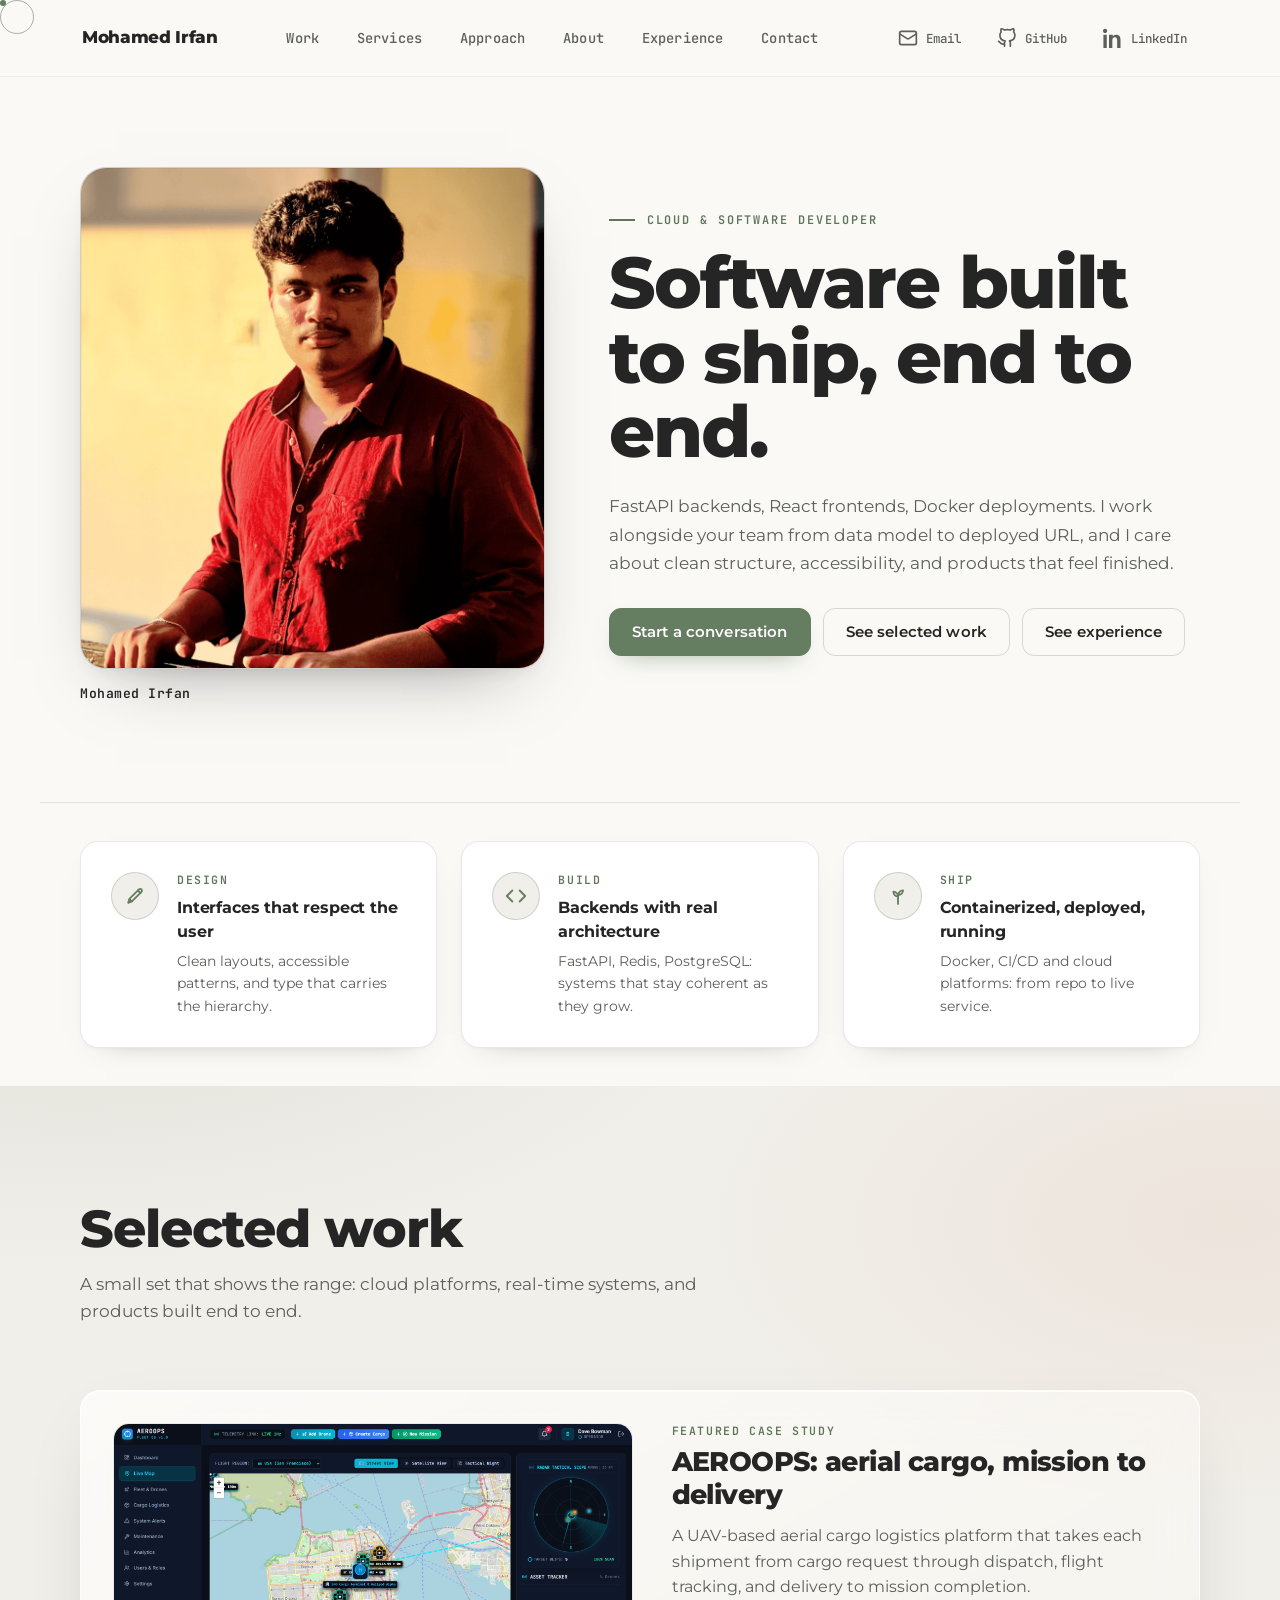
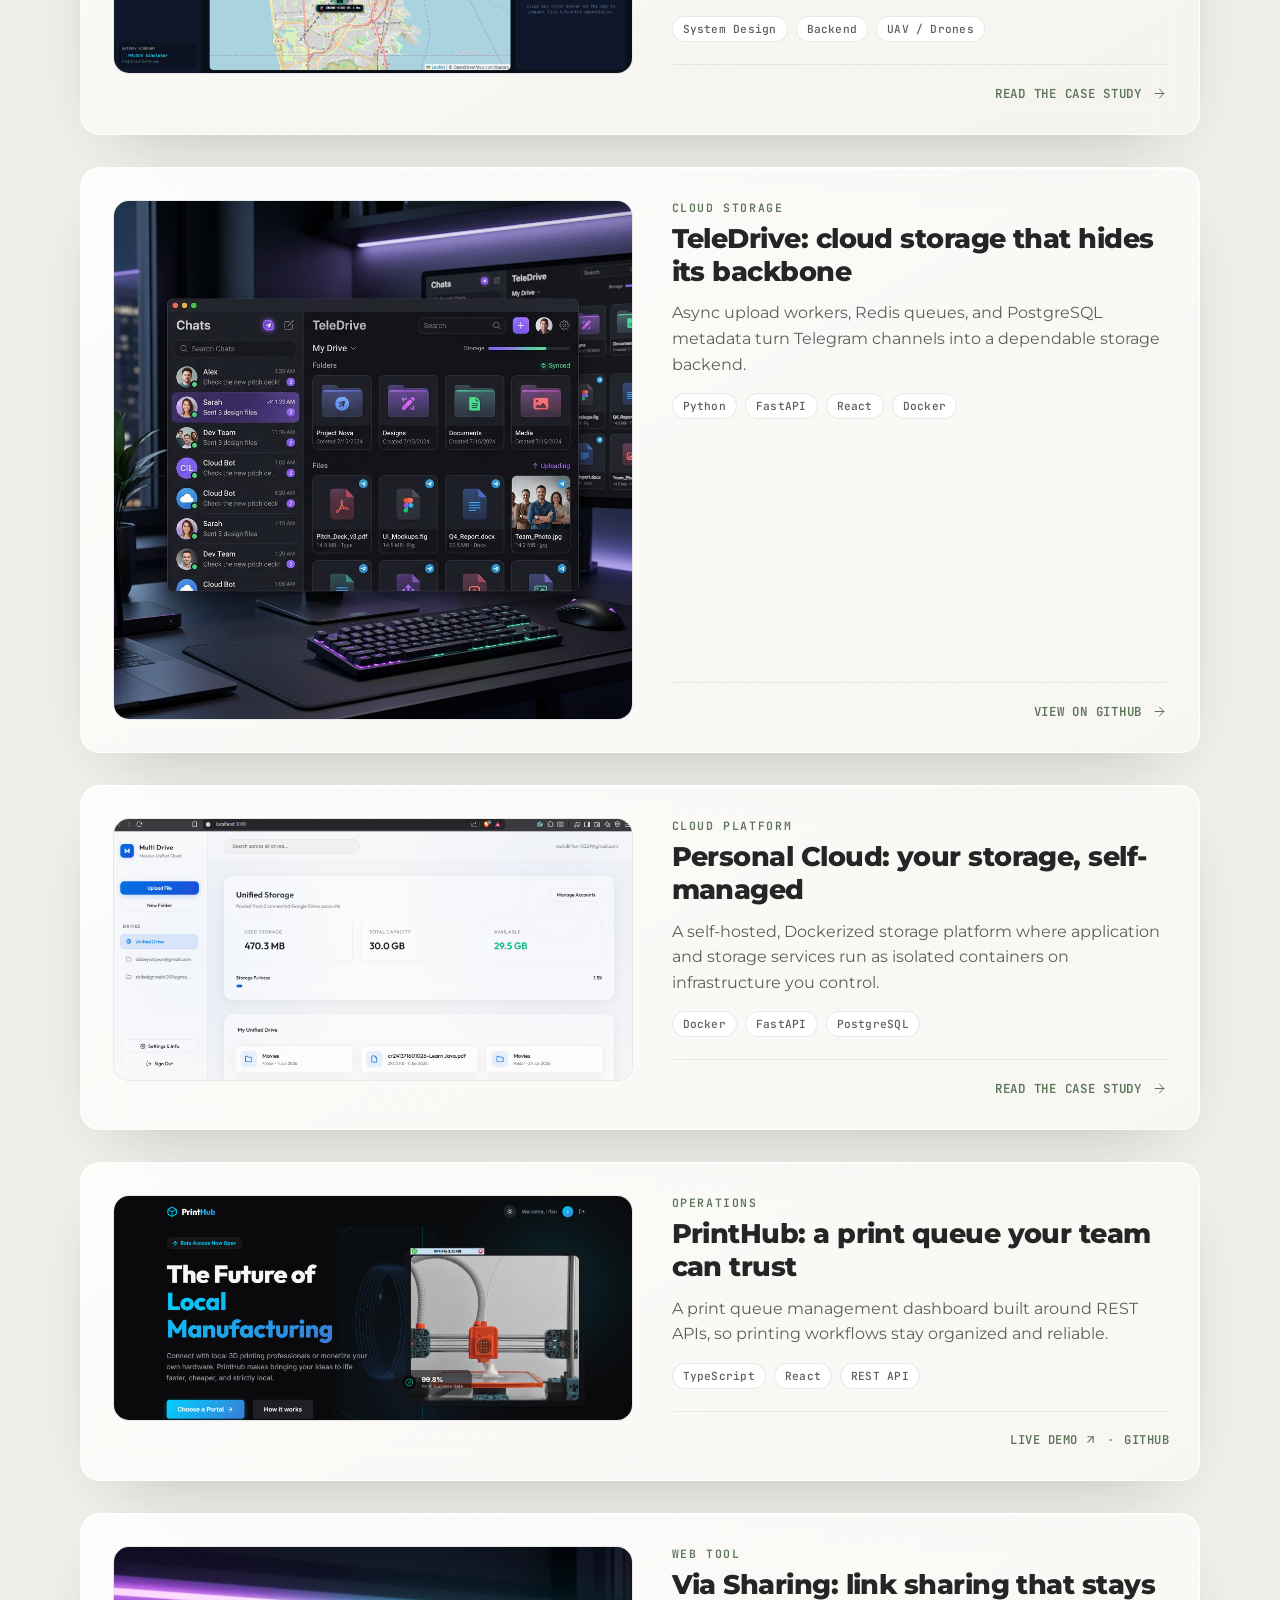
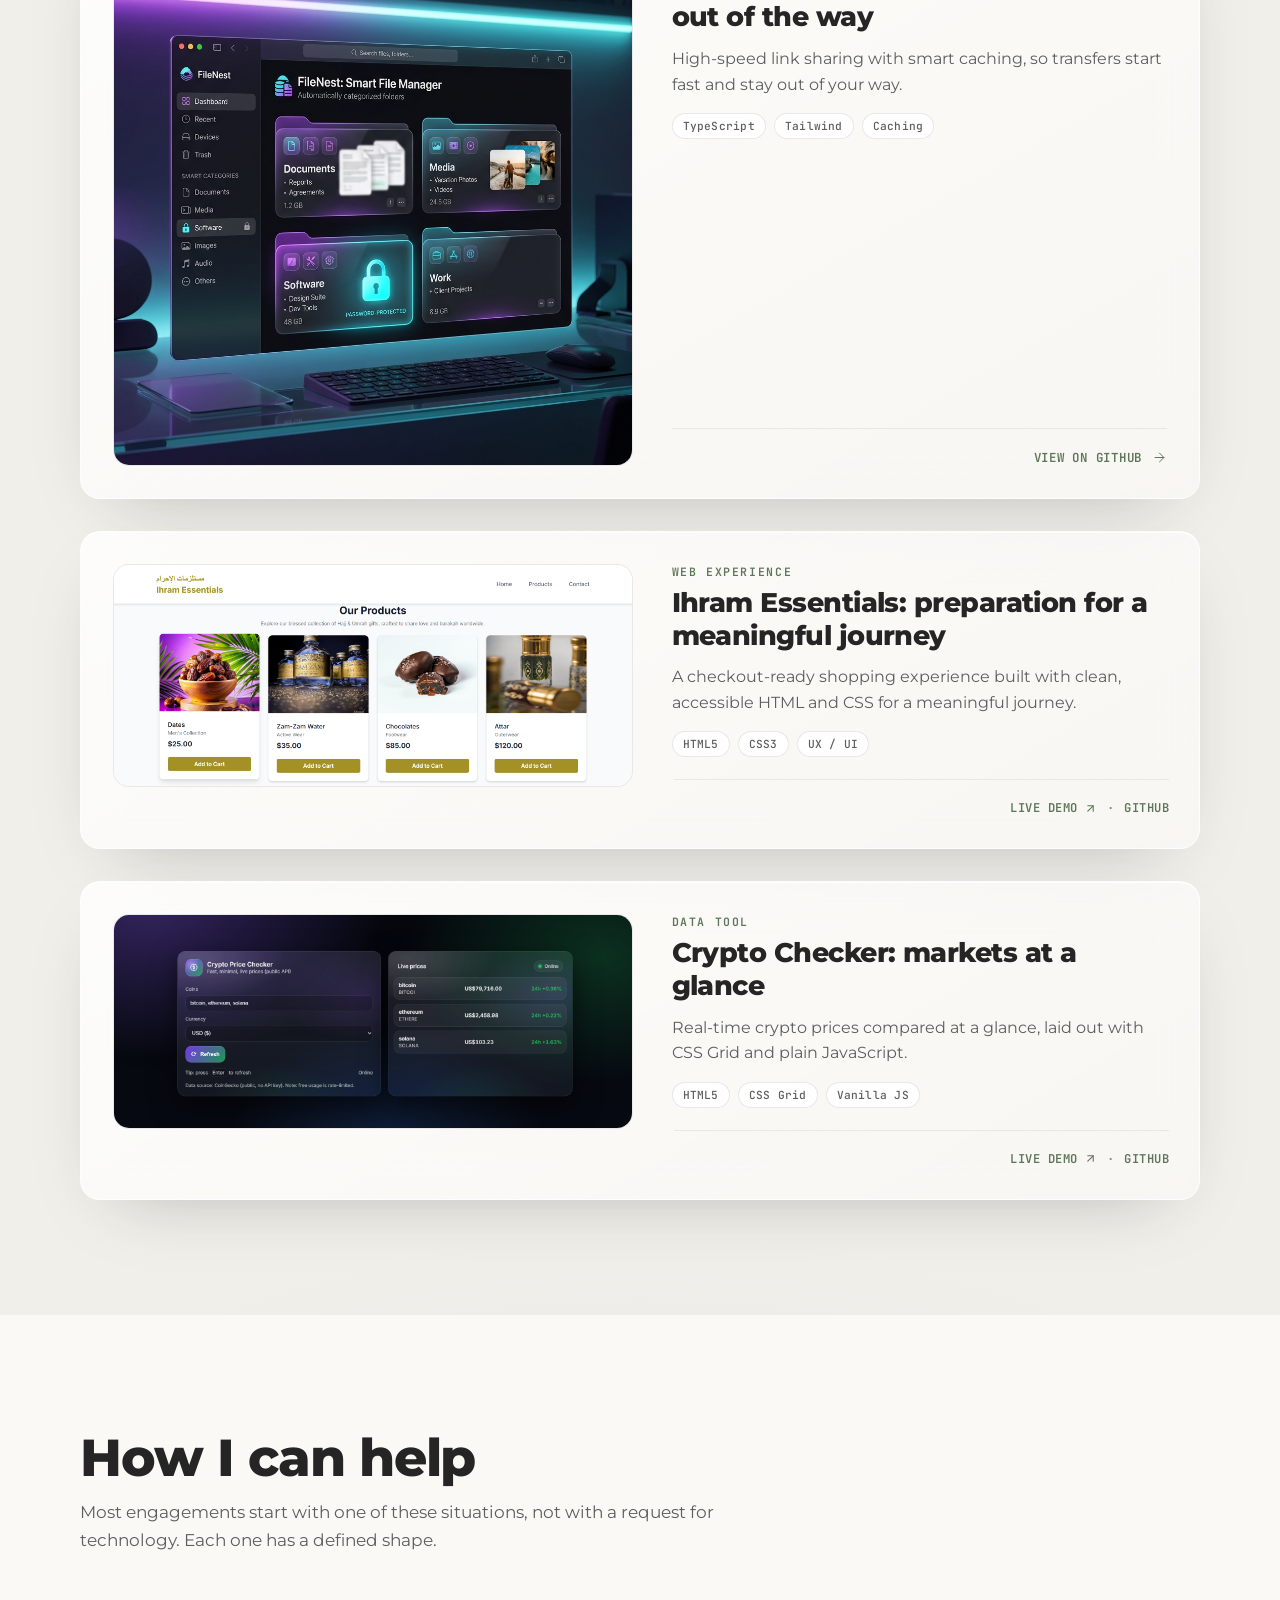
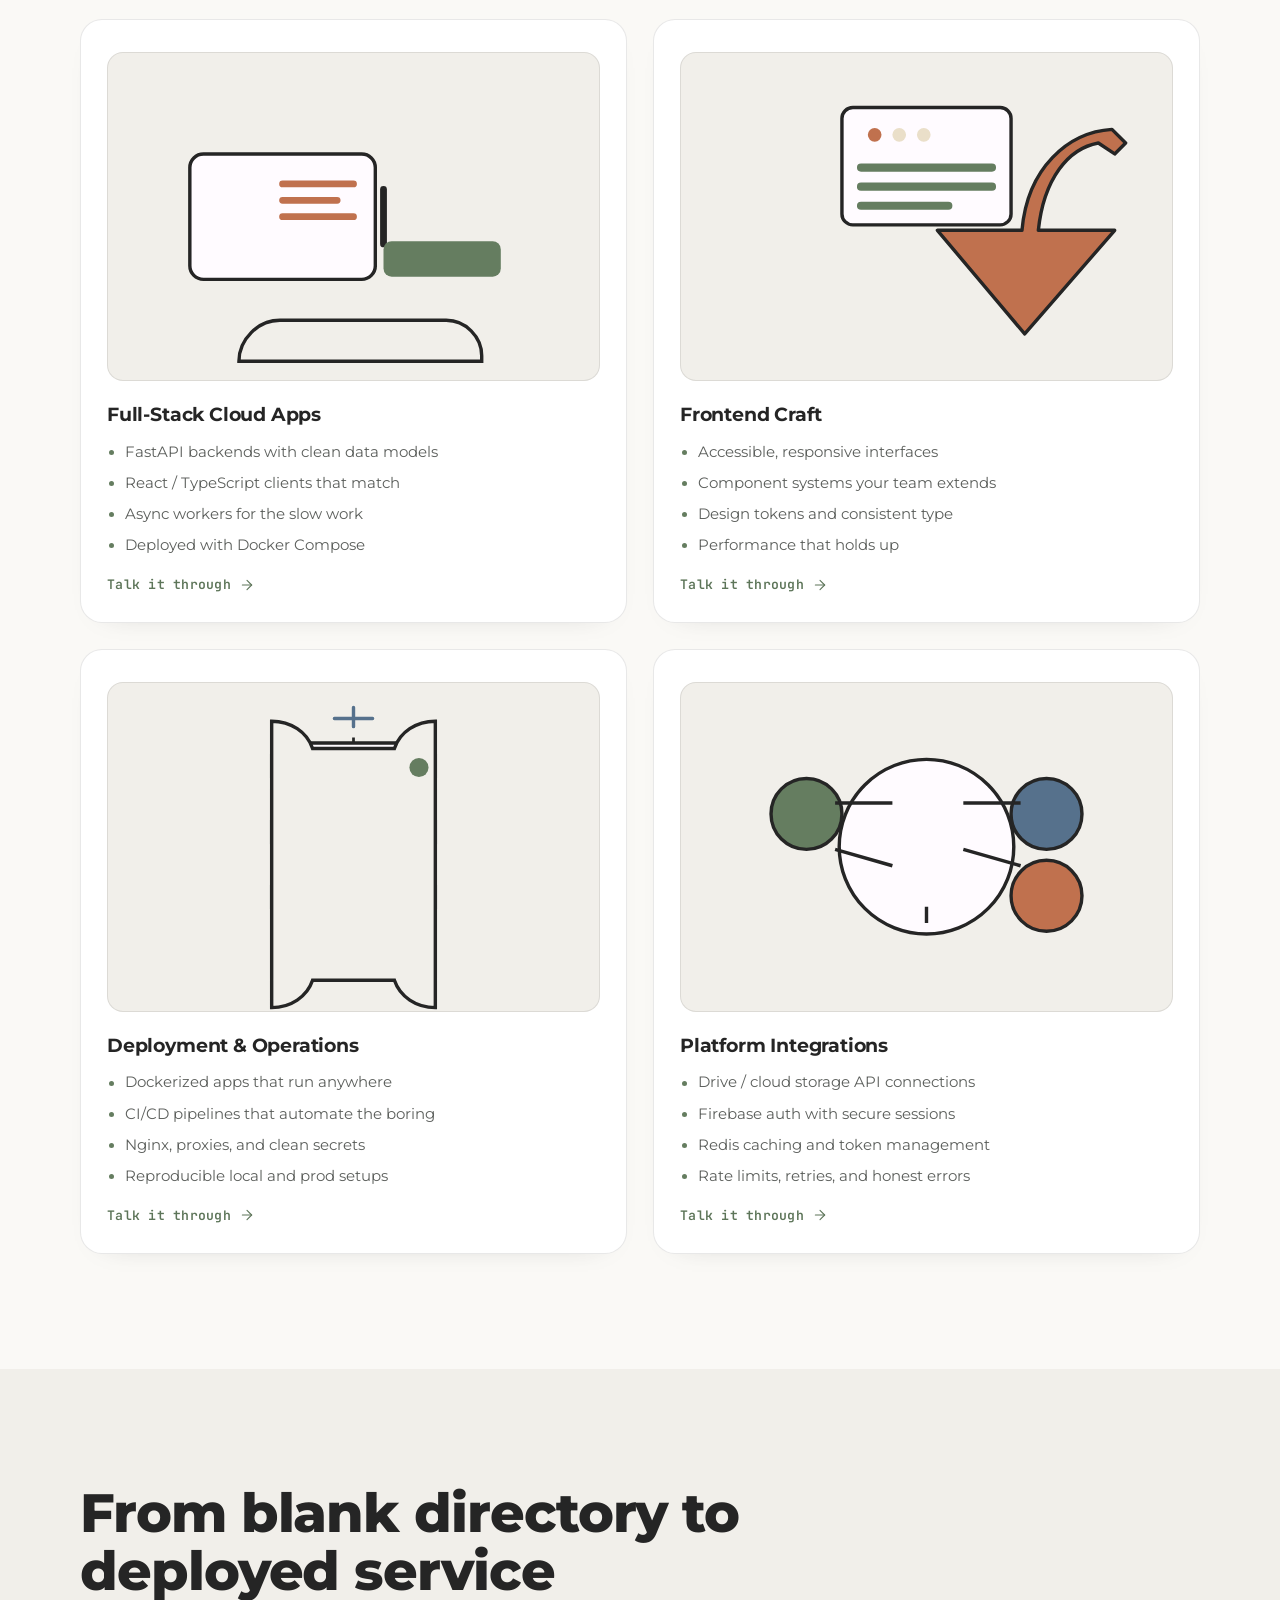
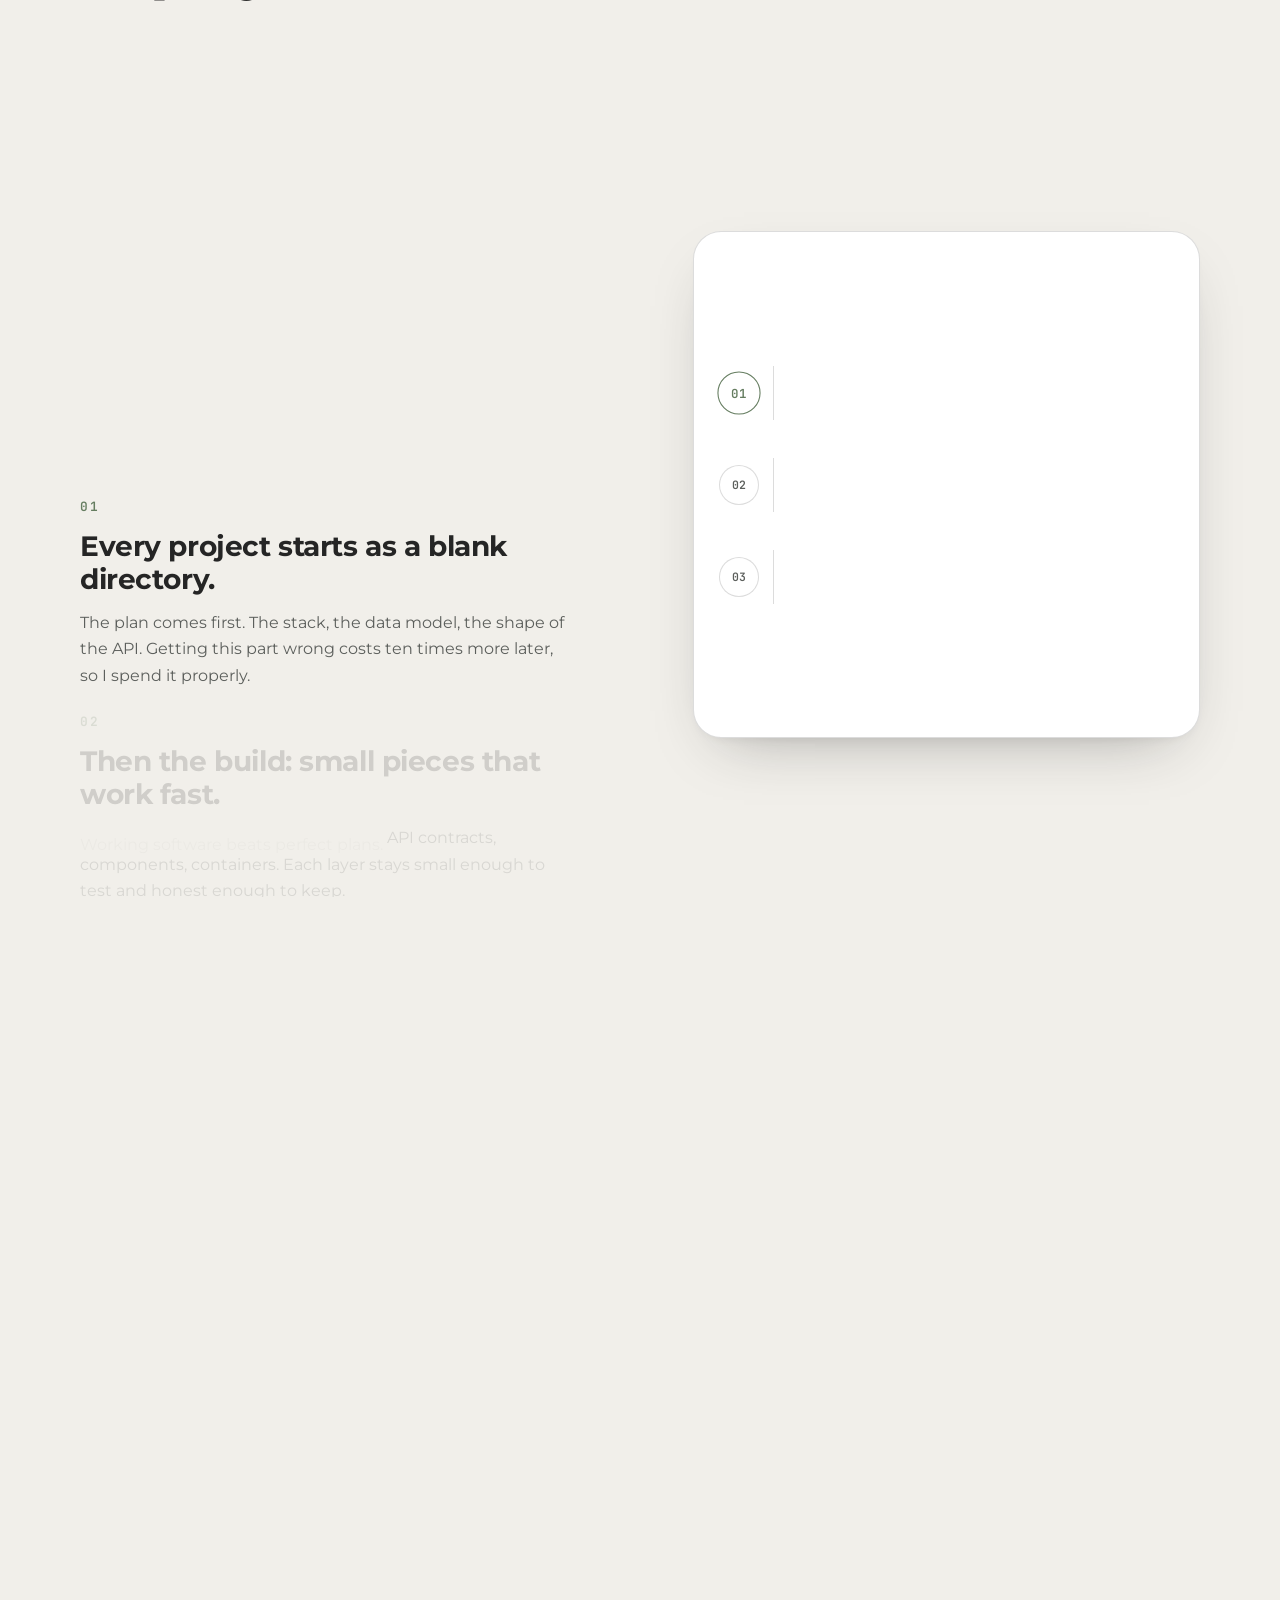
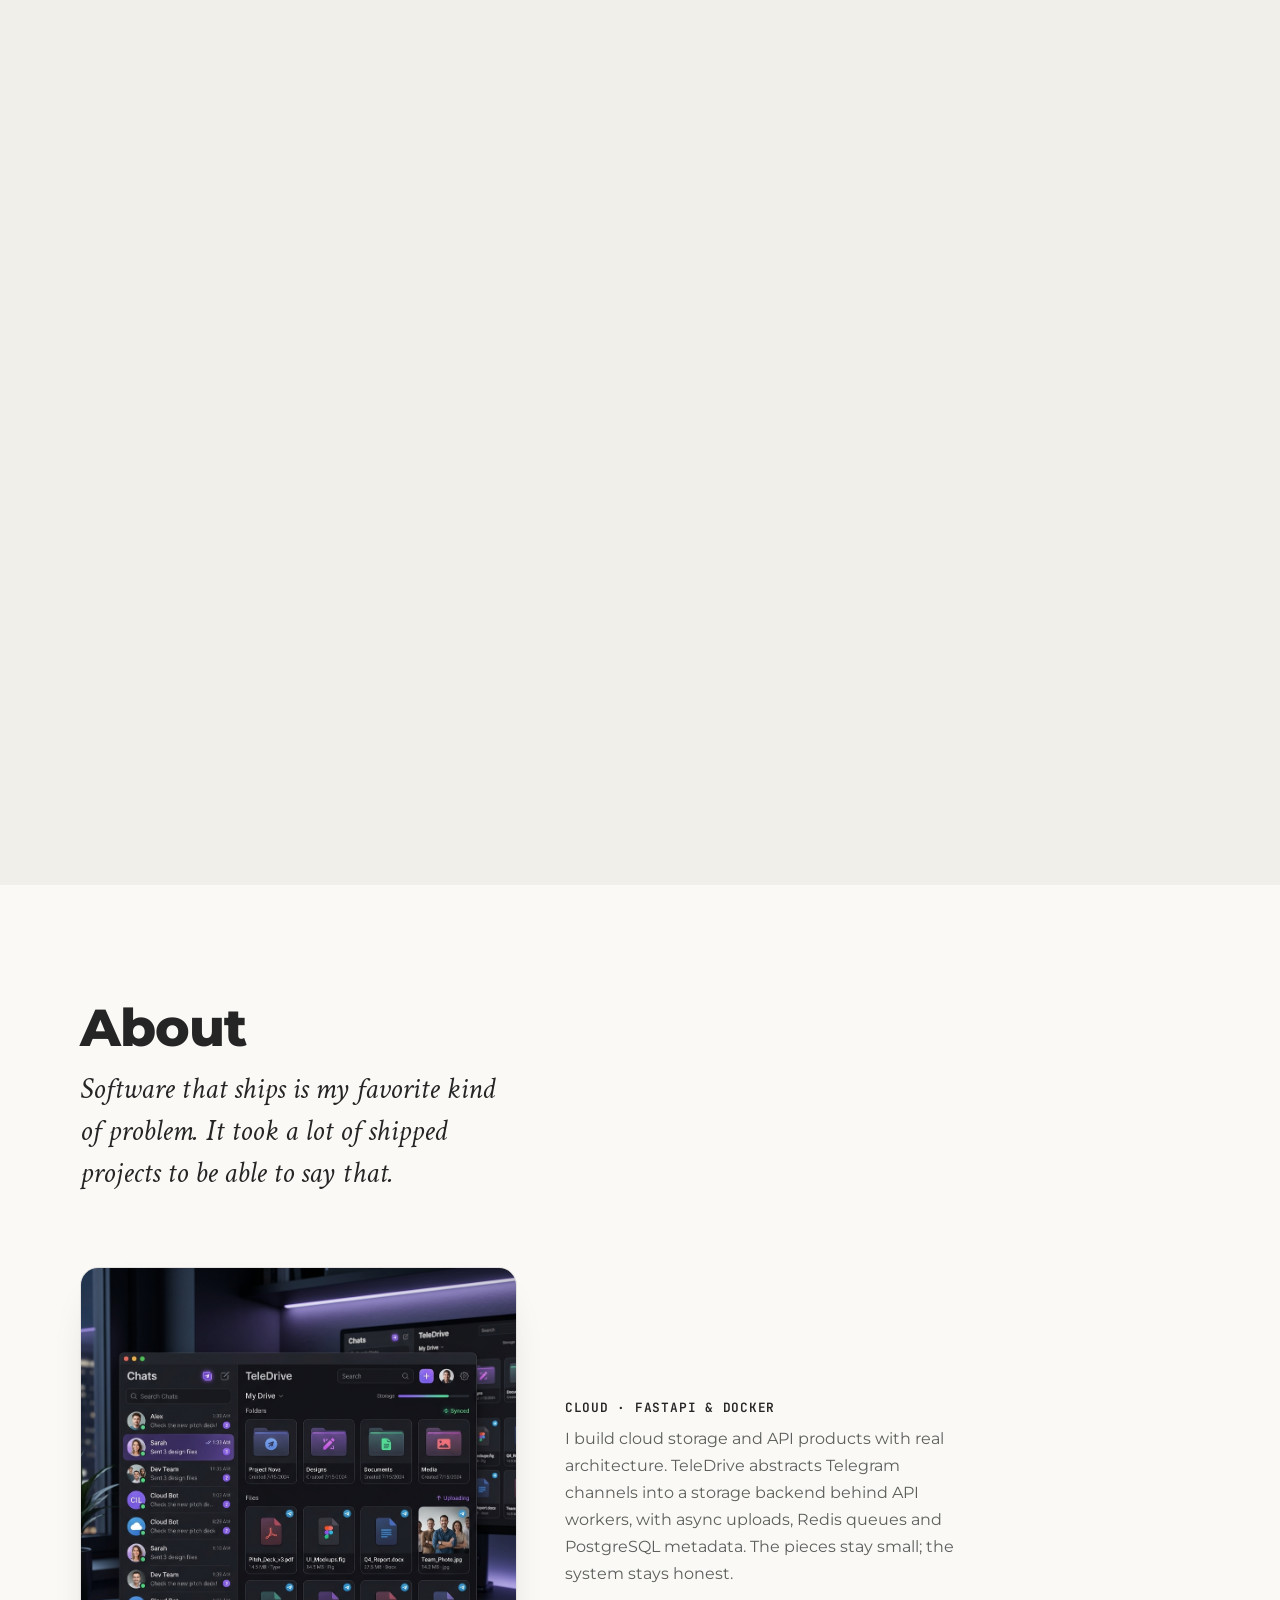
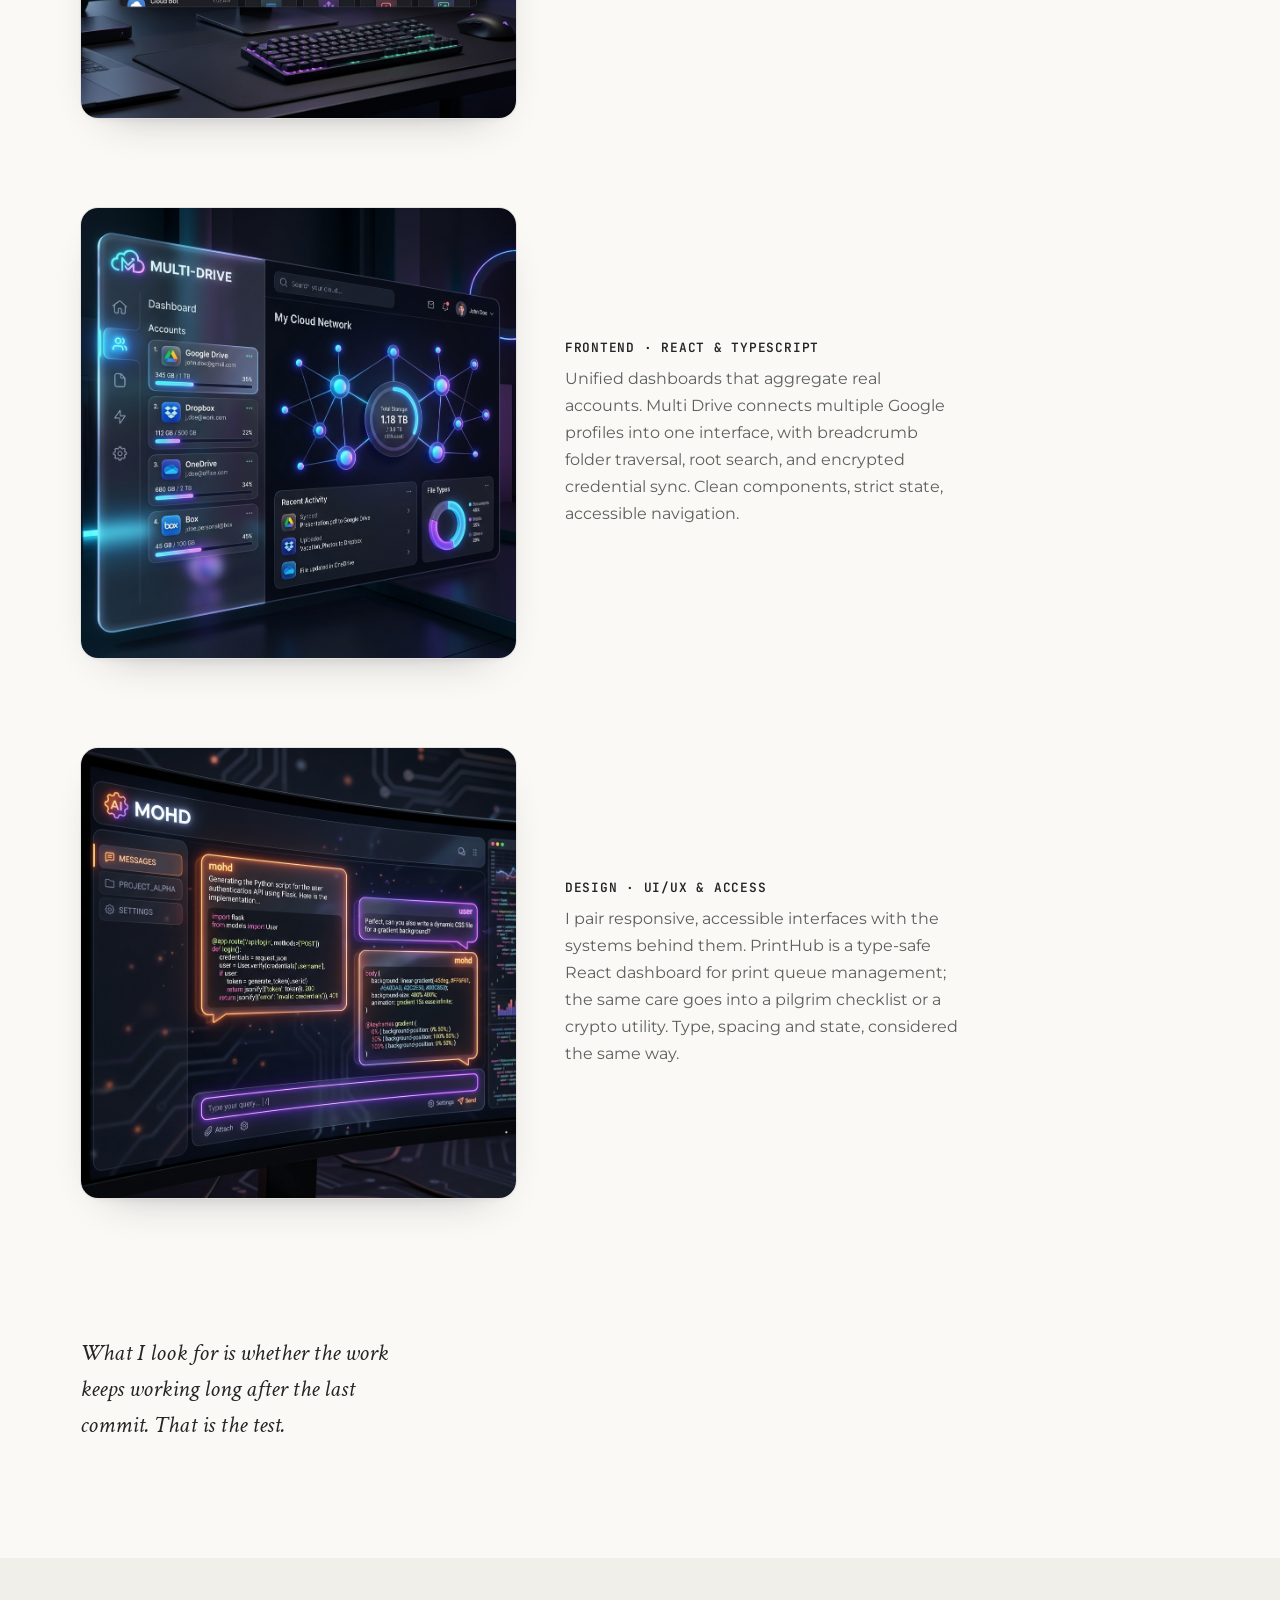
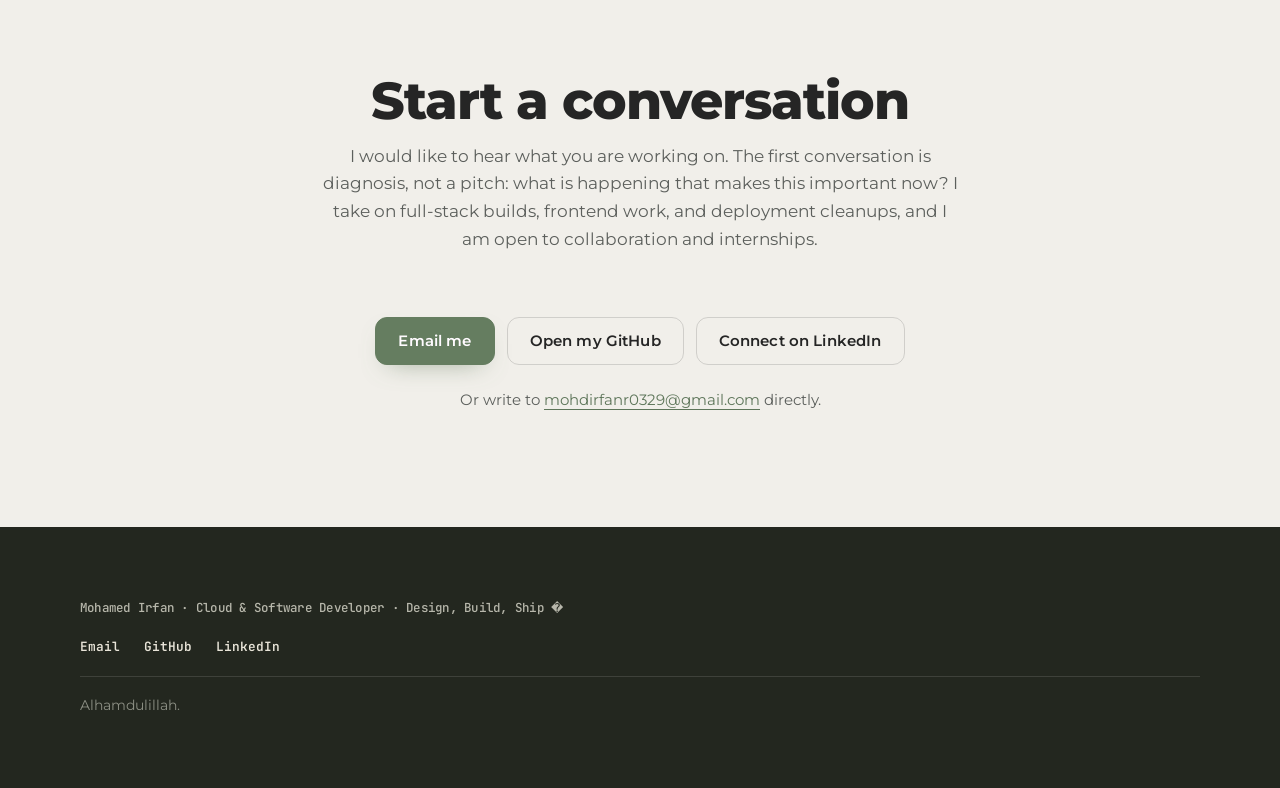
<file: index.html>
<!DOCTYPE html>
<html lang="en">
<head>
  <!-- Marks the document as script-capable before first paint, so the
       .reveal hidden state applies only when the observer that clears it
       can actually run. No JS means everything renders plainly visible. -->
  <script>document.documentElement.classList.add('js');</script>
  <meta charset="UTF-8" />
  <meta name="viewport" content="width=device-width, initial-scale=1" />
  <meta name="color-scheme" content="light" />
  <meta name="theme-color" content="#FAF9F6" />
  <title>Mohamed Irfan | Cloud &amp; Software Developer</title>
  <meta name="description" content="Mohamed Irfan (Rizirfan) builds cloud software end to end: FastAPI backends, React frontends, and containerized deployments. Computer Science student shipping products that feel finished." />

  <meta property="og:title" content="Mohamed Irfan | Cloud &amp; Software Developer" />
  <meta property="og:description" content="Cloud software built to ship: FastAPI, React, TypeScript, Docker. Design, build and deploy, end to end." />
  <meta property="og:type" content="website" />

  <link rel="icon" href="assets/avatar.png" />
  <link rel="preload" as="image" href="assets/avatar.png" fetchpriority="high" />
  <link rel="preconnect" href="https://fonts.googleapis.com" />
  <link rel="preconnect" href="https://fonts.gstatic.com" crossorigin="" />
  <link rel="stylesheet" href="https://fonts.googleapis.com/css2?family=Crimson+Text:ital,wght@1,400&family=JetBrains+Mono:wght@400;500;600&family=Montserrat:wght@400;500;600;700;800&display=swap" />

  <link rel="stylesheet" href="styles.css" />
</head>
<body data-cursor="dark">
  <a class="skip-link" href="#main">Skip to main content</a>

  <!-- ============================== NAVIGATION ============================== -->
  <nav class="site-nav" id="siteNav">
    <div class="container nav-inner">
      <button class="logo-btn" aria-label="Mohamed Irfan home" onclick="window.scrollTo({top:0,behavior:'smooth'})">
        <span class="logo-mark" aria-hidden="true">Mohamed Irfan</span>
      </button>
      <ul class="nav-links" aria-label="Site sections">
        <li><a href="#work">Work</a></li>
        <li><a href="#services">Services</a></li>
        <li><a href="#approach">Approach</a></li>
        <li><a href="#about">About</a></li>
        <li><a href="experience.html">Experience</a></li>
        <li><a href="#contact">Contact</a></li>
      </ul>
      <div class="nav-actions">
        <a href="mailto:mohdirfanr0329@gmail.com" class="icon-link" aria-label="Email Mohamed Irfan">
          <svg xmlns="http://www.w3.org/2000/svg" width="20" height="20" viewBox="0 0 24 24" fill="none" stroke="currentColor" stroke-width="2" stroke-linecap="round" stroke-linejoin="round" aria-hidden="true" focusable="false"><rect width="20" height="16" x="2" y="4" rx="2"></rect><path d="m22 7-8.97 5.7a1.94 1.94 0 0 1-2.06 0L2 7"></path></svg>
          <span class="icon-link-label">Email</span>
        </a>
        <a href="https://github.com/Rizirfan" target="_blank" rel="noopener noreferrer" class="icon-link" aria-label="Visit Mohamed Irfan's GitHub profile">
          <svg xmlns="http://www.w3.org/2000/svg" width="20" height="20" viewBox="0 0 24 24" fill="none" stroke="currentColor" stroke-width="2" stroke-linecap="round" stroke-linejoin="round" aria-hidden="true" focusable="false"><path d="M9 19c-5 1.5-5-2.5-7-3m14 6v-3.87a3.37 3.37 0 0 0-.94-2.61c3.14-.35 6.44-1.54 6.44-7A5.44 5.44 0 0 0 20 4.77 5.07 5.07 0 0 0 19.91 1S18.73.65 16 2.48a13.38 13.38 0 0 0-7 0C6.27.65 5.09 1 5.09 1A5.07 5.07 0 0 0 5 4.77a5.44 5.44 0 0 0-1.5 3.78c0 5.42 3.3 6.61 6.44 7A3.37 3.37 0 0 0 9 18.13V22"></path></svg>
          <span class="icon-link-label">GitHub</span>
        </a>
        <a href="https://www.linkedin.com/in/mohamed-irfan-rizwan-49558632b/" target="_blank" rel="noopener noreferrer" class="icon-link" aria-label="Visit Mohamed Irfan's LinkedIn profile">
          <svg xmlns="http://www.w3.org/2000/svg" width="20" height="20" viewBox="0 0 24 24" fill="currentColor" aria-hidden="true" focusable="false"><path d="M4.98 3.5C4.98 4.88 3.87 6 2.5 6S0 4.88 0 3.5 1.12 1 2.5 1s2.48 1.12 2.48 2.5zM.5 8h4V24h-4V8zm7.5 0h3.8v2.2c.5-1 1.8-2.2 4-2.2 4.3 0 5.2 2.8 5.2 6.5V24h-4v-8.5c0-2-.3-4.5-2.7-4.5-2.7 0-3.1 2.1-3.1 4.3V24h-4V8z"/></svg>
          <span class="icon-link-label">LinkedIn</span>
        </a>
      </div>
    </div>
  </nav>

  <main id="main">
    <!-- ============================== HERO ============================== -->
    <section id="hero" class="hero">
      <div class="container hero-grid">
        <div class="hero-photo reveal">
          <figure class="hero-photo-frame">
            <div class="hero-photo-clip">
              <img class="hero-portrait" src="assets/avatar.png" alt="Mohamed Irfan" width="500" height="500" />
            </div>
            <figcaption class="hero-caption">
              <span class="hero-caption-name">Mohamed Irfan</span>
            </figcaption>
          </figure>
        </div>
        <div class="hero-copy">
          <p class="hero-eyebrow reveal">Cloud &amp; Software Developer</p>
          <h1 class="hero-title">Software built to ship, end to end.</h1>
          <p class="hero-invite reveal">FastAPI backends, React frontends, Docker deployments. I work alongside your team from data model to deployed URL, and I care about clean structure, accessibility, and products that feel finished.</p>
          <div class="cta-row hero-cta reveal">
            <a href="#contact" class="btn btn-primary">Start a conversation</a>
            <a href="#work" class="btn btn-ghost">See selected work</a>
            <a href="experience.html" class="btn btn-ghost">See experience</a>
          </div>
        </div>
      </div>

      <!-- Proof inside the first screen: the loop this practice runs on.
           Every claim here is carried by a project below. -->
      <div class="container hero-proof reveal" style="padding-top: 3%; padding-bottom: 3%;">
        <ol class="proof-row">
          <li class="proof-step">
            <span class="proof-node"><svg class="proof-icon" viewBox="0 0 24 24" aria-hidden="true"><path d="M4.6 19.4 5.9 15.2 16.3 4.8a1.9 1.9 0 0 1 2.7 0 1.9 1.9 0 0 1 0 2.7L8.6 17.9z"></path><path d="M15.1 6 18 8.9"></path><path d="M6 15.3 8.6 17.9"></path></svg></span>
            <div class="proof-body">
              <p class="proof-years">Design</p>
              <h2 class="proof-title">Interfaces that respect the user</h2>
              <p class="proof-note">Clean layouts, accessible patterns, and type that carries the hierarchy.</p>
            </div>
          </li>
          <li class="proof-step">
            <span class="proof-node"><svg class="proof-icon" viewBox="0 0 24 24" aria-hidden="true"><polyline points="16 18 22 12 16 6"></polyline><polyline points="8 6 2 12 8 18"></polyline></svg></span>
            <div class="proof-body">
              <p class="proof-years">Build</p>
              <h2 class="proof-title">Backends with real architecture</h2>
              <p class="proof-note">FastAPI, Redis, PostgreSQL: systems that stay coherent as they grow.</p>
            </div>
          </li>
          <li class="proof-step">
            <span class="proof-node"><svg class="proof-icon" viewBox="0 0 24 24" aria-hidden="true"><path d="M12 20.6V11.4"></path><path d="M12 12.4C9.2 12.4 7 10.2 7 7.4c2.8 0 5 2.2 5 5z"></path><path d="M12.5 10.8c0-2.8 2.2-5 5-5 0 2.8-2.2 5-5 5z"></path></svg></span>
            <div class="proof-body">
              <p class="proof-years">Ship</p>
              <h2 class="proof-title">Containerized, deployed, running</h2>
              <p class="proof-note">Docker, CI/CD and cloud platforms: from repo to live service.</p>
            </div>
          </li>
        </ol>
      </div>

    </section>

    <!-- ============================== CASE STUDIES ============================== -->
    <section id="work" class="case-studies">
      <div class="container">
        <header class="section-head reveal">
          <h2>Selected work</h2>
          <p>A small set that shows the range: cloud platforms, real-time systems, and products built end to end.</p>
        </header>

        <div class="case-grid stagger">
          <a class="case-card case-feature reveal" href="aeroops.html" aria-label="Read the AeroLogistics (AEROOPS) case study">
            <div class="case-thumb">
              <img decoding="async" loading="lazy" src="assets/aero/Screenshot 2026-08-13 231533.png" alt="AEROOPS: a UAV-based aerial cargo logistics platform">
            </div>
            <div class="case-text">
              <span class="case-index">Featured case study</span>
              <h3>AEROOPS: aerial cargo, mission to delivery</h3>
              <p>A UAV-based aerial cargo logistics platform that takes each shipment from cargo request through dispatch, flight tracking, and delivery to mission completion.</p>
              <div class="tag-row">
                <span class="tag">System Design</span>
                <span class="tag">Backend</span>
                <span class="tag">UAV / Drones</span>
              </div>
              <span class="case-more" aria-hidden="true">Read the case study<svg viewBox="0 0 24 24" fill="none" stroke="currentColor" stroke-width="1.6" stroke-linecap="round" stroke-linejoin="round"><path d="M5 12h14"></path><path d="m12 5 7 7-7 7"></path></svg></span>
            </div>
          </a>

          <a class="case-card reveal" href="https://github.com/Rizirfan/Teledrive" target="_blank" rel="noopener noreferrer" aria-label="View TeleDrive on GitHub">
            <div class="case-thumb">
              <img decoding="async" loading="lazy" src="assets/teledrive.png" alt="TeleDrive: cloud storage built on Telegram channels">
            </div>
            <div class="case-text">
              <span class="case-index">Cloud storage</span>
              <h3>TeleDrive: cloud storage that hides its backbone</h3>
              <p>Async upload workers, Redis queues, and PostgreSQL metadata turn Telegram channels into a dependable storage backend.</p>
              <div class="tag-row">
                <span class="tag">Python</span>
                <span class="tag">FastAPI</span>
                <span class="tag">React</span>
                <span class="tag">Docker</span>
              </div>
              <span class="case-more" aria-hidden="true">View on GitHub<svg viewBox="0 0 24 24" fill="none" stroke="currentColor" stroke-width="1.6" stroke-linecap="round" stroke-linejoin="round"><path d="M5 12h14"></path><path d="m12 5 7 7-7 7"></path></svg></span>
            </div>
          </a>

          <a class="case-card reveal" href="personal-cloud.html" aria-label="Read the Personal Cloud case study">
            <div class="case-thumb">
              <img decoding="async" loading="lazy" src="assets/Personal Cloud/1781503589450.jpg" alt="Personal Cloud: a Dockerized, self-hosted storage platform">
            </div>
            <div class="case-text">
              <span class="case-index">Cloud platform</span>
              <h3>Personal Cloud: your storage, self-managed</h3>
              <p>A self-hosted, Dockerized storage platform where application and storage services run as isolated containers on infrastructure you control.</p>
              <div class="tag-row">
                <span class="tag">Docker</span>
                <span class="tag">FastAPI</span>
                <span class="tag">PostgreSQL</span>
              </div>
              <span class="case-more" aria-hidden="true">Read the case study<svg viewBox="0 0 24 24" fill="none" stroke="currentColor" stroke-width="1.6" stroke-linecap="round" stroke-linejoin="round"><path d="M5 12h14"></path><path d="m12 5 7 7-7 7"></path></svg></span>
            </div>
          </a>

          <div class="case-card reveal">
            <a class="case-thumb" href="https://printhub-eta-two.vercel.app/" target="_blank" rel="noopener noreferrer" aria-label="View the PrintHub live demo">
              <img decoding="async" loading="lazy" src="assets/printhub/Screenshot 2026-09-05 184411.png" alt="PrintHub: a print queue management dashboard">
            </a>
            <div class="case-text">
              <span class="case-index">Operations</span>
              <a class="case-title-link" href="https://printhub-eta-two.vercel.app/" target="_blank" rel="noopener noreferrer"><h3>PrintHub: a print queue your team can trust</h3></a>
              <p>A print queue management dashboard built around REST APIs, so printing workflows stay organized and reliable.</p>
              <div class="tag-row">
                <span class="tag">TypeScript</span>
                <span class="tag">React</span>
                <span class="tag">REST API</span>
              </div>
              <div class="case-links">
                <a href="https://printhub-eta-two.vercel.app/" target="_blank" rel="noopener noreferrer">Live demo<svg viewBox="0 0 24 24" fill="none" stroke="currentColor" stroke-width="2" stroke-linecap="round" stroke-linejoin="round" aria-hidden="true"><path d="M7 17 17 7"></path><path d="M7 7h10v10"></path></svg></a>
                <span class="sep" aria-hidden="true">·</span>
                <a href="https://github.com/Rizirfan/printhub" target="_blank" rel="noopener noreferrer">GitHub</a>
              </div>
            </div>
          </div>

          <a class="case-card reveal" href="https://github.com/Rizirfan/via-sharing" target="_blank" rel="noopener noreferrer" aria-label="View Via Sharing on GitHub">
            <div class="case-thumb">
              <img decoding="async" loading="lazy" src="assets/filenest.png" alt="Via Sharing: high-speed link sharing service">
            </div>
            <div class="case-text">
              <span class="case-index">Web tool</span>
              <h3>Via Sharing: link sharing that stays out of the way</h3>
              <p>High-speed link sharing with smart caching, so transfers start fast and stay out of your way.</p>
              <div class="tag-row">
                <span class="tag">TypeScript</span>
                <span class="tag">Tailwind</span>
                <span class="tag">Caching</span>
              </div>
              <span class="case-more" aria-hidden="true">View on GitHub<svg viewBox="0 0 24 24" fill="none" stroke="currentColor" stroke-width="1.6" stroke-linecap="round" stroke-linejoin="round"><path d="M5 12h14"></path><path d="m12 5 7 7-7 7"></path></svg></span>
            </div>
          </a>

          <div class="case-card reveal">
            <a class="case-thumb" href="https://rizirfan.github.io/Ihram-Essentials/shop.html" target="_blank" rel="noopener noreferrer" aria-label="View the Ihram Essentials live demo">
              <img decoding="async" loading="lazy" src="assets/Ihram Essentials/Screenshot 2026-09-05 185647.png" alt="Ihram Essentials: pilgrim preparation checklists">
            </a>
            <div class="case-text">
              <span class="case-index">Web experience</span>
              <a class="case-title-link" href="https://rizirfan.github.io/Ihram-Essentials/shop.html" target="_blank" rel="noopener noreferrer"><h3>Ihram Essentials: preparation for a meaningful journey</h3></a>
              <p>A checkout-ready shopping experience built with clean, accessible HTML and CSS for a meaningful journey.</p>
              <div class="tag-row">
                <span class="tag">HTML5</span>
                <span class="tag">CSS3</span>
                <span class="tag">UX / UI</span>
              </div>
              <div class="case-links">
                <a href="https://rizirfan.github.io/Ihram-Essentials/shop.html" target="_blank" rel="noopener noreferrer">Live demo<svg viewBox="0 0 24 24" fill="none" stroke="currentColor" stroke-width="2" stroke-linecap="round" stroke-linejoin="round" aria-hidden="true"><path d="M7 17 17 7"></path><path d="M7 7h10v10"></path></svg></a>
                <span class="sep" aria-hidden="true">·</span>
                <a href="https://github.com/Rizirfan/Ihram-Essentials" target="_blank" rel="noopener noreferrer">GitHub</a>
              </div>
            </div>
          </div>

          <div class="case-card reveal">
            <a class="case-thumb" href="https://rizirfan.github.io/Crypto-price-Checker-/" target="_blank" rel="noopener noreferrer" aria-label="View the Crypto Checker live demo">
              <img decoding="async" loading="lazy" src="assets/crypto/Screenshot 2026-09-05 185253.png" alt="Crypto Checker: real-time price comparison">
            </a>
            <div class="case-text">
              <span class="case-index">Data tool</span>
              <a class="case-title-link" href="https://rizirfan.github.io/Crypto-price-Checker-/" target="_blank" rel="noopener noreferrer"><h3>Crypto Checker: markets at a glance</h3></a>
              <p>Real-time crypto prices compared at a glance, laid out with CSS Grid and plain JavaScript.</p>
              <div class="tag-row">
                <span class="tag">HTML5</span>
                <span class="tag">CSS Grid</span>
                <span class="tag">Vanilla JS</span>
              </div>
              <div class="case-links">
                <a href="https://rizirfan.github.io/Crypto-price-Checker-/" target="_blank" rel="noopener noreferrer">Live demo<svg viewBox="0 0 24 24" fill="none" stroke="currentColor" stroke-width="2" stroke-linecap="round" stroke-linejoin="round" aria-hidden="true"><path d="M7 17 17 7"></path><path d="M7 7h10v10"></path></svg></a>
                <span class="sep" aria-hidden="true">·</span>
                <a href="https://github.com/Rizirfan/Crypto-price-Checker-" target="_blank" rel="noopener noreferrer">GitHub</a>
              </div>
            </div>
          </div>
        </div>
      </div>
    </section>

    <!-- ============================== SERVICES ============================== -->
    <section id="services" class="services">
      <div class="container">
        <header class="section-head reveal">
          <h2>How I can help</h2>
          <p>Most engagements start with one of these situations, not with a request for technology. Each one has a defined shape.</p>
        </header>
        <div class="engagement-grid stagger">
          <a class="engagement-card reveal" href="#contact">
            <div class="engagement-figure"><svg viewBox="0 0 360 240" fill="none" aria-hidden="true"><rect x="60" y="74" width="136" height="92" rx="10" fill="#FFFBFF" stroke="#252525" stroke-width="2.5"></rect><path d="M202 100v40" stroke="#252525" stroke-width="5" stroke-linecap="round"></path><rect x="202" y="138" width="86" height="26" rx="6" fill="#657D60"></rect><path d="M128 96h52M128 108h40M128 120h52" stroke="#C0714E" stroke-width="5" stroke-linecap="round"></path><path d="M96 226c0-16 14-30 30-30h122c14 0 26 12 26 26v4H96z" fill="#F1EFEA" stroke="#252525" stroke-width="2.5"></path></svg></div>
            <h3>Full-Stack Cloud Apps</h3>
            <ul class="engagement-points">
              <li>FastAPI backends with clean data models</li>
              <li>React / TypeScript clients that match</li>
              <li>Async workers for the slow work</li>
              <li>Deployed with Docker Compose</li>
            </ul>
            <span class="engagement-go" aria-hidden="true">Talk it through<svg viewBox="0 0 24 24" fill="none" stroke="currentColor" stroke-width="1.6" stroke-linecap="round" stroke-linejoin="round"><path d="M5 12h14"></path><path d="m12 5 7 7-7 7"></path></svg></span>
          </a>

          <a class="engagement-card reveal" href="#contact">
            <div class="engagement-figure"><svg viewBox="0 0 360 240" fill="none" aria-hidden="true"><rect x="118" y="40" width="124" height="86" rx="8" fill="#FFFBFF" stroke="#252525" stroke-width="2.5"></rect><circle cx="142" cy="60" r="5" fill="#C0714E"></circle><circle cx="160" cy="60" r="5" fill="#EADFC9"></circle><circle cx="178" cy="60" r="5" fill="#EADFC9"></circle><path d="M132 84h96M132 98h96M132 112h64" stroke="#657D60" stroke-width="6" stroke-linecap="round"></path><path d="M250 130c4-46 34-72 66-74l10 10-8 8-12-8c-22 4-40 26-44 64h56l-66 76-64-76z" fill="#C0714E" stroke="#252525" stroke-width="2.5" stroke-linejoin="round"></path></svg></div>
            <h3>Frontend Craft</h3>
            <ul class="engagement-points">
              <li>Accessible, responsive interfaces</li>
              <li>Component systems your team extends</li>
              <li>Design tokens and consistent type</li>
              <li>Performance that holds up</li>
            </ul>
            <span class="engagement-go" aria-hidden="true">Talk it through<svg viewBox="0 0 24 24" fill="none" stroke="currentColor" stroke-width="1.6" stroke-linecap="round" stroke-linejoin="round"><path d="M5 12h14"></path><path d="m12 5 7 7-7 7"></path></svg></span>
          </a>

          <a class="engagement-card reveal" href="#contact">
            <div class="engagement-figure"><svg viewBox="0 0 360 240" fill="none" aria-hidden="true"><rect x="120" y="44" width="120" height="34" rx="8" fill="#FFFBFF" stroke="#252525" stroke-width="2.5"></rect><rect x="120" y="92" width="120" height="34" rx="8" fill="#FFFBFF" stroke="#252525" stroke-width="2.5"></rect><rect x="120" y="140" width="120" height="34" rx="8" fill="#FFFBFF" stroke="#252525" stroke-width="2.5"></rect><path d="M180 40v136" stroke="#252525" stroke-width="2" stroke-dasharray="4 6"></path><path d="M166 26h28M180 18v14" stroke="#56718C" stroke-width="2.5" stroke-linecap="round"></path><path d="M120 28v210c14 0 26-8 30-20h60c4 12 16 20 30 20V28c-14 0-26 8-30 20h-60c-4-12-16-20-30-20z" fill="#F1EFEA" stroke="#252525" stroke-width="2.5"></path><circle cx="228" cy="62" r="7" fill="#657D60"></circle></svg></div>
            <h3>Deployment &amp; Operations</h3>
            <ul class="engagement-points">
              <li>Dockerized apps that run anywhere</li>
              <li>CI/CD pipelines that automate the boring</li>
              <li>Nginx, proxies, and clean secrets</li>
              <li>Reproducible local and prod setups</li>
            </ul>
            <span class="engagement-go" aria-hidden="true">Talk it through<svg viewBox="0 0 24 24" fill="none" stroke="currentColor" stroke-width="1.6" stroke-linecap="round" stroke-linejoin="round"><path d="M5 12h14"></path><path d="m12 5 7 7-7 7"></path></svg></span>
          </a>

          <a class="engagement-card reveal" href="#contact">
            <div class="engagement-figure"><svg viewBox="0 0 360 240" fill="none" aria-hidden="true"><circle cx="180" cy="120" r="64" fill="#FFFBFF" stroke="#252525" stroke-width="2.5"></circle><circle cx="92" cy="96" r="26" fill="#657D60" stroke="#252525" stroke-width="2.5"></circle><circle cx="268" cy="96" r="26" fill="#56718C" stroke="#252525" stroke-width="2.5"></circle><circle cx="268" cy="156" r="26" fill="#C0714E" stroke="#252525" stroke-width="2.5"></circle><path d="M113 88h42M207 88h42M207 122l42 12M113 122l42 12M180 176v-12" stroke="#252525" stroke-width="2.5"></path></svg></div>
            <h3>Platform Integrations</h3>
            <ul class="engagement-points">
              <li>Drive / cloud storage API connections</li>
              <li>Firebase auth with secure sessions</li>
              <li>Redis caching and token management</li>
              <li>Rate limits, retries, and honest errors</li>
            </ul>
            <span class="engagement-go" aria-hidden="true">Talk it through<svg viewBox="0 0 24 24" fill="none" stroke="currentColor" stroke-width="1.6" stroke-linecap="round" stroke-linejoin="round"><path d="M5 12h14"></path><path d="m12 5 7 7-7 7"></path></svg></span>
          </a>
        </div>
      </div>
    </section>

    <!-- ============================== APPROACH (sticky scroll story) ============================== -->
    <section id="approach" class="story" aria-label="My approach to building software" data-active="intro">
      <div class="container">
        <header class="story-head">
          <h2 class="story-lead">From blank directory to deployed service</h2>
        </header>

        <div class="story-track">
          <!-- Left: scrolling text steps -->
          <div class="story-steps">
            <div class="story-text-stage">
              <article class="story-step is-active" data-step="0">
                <span class="story-num">01</span>
                <h3>Every project starts as a blank directory.</h3>
                <p><span class="story-lead-in"><span class="ktw"><span class="kti">The</span></span> <span class="ktw"><span class="kti">plan</span></span> <span class="ktw"><span class="kti">comes</span></span> <span class="ktw"><span class="kti">first.</span></span></span> The stack, the data model, the shape of the API. Getting this part wrong costs ten times more later, so I spend it properly.</p>
                <div class="story-step-frame" aria-hidden="true"><svg viewBox="0 0 360 200" fill="none"><rect x="96" y="30" width="168" height="140" rx="12" stroke="#252525" stroke-width="2" stroke-dasharray="6 6"></rect><path d="M128 64h104M128 82h80M128 100h104M128 118h72" stroke="#657D60" stroke-width="5" stroke-linecap="round"></path><path d="M180 30v-12M168 18h24" stroke="#252525" stroke-width="2.5" stroke-linecap="round"></path></svg></div>
              </article>
              <article class="story-step" data-step="1">
                <span class="story-num">02</span>
                <h3>Then the build: small pieces that work fast.</h3>
                <p><span class="story-lead-in"><span class="ktw"><span class="kti">Working</span></span> <span class="ktw"><span class="kti">software</span></span> <span class="ktw"><span class="kti">beats</span></span> <span class="ktw"><span class="kti">perfect</span></span> <span class="ktw"><span class="kti">plans.</span></span></span> API contracts, components, containers. Each layer stays small enough to test and honest enough to keep.</p>
                <div class="story-step-frame" aria-hidden="true"><svg viewBox="0 0 360 200" fill="none"><rect x="96" y="30" width="168" height="26" rx="7" fill="#FFFBFF" stroke="#252525" stroke-width="2.5"></rect><rect x="96" y="70" width="168" height="26" rx="7" fill="#FFFBFF" stroke="#252525" stroke-width="2.5"></rect><rect x="96" y="110" width="168" height="26" rx="7" fill="#FFFBFF" stroke="#252525" stroke-width="2.5"></rect><path d="M180 30v100" stroke="#252525" stroke-width="2" stroke-dasharray="4 6"></path><circle cx="140" cy="43" r="5" fill="#C0714E"></circle><circle cx="220" cy="83" r="5" fill="#657D60"></circle><circle cx="180" cy="123" r="5" fill="#56718C"></circle></svg></div>
              </article>
              <article class="story-step" data-step="2">
                <span class="story-num">03</span>
                <h3>Shipping is where the craft shows.</h3>
                <p><span class="story-lead-in"><span class="ktw"><span class="kti">Built</span></span> <span class="ktw"><span class="kti">is</span></span> <span class="ktw"><span class="kti">just</span></span> <span class="ktw"><span class="kti">the</span></span> <span class="ktw"><span class="kti">start.</span></span></span> Deployed, running, watched, and pruned. What earns its place stays; the rest gets cut without ceremony.</p>
                <div class="story-step-frame" aria-hidden="true"><svg viewBox="0 0 360 200" fill="none"><path d="M180 170c-30-46-74-58-92-60 2-34 30-58 62-58 24 0 46 12 58 32 12-6 26-8 40-4 18 4 32 20 34 38-28 2-60 18-102 52z" fill="#C0714E" stroke="#252525" stroke-width="2.5"></path><circle cx="252" cy="52" r="22" fill="#657D60" stroke="#252525" stroke-width="2.5"></circle><path d="M243 52l7 7 12-14" stroke="#FFFBFF" stroke-width="4" stroke-linecap="round" stroke-linejoin="round"></path></svg></div>
              </article>
            </div>
          </div>

          <!-- Right: pinned stage carrying the scroll-driven scene: the plan
               (a blueprint), the build (a container stack), and the ship (a
               cloud with a check). Scroll progress crossfades between the
               three frames. Decorative: aria-hidden. -->
          <div class="story-sticky">
            <ol class="story-progress" aria-label="Jump to a step">
              <li data-dot="0" class="is-active"><button type="button" class="story-progress-num" aria-label="Go to step 1" aria-current="true" >01</button><span class="story-progress-track" aria-hidden="true"></span></li>
              <li data-dot="1"><button type="button" class="story-progress-num" aria-label="Go to step 2">02</button><span class="story-progress-track" aria-hidden="true"></span></li>
              <li data-dot="2"><button type="button" class="story-progress-num" aria-label="Go to step 3">03</button><span class="story-progress-track" aria-hidden="true"></span></li>
            </ol>

            <div class="story-stage" aria-hidden="true">
              <svg id="storyScene" class="story-scene" viewBox="0 0 720 720" focusable="false" aria-hidden="true">
                <ellipse id="scPlate" cx="360" cy="600" rx="230" ry="26" fill="#252525" opacity="0" style="opacity:0"></ellipse>

                <g class="sc-frame" id="scFPlan" data-t0="0.00" data-t1="0.30" style="opacity:0;visibility:hidden;transform:translateY(14px)">
                  <rect x="212" y="150" width="296" height="388" rx="18" fill="#FFFBFF" opacity="0.9" stroke="#252525" stroke-width="3" stroke-dasharray="10 8"></rect>
                  <path d="M252 216h216M252 244h160" stroke="#657D60" stroke-width="6" stroke-linecap="round"></path>
                  <path d="M252 274h216M252 302h180M252 330h216" stroke="#D9D4CB" stroke-width="6" stroke-linecap="round"></path>
                  <path d="M252 386h216M252 414h160M252 442h216" stroke="#56718C" stroke-width="6" stroke-linecap="round"></path>
                  <path d="M252 492h120" stroke="#C0714E" stroke-width="6" stroke-linecap="round"></path>
                </g>

                <g class="sc-frame" id="scFBuild" data-t0="0.34" data-t1="0.64" style="opacity:0;visibility:hidden;transform:translateY(14px)">
                  <rect x="270" y="300" width="180" height="54" rx="10" fill="#FFFBFF" stroke="#252525" stroke-width="3"></rect>
                  <rect x="270" y="374" width="180" height="54" rx="10" fill="#FFFBFF" stroke="#252525" stroke-width="3"></rect>
                  <rect x="270" y="448" width="180" height="54" rx="10" fill="#FFFBFF" stroke="#252525" stroke-width="3"></rect>
                  <path d="M360 300v202" stroke="#252525" stroke-width="2.5" stroke-dasharray="6 8"></path>
                  <circle cx="306" cy="327" r="9" fill="#C0714E"></circle>
                  <circle cx="414" cy="401" r="9" fill="#657D60"></circle>
                  <circle cx="360" cy="475" r="9" fill="#56718C"></circle>
                  <path d="M360 262v-34" stroke="#252525" stroke-width="3" stroke-linecap="round"></path>
                  <circle cx="360" cy="254" r="6" fill="#252525"></circle>
                </g>

                <g class="sc-frame" id="scFShip" data-t0="0.68" data-t1="1.00" style="opacity:0;visibility:hidden;transform:translateY(14px)">
                  <path d="M360 500v-120" stroke="#252525" stroke-width="3" stroke-linecap="round"></path>
                  <path d="M360 392l-26 -26M360 392l26 -26" stroke="#252525" stroke-width="3" stroke-linecap="round"></path>
                  <path d="M214 320c-10-66 40-104 96-104 30 0 56 14 70 38 18-8 38-10 56-4 26 6 44 28 46 52-40 4-84 30-124 72-36-44-88-66-144-54z" fill="#C0714E" stroke="#252525" stroke-width="3"></path>
                  <circle cx="474" cy="158" r="34" fill="#657D60" stroke="#252525" stroke-width="3"></circle>
                  <path d="M460 158l10 10 18-22" stroke="#FFFBFF" stroke-width="5" stroke-linecap="round" stroke-linejoin="round"></path>
                </g>
              </svg>
            </div>
          </div>
        </div>
      </div>
    </section>

    <!-- ============================== ABOUT ============================== -->
    <section id="about" class="about">
      <div class="container">
        <h2 class="reveal">About</h2>
        <p class="about-lede reveal">Software that ships is my favorite kind of problem. It took a lot of shipped projects to be able to say that.</p>

        <div class="about-beats">
          <div class="about-beat-row reveal">
            <a class="about-media" href="assets/teledrive.png" data-zoom="" data-zoom-caption="TeleDrive" data-zoom-alt="TeleDrive application screenshot" aria-label="Open the full TeleDrive screenshot">
              <img src="assets/teledrive.png" width="600" height="450" alt="" loading="lazy" decoding="async">
              <span class="about-media-zoom" aria-hidden="true">
                <svg viewBox="0 0 24 24" fill="none" stroke="currentColor" stroke-width="1.6" stroke-linecap="round" stroke-linejoin="round" aria-hidden="true"><path d="M15 3h6v6"></path><path d="M9 21H3v-6"></path><path d="M21 3l-7 7"></path><path d="M3 21l7-7"></path></svg>
              </span>
            </a>
            <div class="about-beat-text">
              <p><strong class="about-beat">Cloud · FastAPI &amp; Docker</strong>I build cloud storage and API products with real architecture. TeleDrive abstracts Telegram channels into a storage backend behind API workers, with async uploads, Redis queues and PostgreSQL metadata. The pieces stay small; the system stays honest.</p>
            </div>
          </div>

          <div class="about-beat-row reveal">
            <a class="about-media" href="assets/multidrive.png" data-zoom="" data-zoom-caption="Multi Drive" data-zoom-alt="Multi Drive application screenshot" aria-label="Open the full Multi Drive screenshot">
              <img src="assets/multidrive.png" width="600" height="450" alt="" loading="lazy" decoding="async">
              <span class="about-media-zoom" aria-hidden="true">
                <svg viewBox="0 0 24 24" fill="none" stroke="currentColor" stroke-width="1.6" stroke-linecap="round" stroke-linejoin="round" aria-hidden="true"><path d="M15 3h6v6"></path><path d="M9 21H3v-6"></path><path d="M21 3l-7 7"></path><path d="M3 21l7-7"></path></svg>
              </span>
            </a>
            <div class="about-beat-text">
              <p><strong class="about-beat">Frontend · React &amp; TypeScript</strong>Unified dashboards that aggregate real accounts. Multi Drive connects multiple Google profiles into one interface, with breadcrumb folder traversal, root search, and encrypted credential sync. Clean components, strict state, accessible navigation.</p>
            </div>
          </div>

          <div class="about-beat-row reveal">
            <a class="about-media" href="assets/mohd.png" data-zoom="" data-zoom-caption="PrintHub" data-zoom-alt="PrintHub dashboard screenshot" aria-label="Open the full PrintHub screenshot">
              <img src="assets/mohd.png" width="600" height="450" alt="" loading="lazy" decoding="async">
              <span class="about-media-zoom" aria-hidden="true">
                <svg viewBox="0 0 24 24" fill="none" stroke="currentColor" stroke-width="1.6" stroke-linecap="round" stroke-linejoin="round" aria-hidden="true"><path d="M15 3h6v6"></path><path d="M9 21H3v-6"></path><path d="M21 3l-7 7"></path><path d="M3 21l7-7"></path></svg>
              </span>
            </a>
            <div class="about-beat-text">
              <p><strong class="about-beat">Design · UI/UX &amp; Access</strong>I pair responsive, accessible interfaces with the systems behind them. PrintHub is a type-safe React dashboard for print queue management; the same care goes into a pilgrim checklist or a crypto utility. Type, spacing and state, considered the same way.</p>
            </div>
          </div>

          <p class="about-close reveal">What I look for is whether the work keeps working long after the last commit. That is the test.</p>
        </div>
      </div>
    </section>
  </main>

  <!-- ============================== CONTACT ==============================
       Plain on purpose: an email address, a GitHub, a LinkedIn. No intake
       form, no scheduling widget. -->
  <section id="contact" class="contact">
    <div class="container">
      <header class="section-head reveal">
        <h2>Start a conversation</h2>
        <p>I would like to hear what you are working on. The first conversation is diagnosis, not a pitch: what is happening that makes this important now? I take on full-stack builds, frontend work, and deployment cleanups, and I am open to collaboration and internships.</p>
      </header>
      <div class="cta-row reveal">
        <a href="mailto:mohdirfanr0329@gmail.com" class="btn btn-primary">Email me</a>
        <a href="https://github.com/Rizirfan" target="_blank" rel="noopener noreferrer" class="btn btn-ghost">Open my GitHub</a>
        <a href="https://www.linkedin.com/in/mohamed-irfan-rizwan-49558632b/" target="_blank" rel="noopener noreferrer" class="btn btn-ghost">Connect on LinkedIn</a>
      </div>
      <p class="contact-plain reveal">Or write to <a href="mailto:mohdirfanr0329@gmail.com">mohdirfanr0329@gmail.com</a> directly.</p>
    </div>
  </section>

  <footer class="site-footer" data-cursor="light">
    <div class="container footer-inner">
      <p class="footer-name">Mohamed Irfan · Cloud &amp; Software Developer · Design, Build, Ship �</p>
      <ul class="footer-links">
        <li><a href="mailto:mohdirfanr0329@gmail.com">Email</a></li>
        <li><a href="https://github.com/Rizirfan" target="_blank" rel="noopener noreferrer">GitHub</a></li>
        <li><a href="https://www.linkedin.com/in/mohamed-irfan-rizwan-49558632b/" target="_blank" rel="noopener noreferrer">LinkedIn</a></li>
      </ul>
      <p class="footer-note">Alhamdulillah.</p>
    </div>
  </footer>

  <script src="script.js" defer></script>

  <div class="cursor-dot" aria-hidden="true"></div>
  <div class="cursor-ring" aria-hidden="true"></div>
</body>
</html>
</file>
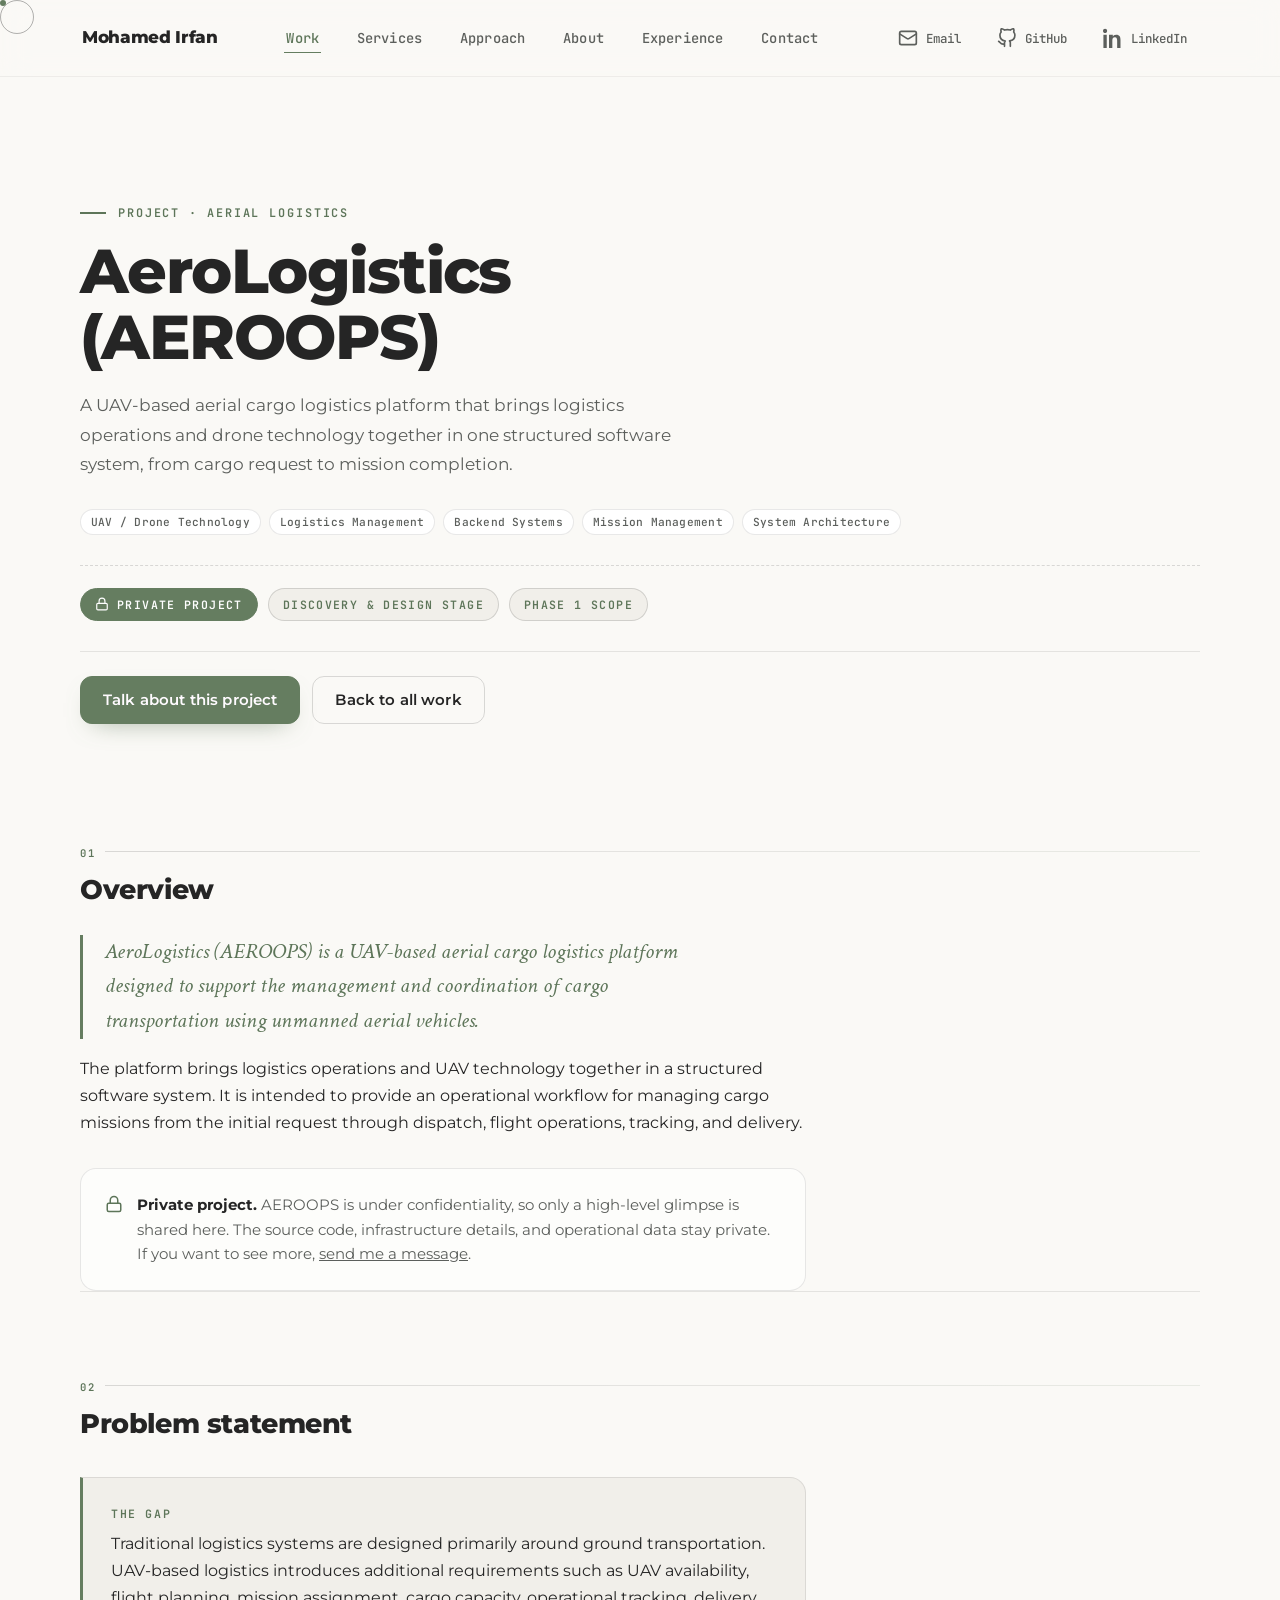
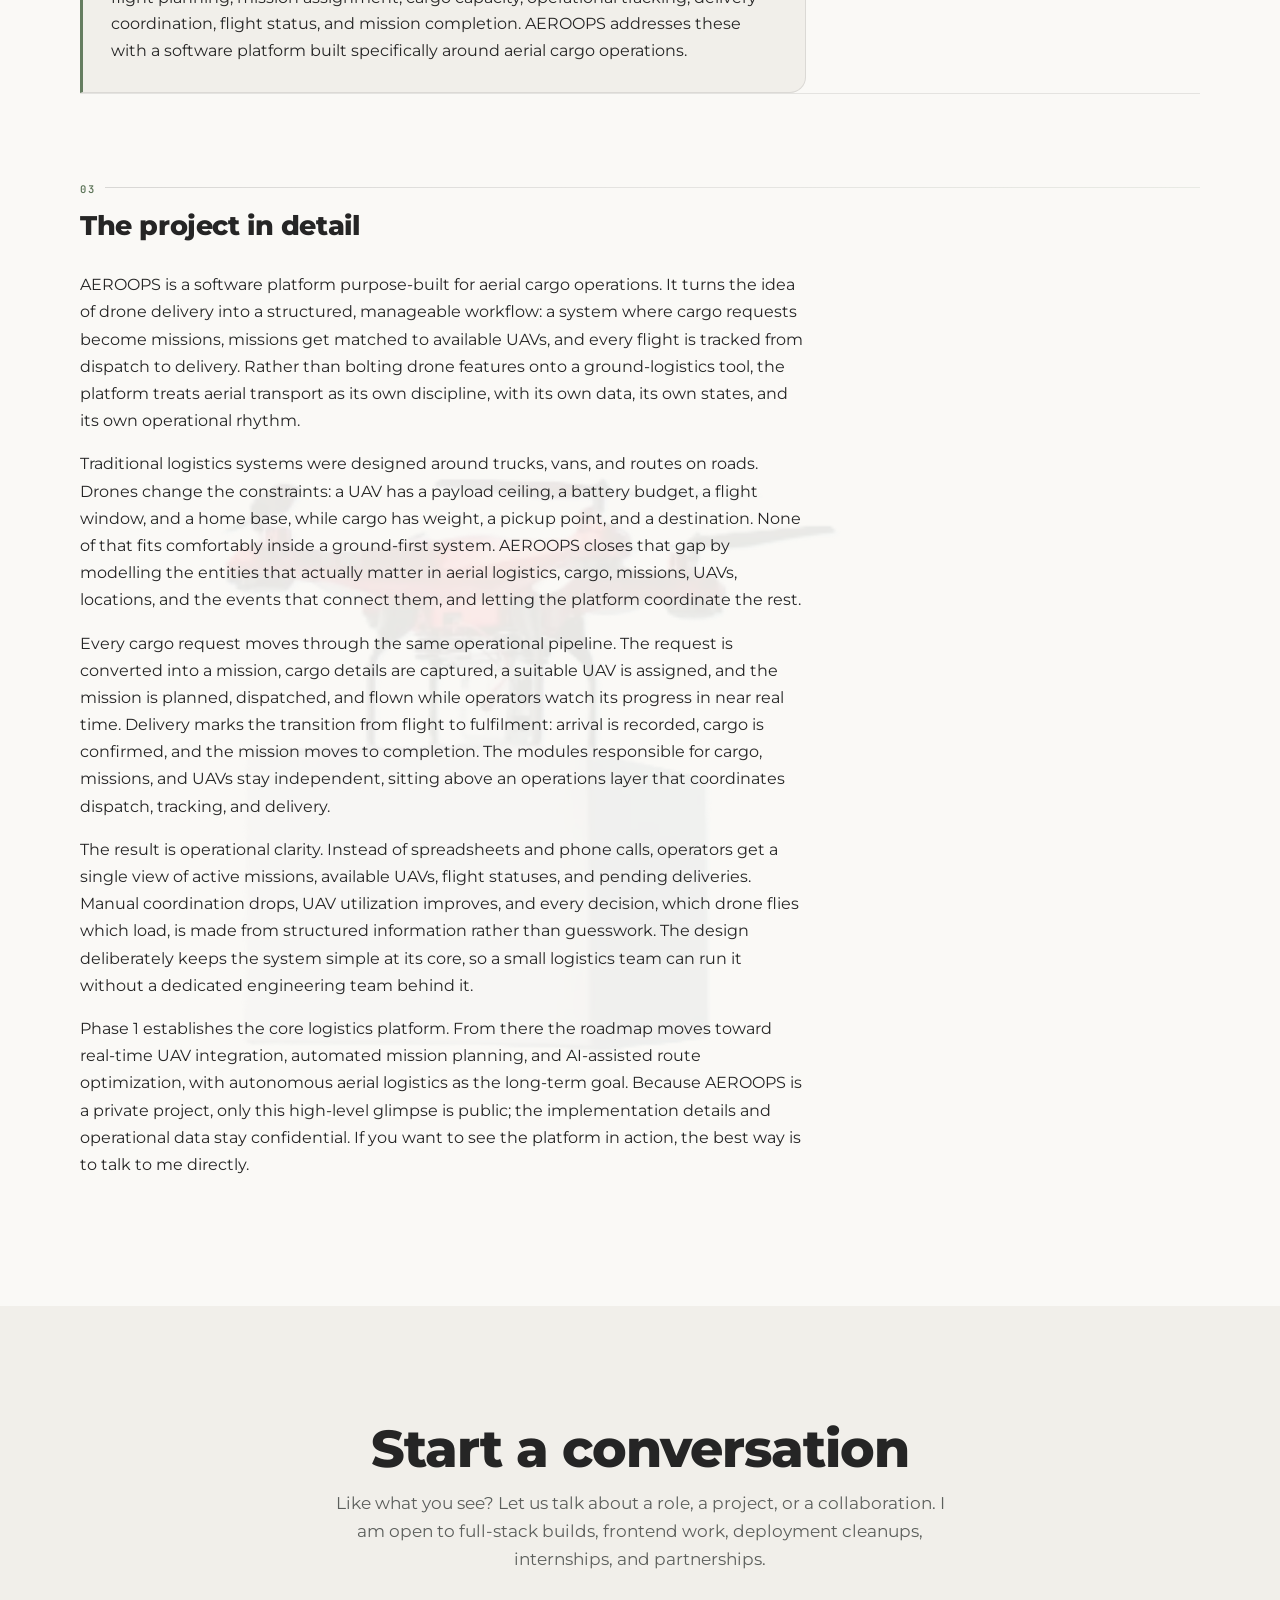
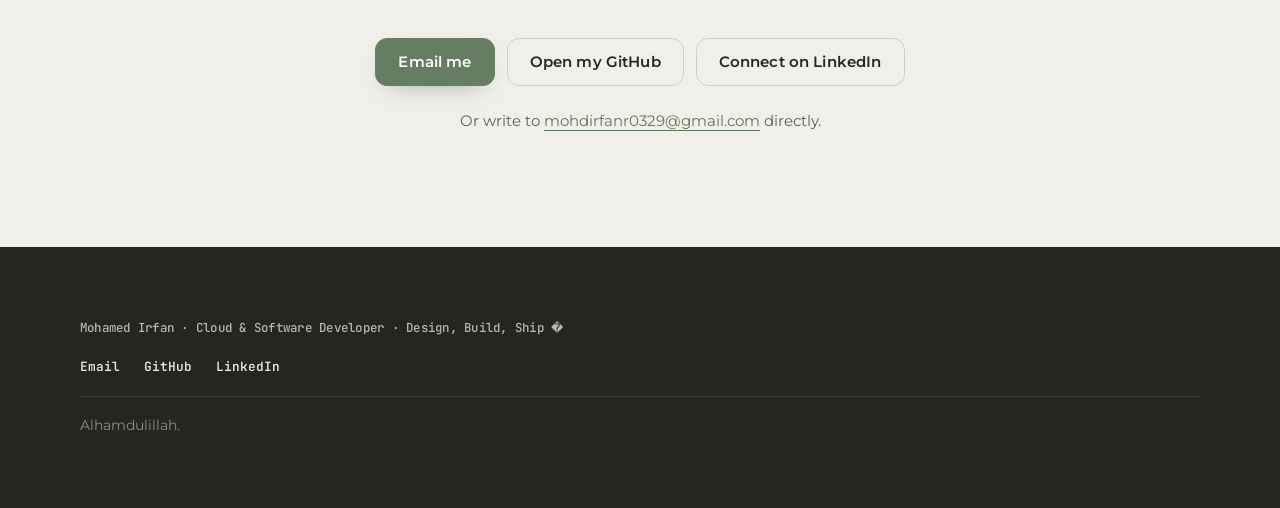
<file: aeroops.html>
<!DOCTYPE html>
<html lang="en">
<head>
  <script>document.documentElement.classList.add('js');</script>
  <meta charset="UTF-8" />
  <meta name="viewport" content="width=device-width, initial-scale=1" />
  <meta name="color-scheme" content="light" />
  <meta name="theme-color" content="#FAF9F6" />
  <title>AeroLogistics (AEROOPS) | Mohamed Irfan</title>
  <meta name="description" content="AeroLogistics (AEROOPS) Phase 1: a UAV-based aerial cargo logistics platform. Workflow, architecture, modules, and roadmap." />

  <link rel="icon" href="assets/avatar.png" />
  <link rel="preconnect" href="https://fonts.googleapis.com" />
  <link rel="preconnect" href="https://fonts.gstatic.com" crossorigin="" />
  <link rel="stylesheet" href="https://fonts.googleapis.com/css2?family=Crimson+Text:ital,wght@1,400&family=JetBrains+Mono:wght@400;500;600&family=Montserrat:wght@400;500;600;700;800&display=swap" />

  <link rel="stylesheet" href="styles.css" />
</head>
<body data-cursor="dark">
  <a class="skip-link" href="#main">Skip to main content</a>

  <!-- ============================== NAVIGATION ============================== -->
  <nav class="site-nav" id="siteNav">
    <div class="container nav-inner">
      <button class="logo-btn" aria-label="Mohamed Irfan home" onclick="window.location.href='index.html'">
        <span class="logo-mark" aria-hidden="true">Mohamed Irfan</span>
      </button>
      <ul class="nav-links" aria-label="Site sections">
        <li><a href="index.html#work" class="is-current">Work</a></li>
        <li><a href="index.html#services">Services</a></li>
        <li><a href="index.html#approach">Approach</a></li>
        <li><a href="index.html#about">About</a></li>
        <li><a href="experience.html">Experience</a></li>
        <li><a href="index.html#contact">Contact</a></li>
      </ul>
      <div class="nav-actions">
        <a href="mailto:mohdirfanr0329@gmail.com" class="icon-link" aria-label="Email Mohamed Irfan">
          <svg xmlns="http://www.w3.org/2000/svg" width="20" height="20" viewBox="0 0 24 24" fill="none" stroke="currentColor" stroke-width="2" stroke-linecap="round" stroke-linejoin="round" aria-hidden="true" focusable="false"><rect width="20" height="16" x="2" y="4" rx="2"></rect><path d="m22 7-8.97 5.7a1.94 1.94 0 0 1-2.06 0L2 7"></path></svg>
          <span class="icon-link-label">Email</span>
        </a>
        <a href="https://github.com/Rizirfan" target="_blank" rel="noopener noreferrer" class="icon-link" aria-label="Visit Mohamed Irfan's GitHub profile">
          <svg xmlns="http://www.w3.org/2000/svg" width="20" height="20" viewBox="0 0 24 24" fill="none" stroke="currentColor" stroke-width="2" stroke-linecap="round" stroke-linejoin="round" aria-hidden="true" focusable="false"><path d="M9 19c-5 1.5-5-2.5-7-3m14 6v-3.87a3.37 3.37 0 0 0-.94-2.61c3.14-.35 6.44-1.54 6.44-7A5.44 5.44 0 0 0 20 4.77 5.07 5.07 0 0 0 19.91 1S18.73.65 16 2.48a13.38 13.38 0 0 0-7 0C6.27.65 5.09 1 5.09 1A5.07 5.07 0 0 0 5 4.77a5.44 5.44 0 0 0-1.5 3.78c0 5.42 3.3 6.61 6.44 7A3.37 3.37 0 0 0 9 18.13V22"></path></svg>
          <span class="icon-link-label">GitHub</span>
        </a>
        <a href="https://www.linkedin.com/in/mohamed-irfan-rizwan-49558632b/" target="_blank" rel="noopener noreferrer" class="icon-link" aria-label="Visit Mohamed Irfan's LinkedIn profile">
          <svg xmlns="http://www.w3.org/2000/svg" width="20" height="20" viewBox="0 0 24 24" fill="currentColor" aria-hidden="true" focusable="false"><path d="M4.98 3.5C4.98 4.88 3.87 6 2.5 6S0 4.88 0 3.5 1.12 1 2.5 1s2.48 1.12 2.48 2.5zM.5 8h4V24h-4V8zm7.5 0h3.8v2.2c.5-1 1.8-2.2 4-2.2 4.3 0 5.2 2.8 5.2 6.5V24h-4v-8.5c0-2-.3-4.5-2.7-4.5-2.7 0-3.1 2.1-3.1 4.3V24h-4V8z"/></svg>
          <span class="icon-link-label">LinkedIn</span>
        </a>
      </div>
    </div>
  </nav>

  <main id="main">
    <!-- ============================== PAGE HEADER ============================== -->
    <section class="page-hero">
      <div class="container">
        <p class="hero-eyebrow reveal">Project · Aerial Logistics</p>
        <h1 class="page-title reveal">AeroLogistics (AEROOPS)</h1>
        <p class="page-intro reveal">A UAV-based aerial cargo logistics platform that brings logistics operations and drone technology together in one structured software system, from cargo request to mission completion.</p>
        <div class="tag-row reveal">
          <span class="tag">UAV / Drone Technology</span>
          <span class="tag">Logistics Management</span>
          <span class="tag">Backend Systems</span>
          <span class="tag">Mission Management</span>
          <span class="tag">System Architecture</span>
        </div>
        <div class="badge-row reveal">
          <span class="badge badge-accent"><svg viewBox="0 0 24 24" fill="none" stroke="currentColor" stroke-width="2" stroke-linecap="round" stroke-linejoin="round" aria-hidden="true"><rect width="18" height="11" x="3" y="11" rx="2" ry="2"></rect><path d="M7 11V7a5 5 0 0 1 10 0v4"></path></svg>Private project</span>
          <span class="badge">Discovery &amp; design stage</span>
          <span class="badge">Phase 1 scope</span>
        </div>
        <div class="cta-row reveal">
          <a href="mailto:mohdirfanr0329@gmail.com" class="btn btn-primary">Talk about this project</a>
          <a href="index.html#work" class="btn btn-ghost">Back to all work</a>
        </div>
      </div>
    </section>

    <!-- ============================== PROJECT BODY ============================== -->
    <section class="case-body">
      <div class="container">

        <div class="project-block">
          <header class="block-head reveal">
            <h2>Overview</h2>
          </header>
          <p class="long-lede reveal">AeroLogistics (AEROOPS) is a UAV-based aerial cargo logistics platform designed to support the management and coordination of cargo transportation using unmanned aerial vehicles.</p>
          <div class="prose">
            <p class="reveal">The platform brings logistics operations and UAV technology together in a structured software system. It is intended to provide an operational workflow for managing cargo missions from the initial request through dispatch, flight operations, tracking, and delivery.</p>
          </div>
          <div class="notice reveal">
            <svg xmlns="http://www.w3.org/2000/svg" viewBox="0 0 24 24" fill="none" stroke="currentColor" stroke-width="2" stroke-linecap="round" stroke-linejoin="round" aria-hidden="true" focusable="false"><rect width="18" height="11" x="3" y="11" rx="2" ry="2"></rect><path d="M7 11V7a5 5 0 0 1 10 0v4"></path></svg>
            <p><b>Private project.</b> AEROOPS is under confidentiality, so only a high-level glimpse is shared here. The source code, infrastructure details, and operational data stay private. If you want to see more, <a href="mailto:mohdirfanr0329@gmail.com">send me a message</a>.</p>
          </div>
        </div>

        
          <div class="project-block">
          <header class="block-head reveal">
            <h2>Problem statement</h2>
          </header>
          <div class="callout reveal">
            <h3>The gap</h3>
            <p>Traditional logistics systems are designed primarily around ground transportation. UAV-based logistics introduces additional requirements such as UAV availability, flight planning, mission assignment, cargo capacity, operational tracking, delivery coordination, flight status, and mission completion. AEROOPS addresses these with a software platform built specifically around aerial cargo operations.</p>
          </div>
        </div>

        <div class="project-block aero-bg">
          <header class="block-head reveal">
            <h2>The project in detail</h2>
          </header>
          <div class="prose">
            <p class="reveal">AEROOPS is a software platform purpose-built for aerial cargo operations. It turns the idea of drone delivery into a structured, manageable workflow: a system where cargo requests become missions, missions get matched to available UAVs, and every flight is tracked from dispatch to delivery. Rather than bolting drone features onto a ground-logistics tool, the platform treats aerial transport as its own discipline, with its own data, its own states, and its own operational rhythm.</p>
            <p class="reveal">Traditional logistics systems were designed around trucks, vans, and routes on roads. Drones change the constraints: a UAV has a payload ceiling, a battery budget, a flight window, and a home base, while cargo has weight, a pickup point, and a destination. None of that fits comfortably inside a ground-first system. AEROOPS closes that gap by modelling the entities that actually matter in aerial logistics, cargo, missions, UAVs, locations, and the events that connect them, and letting the platform coordinate the rest.</p>
            <p class="reveal">Every cargo request moves through the same operational pipeline. The request is converted into a mission, cargo details are captured, a suitable UAV is assigned, and the mission is planned, dispatched, and flown while operators watch its progress in near real time. Delivery marks the transition from flight to fulfilment: arrival is recorded, cargo is confirmed, and the mission moves to completion. The modules responsible for cargo, missions, and UAVs stay independent, sitting above an operations layer that coordinates dispatch, tracking, and delivery.</p>
            <p class="reveal">The result is operational clarity. Instead of spreadsheets and phone calls, operators get a single view of active missions, available UAVs, flight statuses, and pending deliveries. Manual coordination drops, UAV utilization improves, and every decision, which drone flies which load, is made from structured information rather than guesswork. The design deliberately keeps the system simple at its core, so a small logistics team can run it without a dedicated engineering team behind it.</p>
            <p class="reveal">Phase 1 establishes the core logistics platform. From there the roadmap moves toward real-time UAV integration, automated mission planning, and AI-assisted route optimization, with autonomous aerial logistics as the long-term goal. Because AEROOPS is a private project, only this high-level glimpse is public; the implementation details and operational data stay confidential. If you want to see the platform in action, the best way is to talk to me directly.</p>
          </div>
        </div>

      </div>
    </section>
  </main>

  <!-- ============================== CONTACT ============================== -->
  <section id="contact" class="contact">
    <div class="container">
      <header class="section-head reveal">
        <h2>Start a conversation</h2>
        <p>Like what you see? Let us talk about a role, a project, or a collaboration. I am open to full-stack builds, frontend work, deployment cleanups, internships, and partnerships.</p>
      </header>
      <div class="cta-row reveal">
        <a href="mailto:mohdirfanr0329@gmail.com" class="btn btn-primary">Email me</a>
        <a href="https://github.com/Rizirfan" target="_blank" rel="noopener noreferrer" class="btn btn-ghost">Open my GitHub</a>
        <a href="https://www.linkedin.com/in/mohamed-irfan-rizwan-49558632b/" target="_blank" rel="noopener noreferrer" class="btn btn-ghost">Connect on LinkedIn</a>
      </div>
      <p class="contact-plain reveal">Or write to <a href="mailto:mohdirfanr0329@gmail.com">mohdirfanr0329@gmail.com</a> directly.</p>
    </div>
  </section>

  <footer class="site-footer" data-cursor="light">
    <div class="container footer-inner">
      <p class="footer-name">Mohamed Irfan · Cloud &amp; Software Developer · Design, Build, Ship �</p>
      <ul class="footer-links">
        <li><a href="mailto:mohdirfanr0329@gmail.com">Email</a></li>
        <li><a href="https://github.com/Rizirfan" target="_blank" rel="noopener noreferrer">GitHub</a></li>
        <li><a href="https://www.linkedin.com/in/mohamed-irfan-rizwan-49558632b/" target="_blank" rel="noopener noreferrer">LinkedIn</a></li>
      </ul>
      <p class="footer-note">Alhamdulillah.</p>
    </div>
  </footer>

  <script src="script.js" defer></script>

  <div class="cursor-dot" aria-hidden="true"></div>
  <div class="cursor-ring" aria-hidden="true"></div>
</body>
</html>
</file>
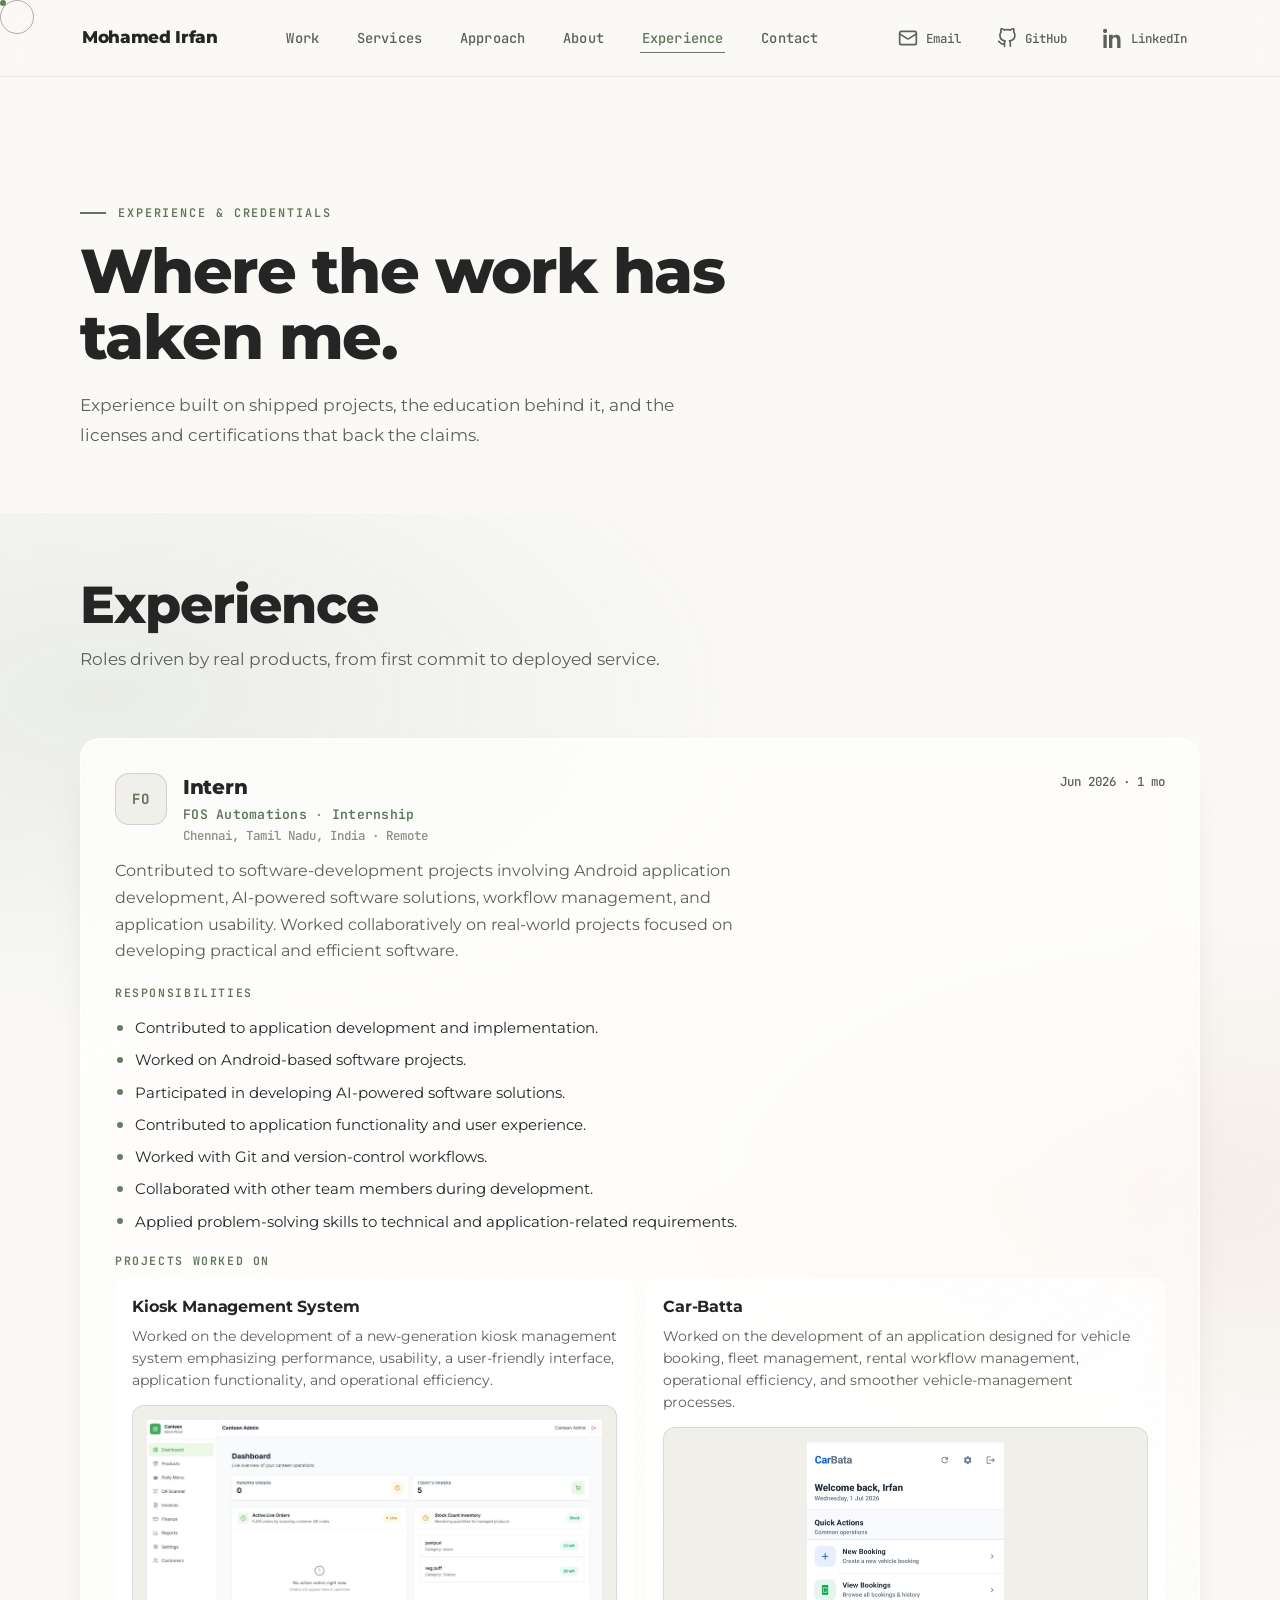
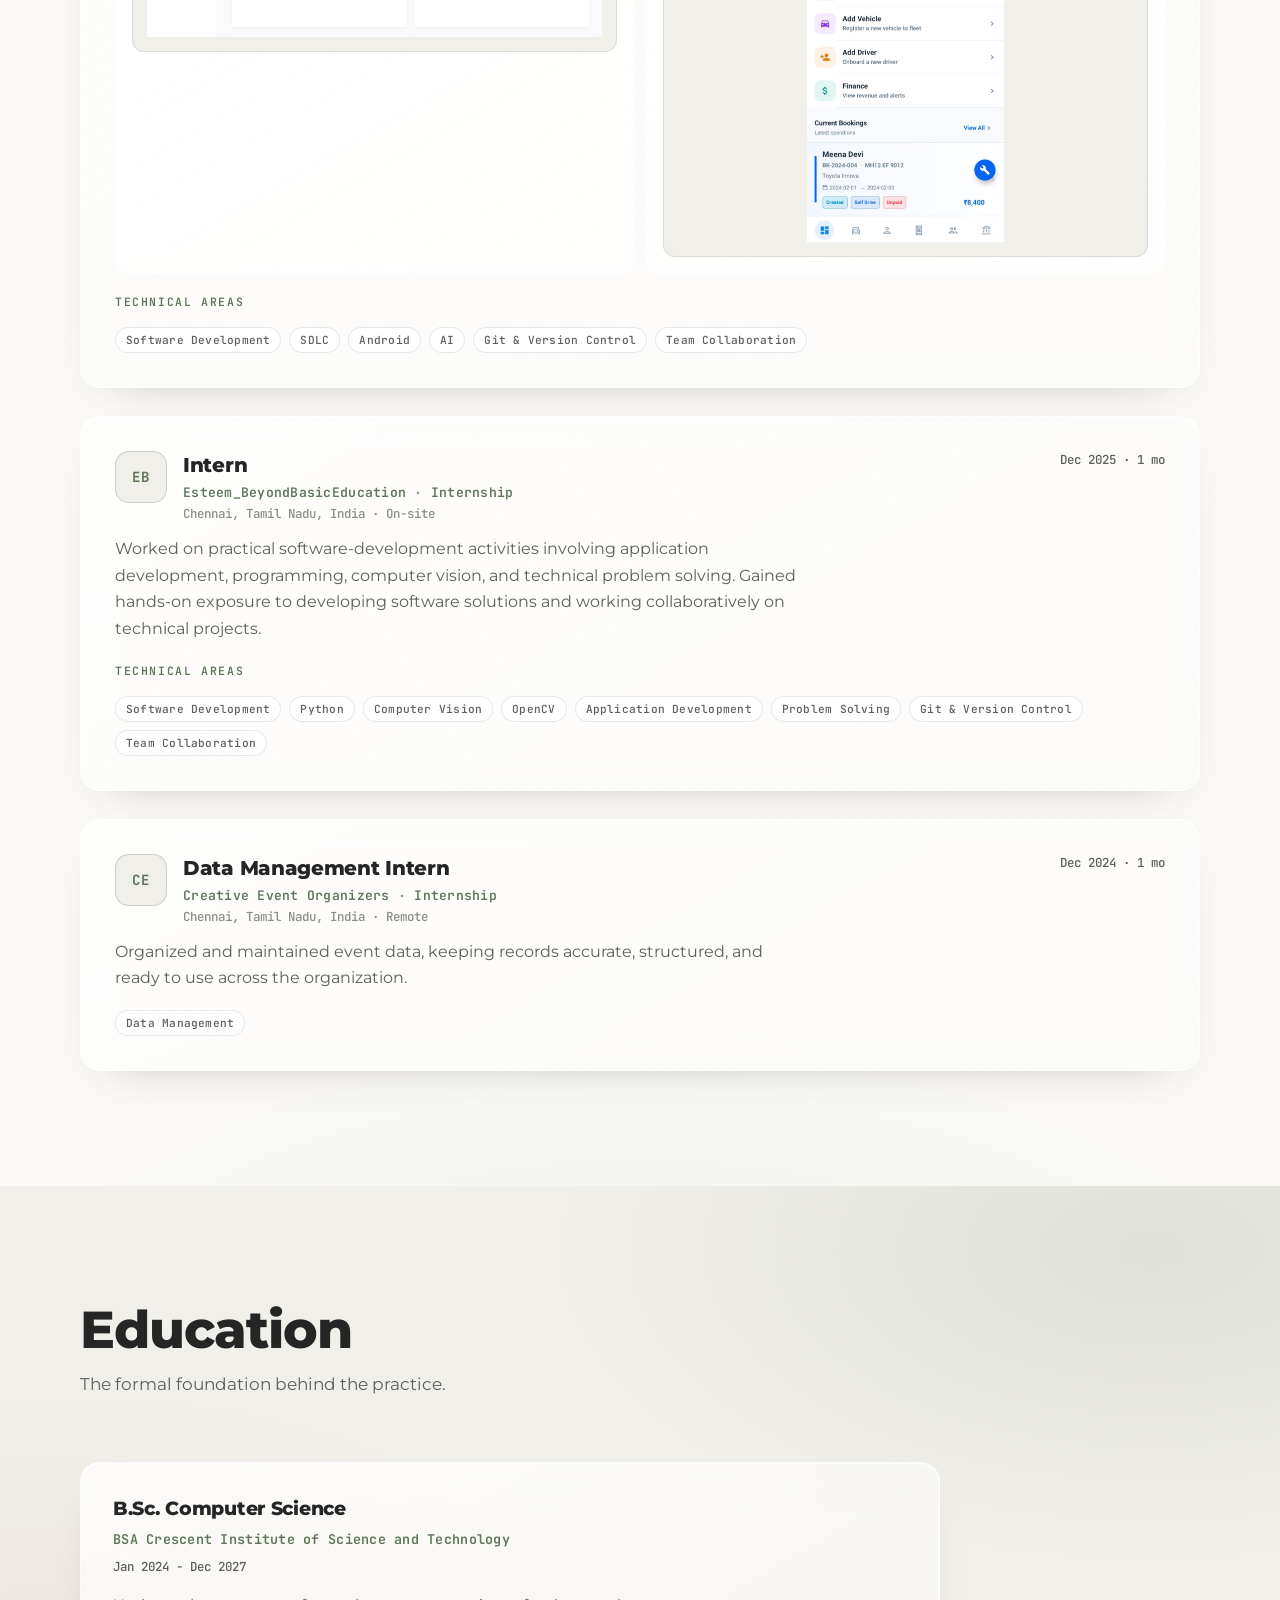
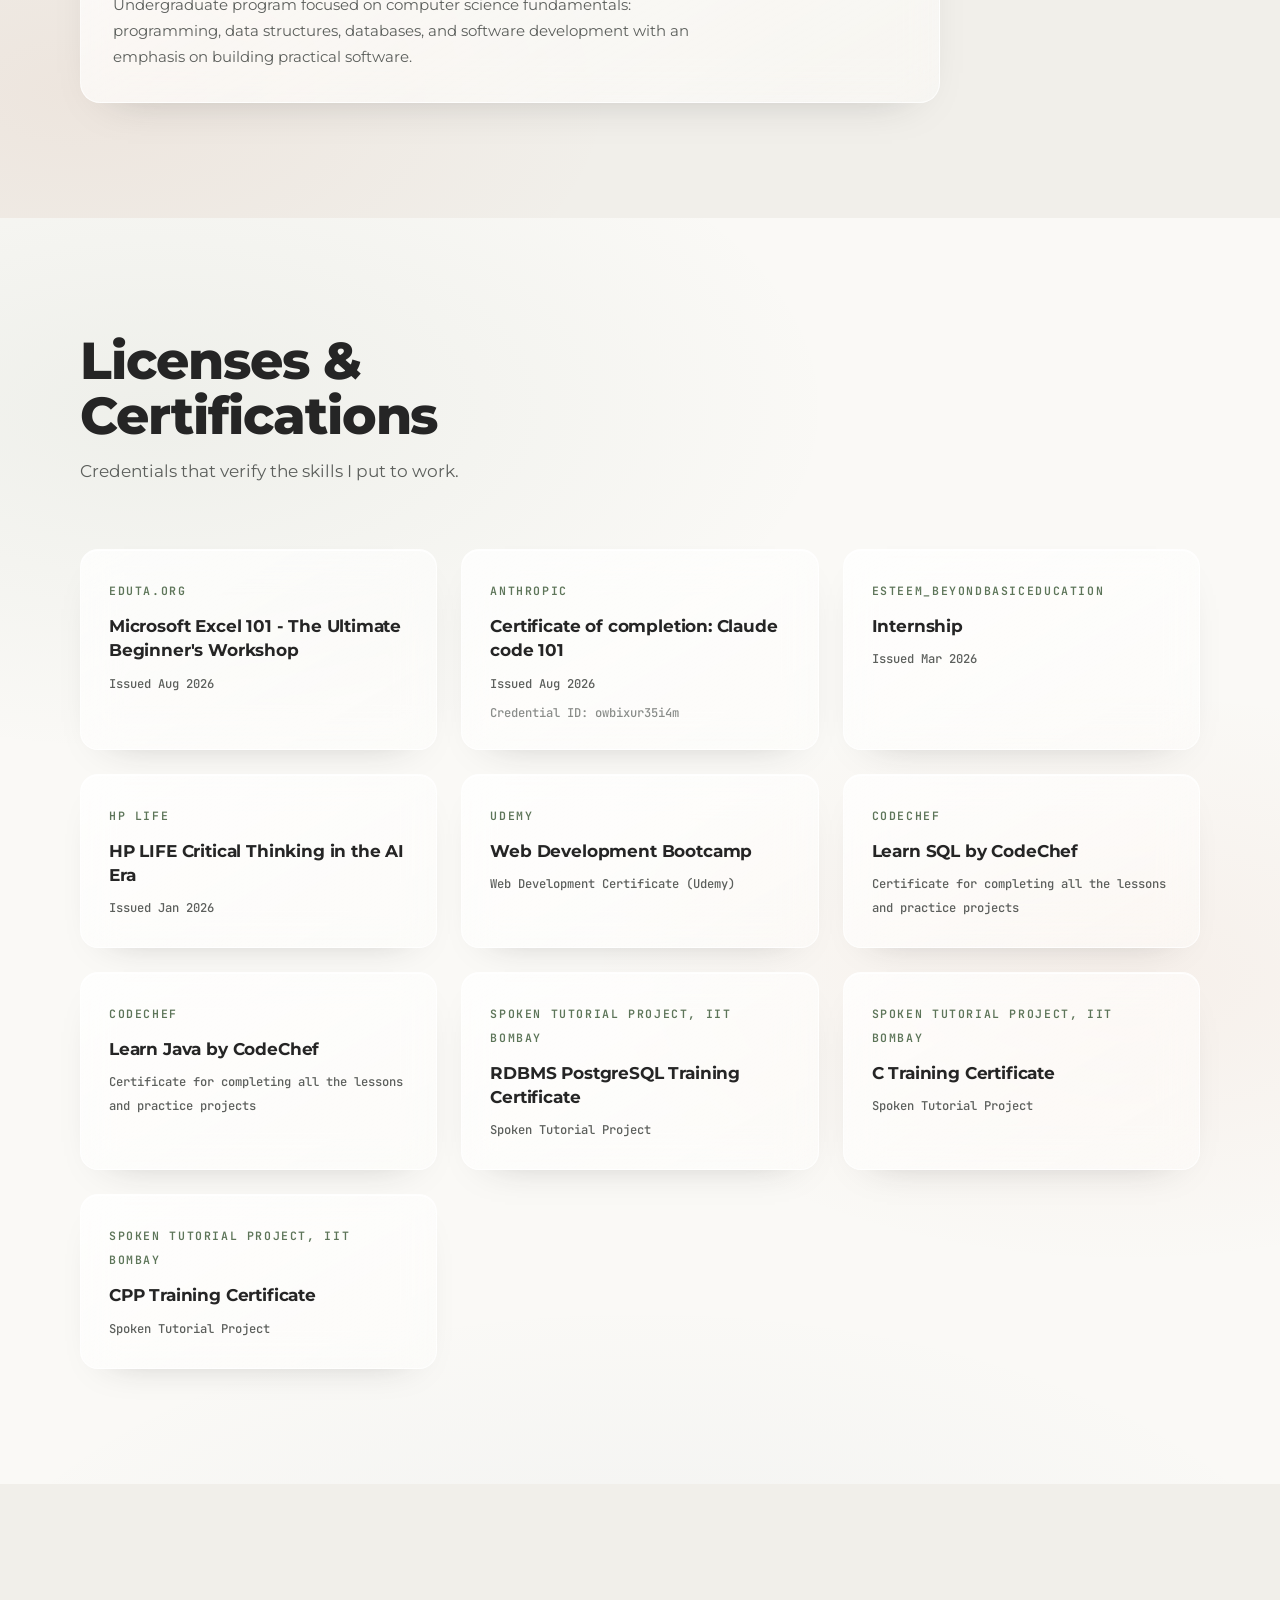
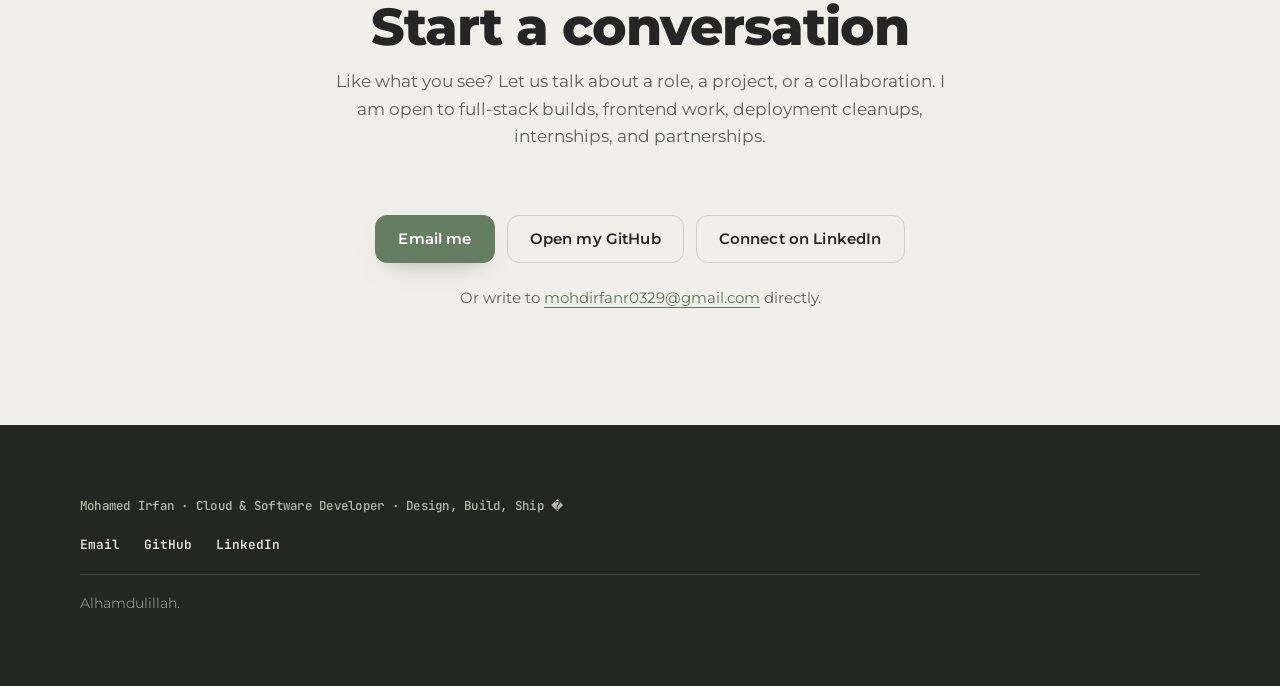
<file: experience.html>
<!DOCTYPE html>
<html lang="en">
<head>
  <script>document.documentElement.classList.add('js');</script>
  <meta charset="UTF-8" />
  <meta name="viewport" content="width=device-width, initial-scale=1" />
  <meta name="color-scheme" content="light" />
  <meta name="theme-color" content="#FAF9F6" />
  <title>Experience | Mohamed Irfan</title>
  <meta name="description" content="Mohamed Irfan's experience, driven projects, education, and licenses and certifications." />

  <link rel="icon" href="assets/avatar.png" />
  <link rel="preconnect" href="https://fonts.googleapis.com" />
  <link rel="preconnect" href="https://fonts.gstatic.com" crossorigin="" />
  <link rel="stylesheet" href="https://fonts.googleapis.com/css2?family=Crimson+Text:ital,wght@1,400&family=JetBrains+Mono:wght@400;500;600&family=Montserrat:wght@400;500;600;700;800&display=swap" />

  <link rel="stylesheet" href="styles.css" />
</head>
<body data-cursor="dark">
  <a class="skip-link" href="#main">Skip to main content</a>

  <!-- ============================== NAVIGATION ============================== -->
  <nav class="site-nav" id="siteNav">
    <div class="container nav-inner">
      <button class="logo-btn" aria-label="Mohamed Irfan home" onclick="window.location.href='index.html'">
        <span class="logo-mark" aria-hidden="true">Mohamed Irfan</span>
      </button>
      <ul class="nav-links" aria-label="Site sections">
        <li><a href="index.html#work">Work</a></li>
        <li><a href="index.html#services">Services</a></li>
        <li><a href="index.html#approach">Approach</a></li>
        <li><a href="index.html#about">About</a></li>
        <li><a href="experience.html" class="is-current">Experience</a></li>
        <li><a href="index.html#contact">Contact</a></li>
      </ul>
      <div class="nav-actions">
        <a href="mailto:mohdirfanr0329@gmail.com" class="icon-link" aria-label="Email Mohamed Irfan">
          <svg xmlns="http://www.w3.org/2000/svg" width="20" height="20" viewBox="0 0 24 24" fill="none" stroke="currentColor" stroke-width="2" stroke-linecap="round" stroke-linejoin="round" aria-hidden="true" focusable="false"><rect width="20" height="16" x="2" y="4" rx="2"></rect><path d="m22 7-8.97 5.7a1.94 1.94 0 0 1-2.06 0L2 7"></path></svg>
          <span class="icon-link-label">Email</span>
        </a>
        <a href="https://github.com/Rizirfan" target="_blank" rel="noopener noreferrer" class="icon-link" aria-label="Visit Mohamed Irfan's GitHub profile">
          <svg xmlns="http://www.w3.org/2000/svg" width="20" height="20" viewBox="0 0 24 24" fill="none" stroke="currentColor" stroke-width="2" stroke-linecap="round" stroke-linejoin="round" aria-hidden="true" focusable="false"><path d="M9 19c-5 1.5-5-2.5-7-3m14 6v-3.87a3.37 3.37 0 0 0-.94-2.61c3.14-.35 6.44-1.54 6.44-7A5.44 5.44 0 0 0 20 4.77 5.07 5.07 0 0 0 19.91 1S18.73.65 16 2.48a13.38 13.38 0 0 0-7 0C6.27.65 5.09 1 5.09 1A5.07 5.07 0 0 0 5 4.77a5.44 5.44 0 0 0-1.5 3.78c0 5.42 3.3 6.61 6.44 7A3.37 3.37 0 0 0 9 18.13V22"></path></svg>
          <span class="icon-link-label">GitHub</span>
        </a>
        <a href="https://www.linkedin.com/in/mohamed-irfan-rizwan-49558632b/" target="_blank" rel="noopener noreferrer" class="icon-link" aria-label="Visit Mohamed Irfan's LinkedIn profile">
          <svg xmlns="http://www.w3.org/2000/svg" width="20" height="20" viewBox="0 0 24 24" fill="currentColor" aria-hidden="true" focusable="false"><path d="M4.98 3.5C4.98 4.88 3.87 6 2.5 6S0 4.88 0 3.5 1.12 1 2.5 1s2.48 1.12 2.48 2.5zM.5 8h4V24h-4V8zm7.5 0h3.8v2.2c.5-1 1.8-2.2 4-2.2 4.3 0 5.2 2.8 5.2 6.5V24h-4v-8.5c0-2-.3-4.5-2.7-4.5-2.7 0-3.1 2.1-3.1 4.3V24h-4V8z"/></svg>
          <span class="icon-link-label">LinkedIn</span>
        </a>
      </div>
    </div>
  </nav>

  <main id="main">
    <!-- ============================== PAGE HEADER ============================== -->
    <section class="page-hero">
      <div class="container">
        <p class="hero-eyebrow reveal">Experience &amp; Credentials</p>
        <h1 class="page-title reveal">Where the work has taken me.</h1>
        <p class="page-intro reveal">Experience built on shipped projects, the education behind it, and the licenses and certifications that back the claims.</p>
      </div>
    </section>

    <!-- ============================== EXPERIENCE ============================== -->
    <section id="experience" class="exp-section">
      <div class="container">
        <header class="section-head reveal">
          <h2>Experience</h2>
          <p>Roles driven by real products, from first commit to deployed service.</p>
        </header>

        <div class="exp-list">
          <article class="exp-card reveal">
            <div class="exp-top">
              <span class="exp-logo" aria-hidden="true">FO</span>
              <div class="exp-meta">
                <span class="exp-role">Intern</span>
                <span class="exp-org">FOS Automations <span class="exp-dot">·</span> Internship</span>
                <span class="exp-location">Chennai, Tamil Nadu, India · Remote</span>
              </div>
              <span class="exp-dates">Jun 2026 · 1 mo</span>
            </div>
            <p class="exp-desc">Contributed to software-development projects involving Android application development, AI-powered software solutions, workflow management, and application usability. Worked collaboratively on real-world projects focused on developing practical and efficient software.</p>

            <p class="exp-subhead">Responsibilities</p>
            <ul class="exp-points">
              <li>Contributed to application development and implementation.</li>
              <li>Worked on Android-based software projects.</li>
              <li>Participated in developing AI-powered software solutions.</li>
              <li>Contributed to application functionality and user experience.</li>
              <li>Worked with Git and version-control workflows.</li>
              <li>Collaborated with other team members during development.</li>
              <li>Applied problem-solving skills to technical and application-related requirements.</li>
            </ul>

            <p class="exp-subhead">Projects worked on</p>
            <div class="exp-projects">
              <div class="exp-project">
                <h4>Kiosk Management System</h4>
                <p>Worked on the development of a new-generation kiosk management system emphasizing performance, usability, a user-friendly interface, application functionality, and operational efficiency.</p>
                <a class="shot" href="assets/kisok/1782919834185.jpg" data-zoom="" data-zoom-caption="Kiosk Management System" data-zoom-alt="Kiosk Management System application screenshot" aria-label="Open the full Kiosk Management System screenshot">
                  <img src="assets/kisok/1782919834185.jpg" alt="Kiosk Management System application screenshot" loading="lazy" decoding="async">
                </a>
              </div>
              <div class="exp-project">
                <h4>Car-Batta</h4>
                <p>Worked on the development of an application designed for vehicle booking, fleet management, rental workflow management, operational efficiency, and smoother vehicle-management processes.</p>
                <a class="shot tall" href="assets/catbata/1782919833212.jpg" data-zoom="" data-zoom-caption="Car-Batta" data-zoom-alt="Car-Batta application screenshot" aria-label="Open the full Car-Batta screenshot">
                  <img src="assets/catbata/1782919833212.jpg" alt="Car-Batta application screenshot" loading="lazy" decoding="async">
                </a>
              </div>
            </div>

            <p class="exp-subhead">Technical areas</p>
            <div class="tag-row"><span class="tag">Software Development</span><span class="tag">SDLC</span><span class="tag">Android</span><span class="tag">AI</span><span class="tag">Git &amp; Version Control</span><span class="tag">Team Collaboration</span></div>
          </article>

          <article class="exp-card reveal">
            <div class="exp-top">
              <span class="exp-logo" aria-hidden="true">EB</span>
              <div class="exp-meta">
                <span class="exp-role">Intern</span>
                <span class="exp-org">Esteem_BeyondBasicEducation <span class="exp-dot">·</span> Internship</span>
                <span class="exp-location">Chennai, Tamil Nadu, India · On-site</span>
              </div>
              <span class="exp-dates">Dec 2025 · 1 mo</span>
            </div>
            <p class="exp-desc">Worked on practical software-development activities involving application development, programming, computer vision, and technical problem solving. Gained hands-on exposure to developing software solutions and working collaboratively on technical projects.</p>

            <p class="exp-subhead">Technical areas</p>
            <div class="tag-row"><span class="tag">Software Development</span><span class="tag">Python</span><span class="tag">Computer Vision</span><span class="tag">OpenCV</span><span class="tag">Application Development</span><span class="tag">Problem Solving</span><span class="tag">Git &amp; Version Control</span><span class="tag">Team Collaboration</span></div>
          </article>

          <article class="exp-card reveal">
            <div class="exp-top">
              <span class="exp-logo" aria-hidden="true">CE</span>
              <div class="exp-meta">
                <span class="exp-role">Data Management Intern</span>
                <span class="exp-org">Creative Event Organizers <span class="exp-dot">·</span> Internship</span>
                <span class="exp-location">Chennai, Tamil Nadu, India · Remote</span>
              </div>
              <span class="exp-dates">Dec 2024 · 1 mo</span>
            </div>
            <p class="exp-desc">Organized and maintained event data, keeping records accurate, structured, and ready to use across the organization.</p>
            <div class="tag-row"><span class="tag">Data Management</span></div>
          </article>
        </div>
      </div>
    </section>

    <!-- ============================== EDUCATION ============================== -->
    <section id="education" class="edu-section">
      <div class="container">
        <header class="section-head reveal">
          <h2>Education</h2>
          <p>The formal foundation behind the practice.</p>
        </header>

        <div class="edu-list">
          <article class="edu-card reveal">
            <span class="edu-degree">B.Sc. Computer Science</span>
            <span class="edu-school">BSA Crescent Institute of Science and Technology</span>
            <span class="edu-dates">Jan 2024 - Dec 2027</span>
            <p class="edu-desc">Undergraduate program focused on computer science fundamentals: programming, data structures, databases, and software development with an emphasis on building practical software.</p>
          </article>
        </div>
      </div>
    </section>

    <!-- ============================== CERTIFICATIONS ============================== -->
    <section id="certifications" class="cert-section">
      <div class="container">
        <header class="section-head reveal">
          <h2>Licenses &amp; Certifications</h2>
          <p>Credentials that verify the skills I put to work.</p>
        </header>

        <div class="cert-grid">
          <article class="cert-card reveal">
            <span class="cert-issuer">Eduta.org</span>
            <h3>Microsoft Excel 101 - The Ultimate Beginner's Workshop</h3>
            <span class="cert-date">Issued Aug 2026</span>
          </article>

          <article class="cert-card reveal">
            <span class="cert-issuer">Anthropic</span>
            <h3>Certificate of completion: Claude code 101</h3>
            <span class="cert-date">Issued Aug 2026</span>
            <span class="cert-id">Credential ID: owbixur35i4m</span>
          </article>

          <article class="cert-card reveal">
            <span class="cert-issuer">Esteem_BeyondBasicEducation</span>
            <h3>Internship</h3>
            <span class="cert-date">Issued Mar 2026</span>
          </article>

          <article class="cert-card reveal">
            <span class="cert-issuer">HP LIFE</span>
            <h3>HP LIFE Critical Thinking in the AI Era</h3>
            <span class="cert-date">Issued Jan 2026</span>
          </article>

          <article class="cert-card reveal">
            <span class="cert-issuer">Udemy</span>
            <h3>Web Development Bootcamp</h3>
            <span class="cert-date">Web Development Certificate (Udemy)</span>
          </article>

          <article class="cert-card reveal">
            <span class="cert-issuer">CodeChef</span>
            <h3>Learn SQL by CodeChef</h3>
            <span class="cert-date">Certificate for completing all the lessons and practice projects</span>
          </article>

          <article class="cert-card reveal">
            <span class="cert-issuer">CodeChef</span>
            <h3>Learn Java by CodeChef</h3>
            <span class="cert-date">Certificate for completing all the lessons and practice projects</span>
          </article>

          <article class="cert-card reveal">
            <span class="cert-issuer">Spoken Tutorial Project, IIT Bombay</span>
            <h3>RDBMS PostgreSQL Training Certificate</h3>
            <span class="cert-date">Spoken Tutorial Project</span>
          </article>

          <article class="cert-card reveal">
            <span class="cert-issuer">Spoken Tutorial Project, IIT Bombay</span>
            <h3>C Training Certificate</h3>
            <span class="cert-date">Spoken Tutorial Project</span>
          </article>

          <article class="cert-card reveal">
            <span class="cert-issuer">Spoken Tutorial Project, IIT Bombay</span>
            <h3>CPP Training Certificate</h3>
            <span class="cert-date">Spoken Tutorial Project</span>
          </article>
        </div>
      </div>
    </section>
  </main>

  <!-- ============================== CONTACT ============================== -->
  <section id="contact" class="contact">
    <div class="container">
      <header class="section-head reveal">
        <h2>Start a conversation</h2>
        <p>Like what you see? Let us talk about a role, a project, or a collaboration. I am open to full-stack builds, frontend work, deployment cleanups, internships, and partnerships.</p>
      </header>
      <div class="cta-row reveal">
        <a href="mailto:mohdirfanr0329@gmail.com" class="btn btn-primary">Email me</a>
        <a href="https://github.com/Rizirfan" target="_blank" rel="noopener noreferrer" class="btn btn-ghost">Open my GitHub</a>
        <a href="https://www.linkedin.com/in/mohamed-irfan-rizwan-49558632b/" target="_blank" rel="noopener noreferrer" class="btn btn-ghost">Connect on LinkedIn</a>
      </div>
      <p class="contact-plain reveal">Or write to <a href="mailto:mohdirfanr0329@gmail.com">mohdirfanr0329@gmail.com</a> directly.</p>
    </div>
  </section>

  <footer class="site-footer" data-cursor="light">
    <div class="container footer-inner">
      <p class="footer-name">Mohamed Irfan · Cloud &amp; Software Developer · Design, Build, Ship �</p>
      <ul class="footer-links">
        <li><a href="mailto:mohdirfanr0329@gmail.com">Email</a></li>
        <li><a href="https://github.com/Rizirfan" target="_blank" rel="noopener noreferrer">GitHub</a></li>
        <li><a href="https://www.linkedin.com/in/mohamed-irfan-rizwan-49558632b/" target="_blank" rel="noopener noreferrer">LinkedIn</a></li>
      </ul>
      <p class="footer-note">Alhamdulillah.</p>
    </div>
  </footer>

  <script src="script.js" defer></script>

  <div class="cursor-dot" aria-hidden="true"></div>
  <div class="cursor-ring" aria-hidden="true"></div>
</body>
</html>
</file>
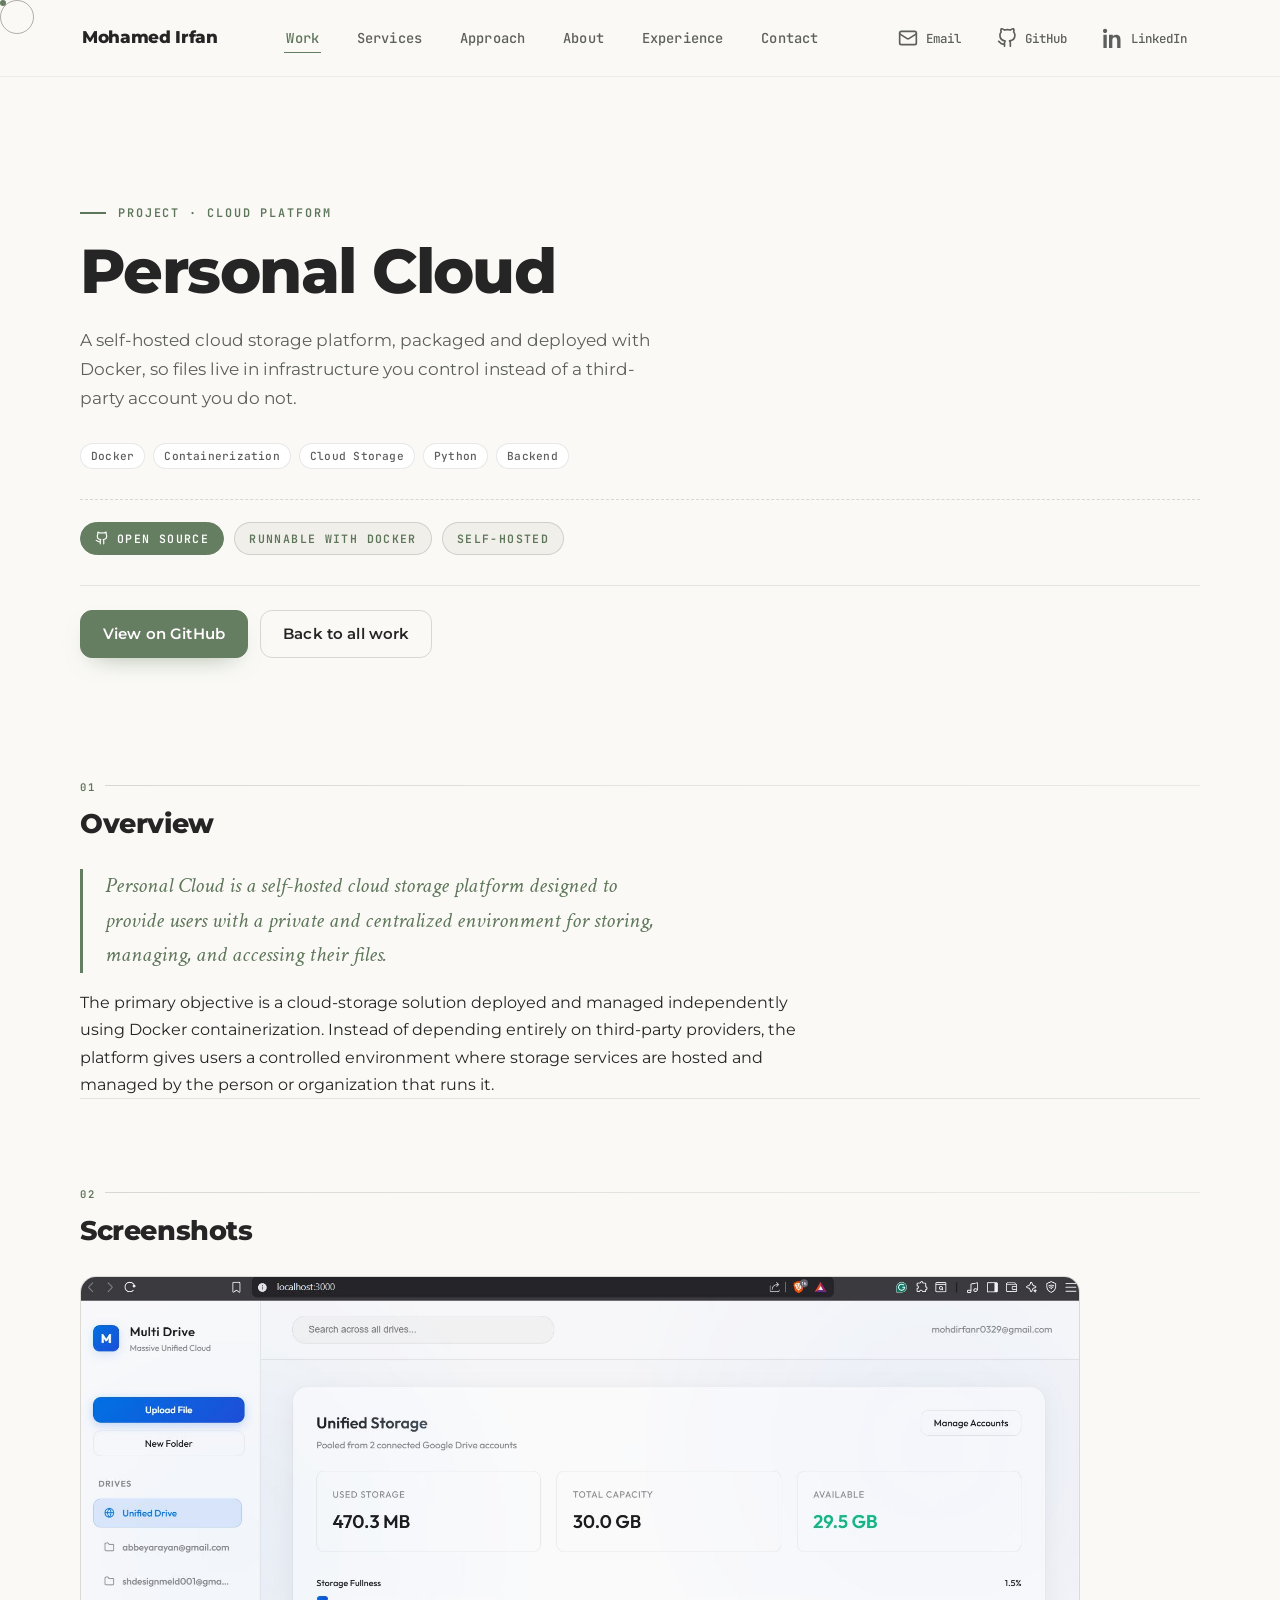
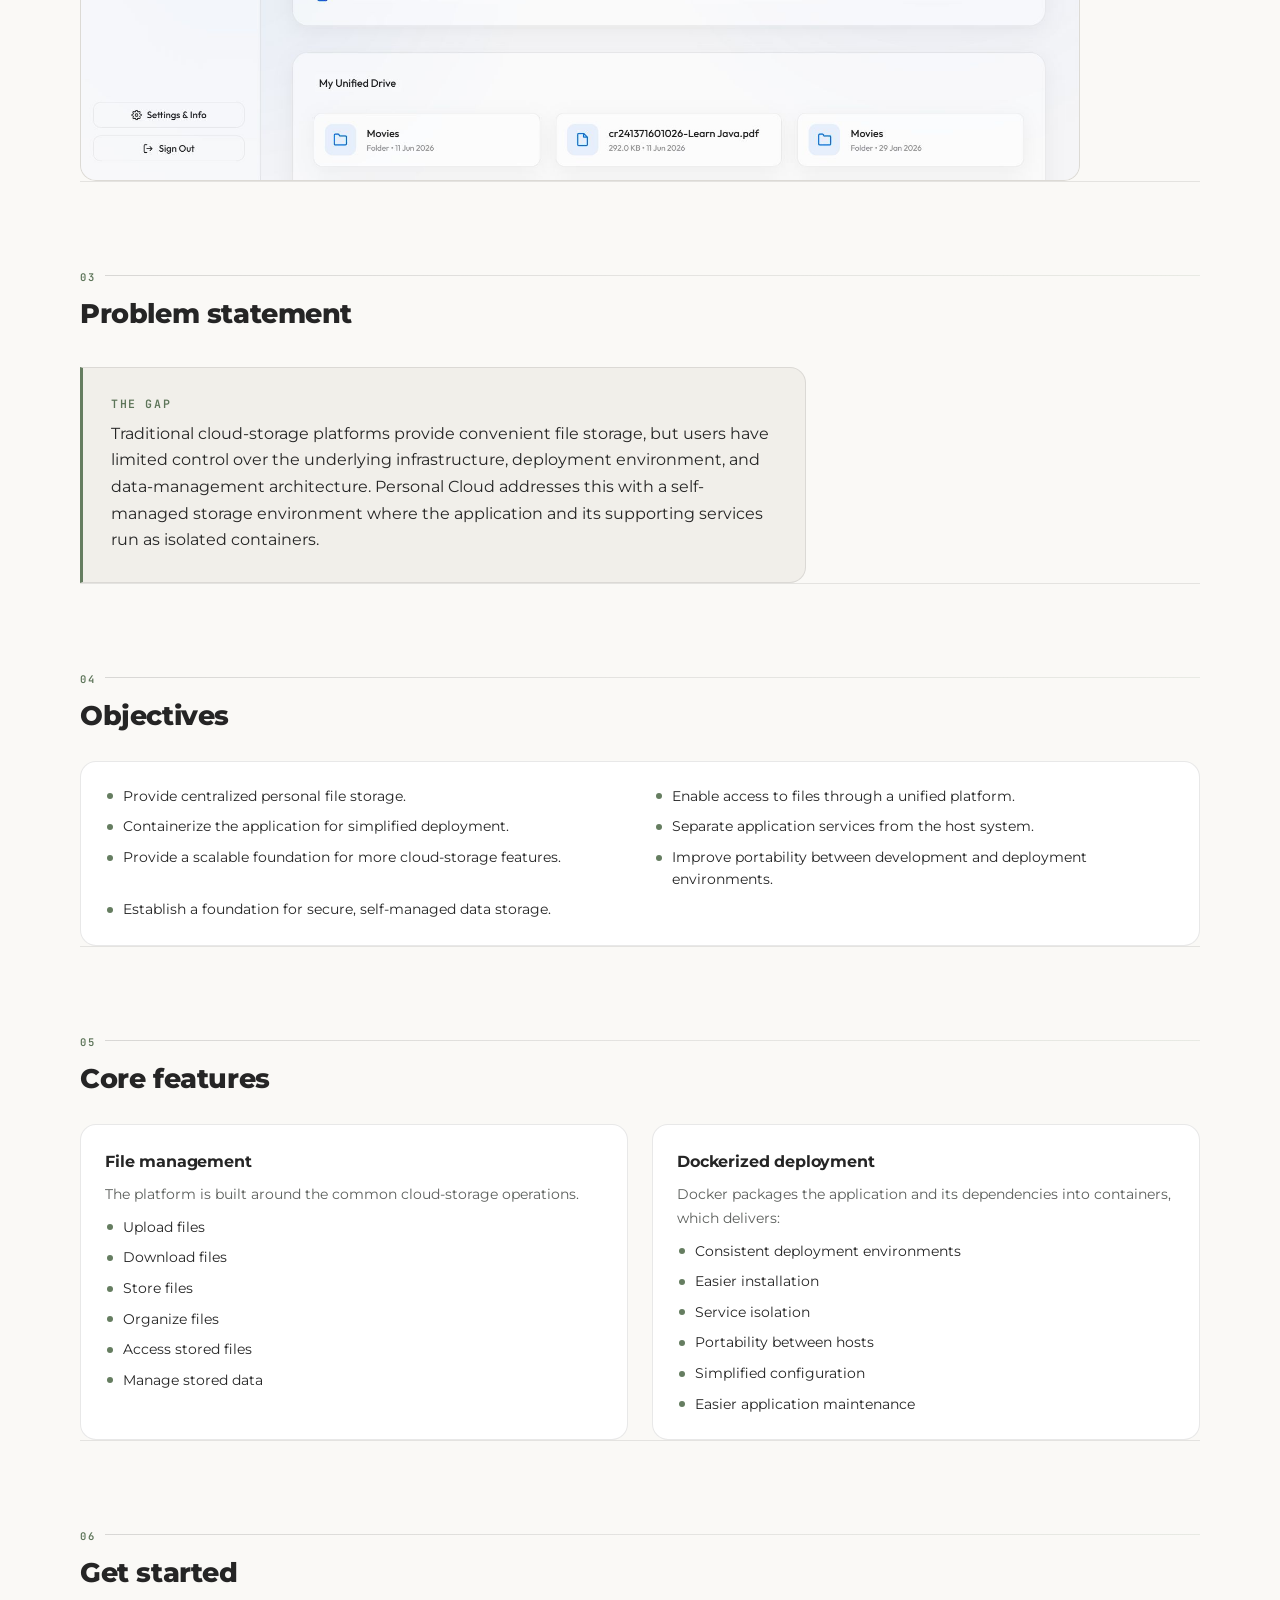
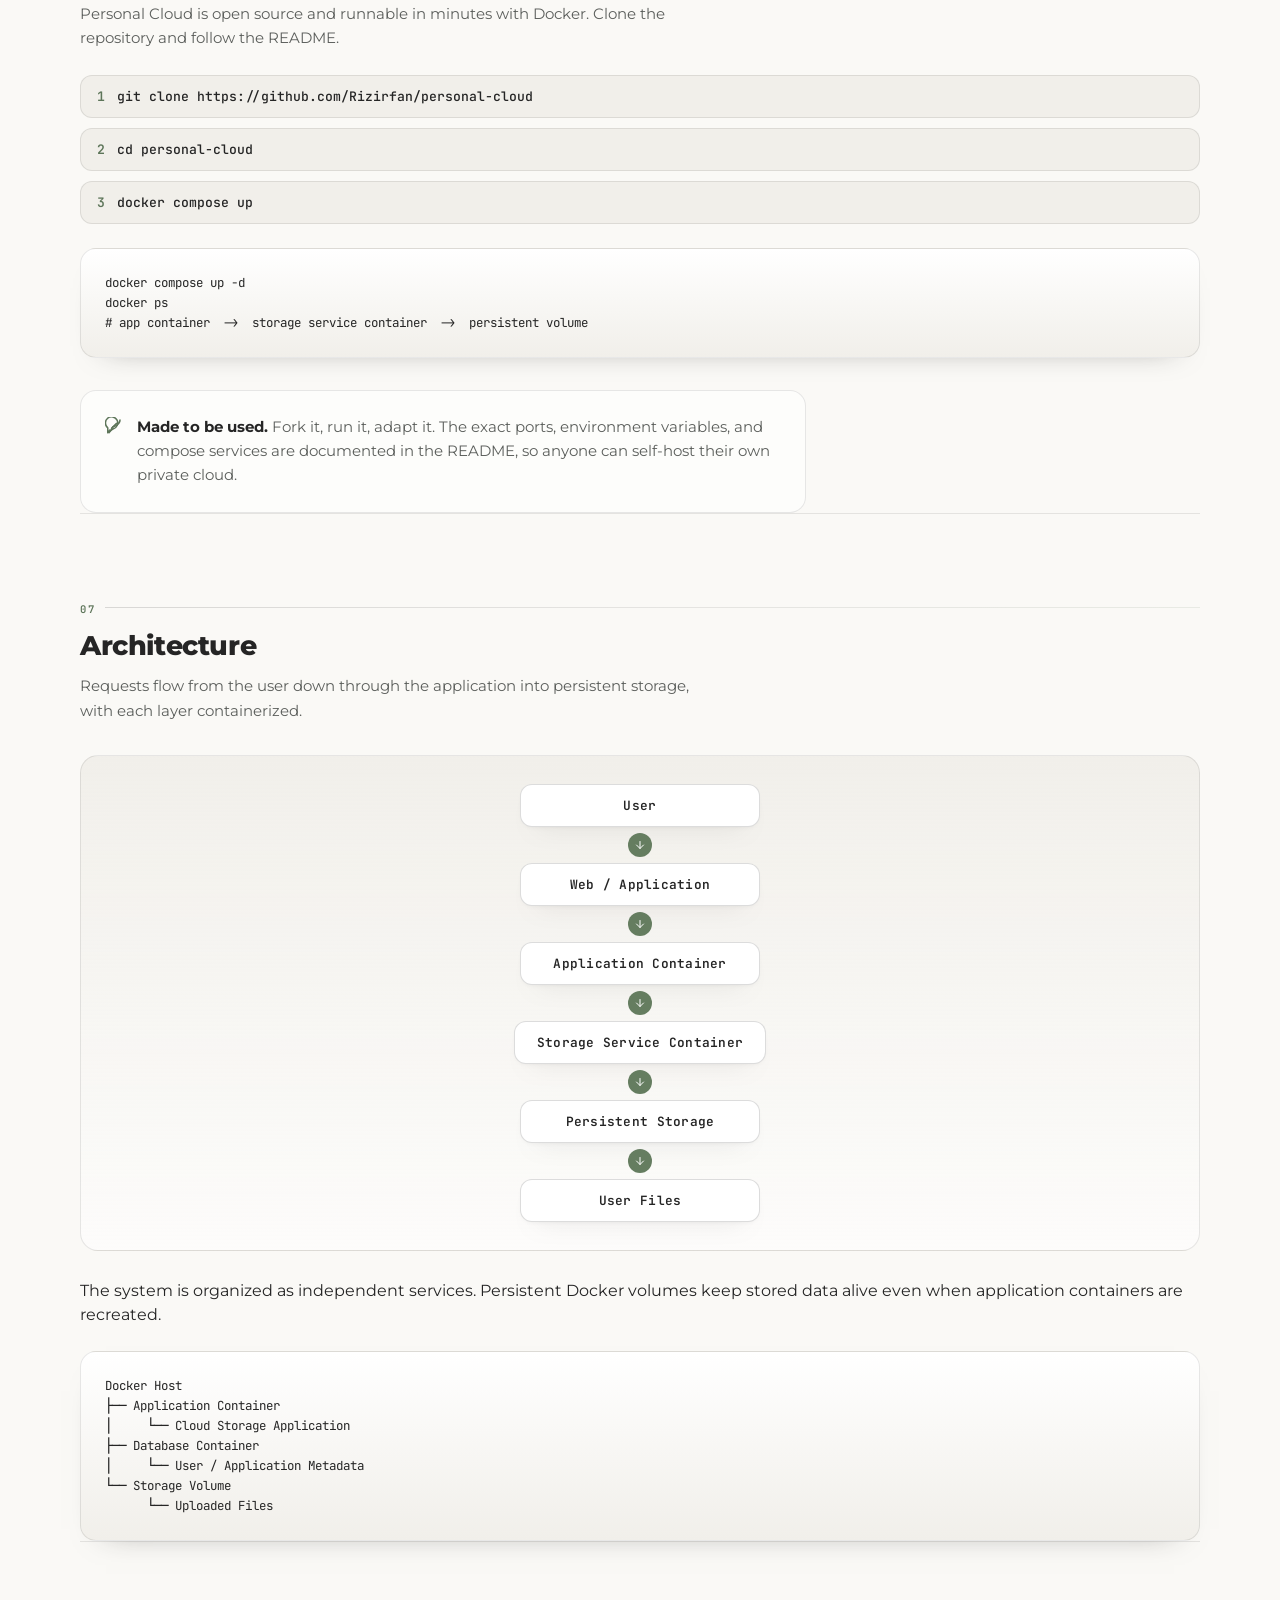
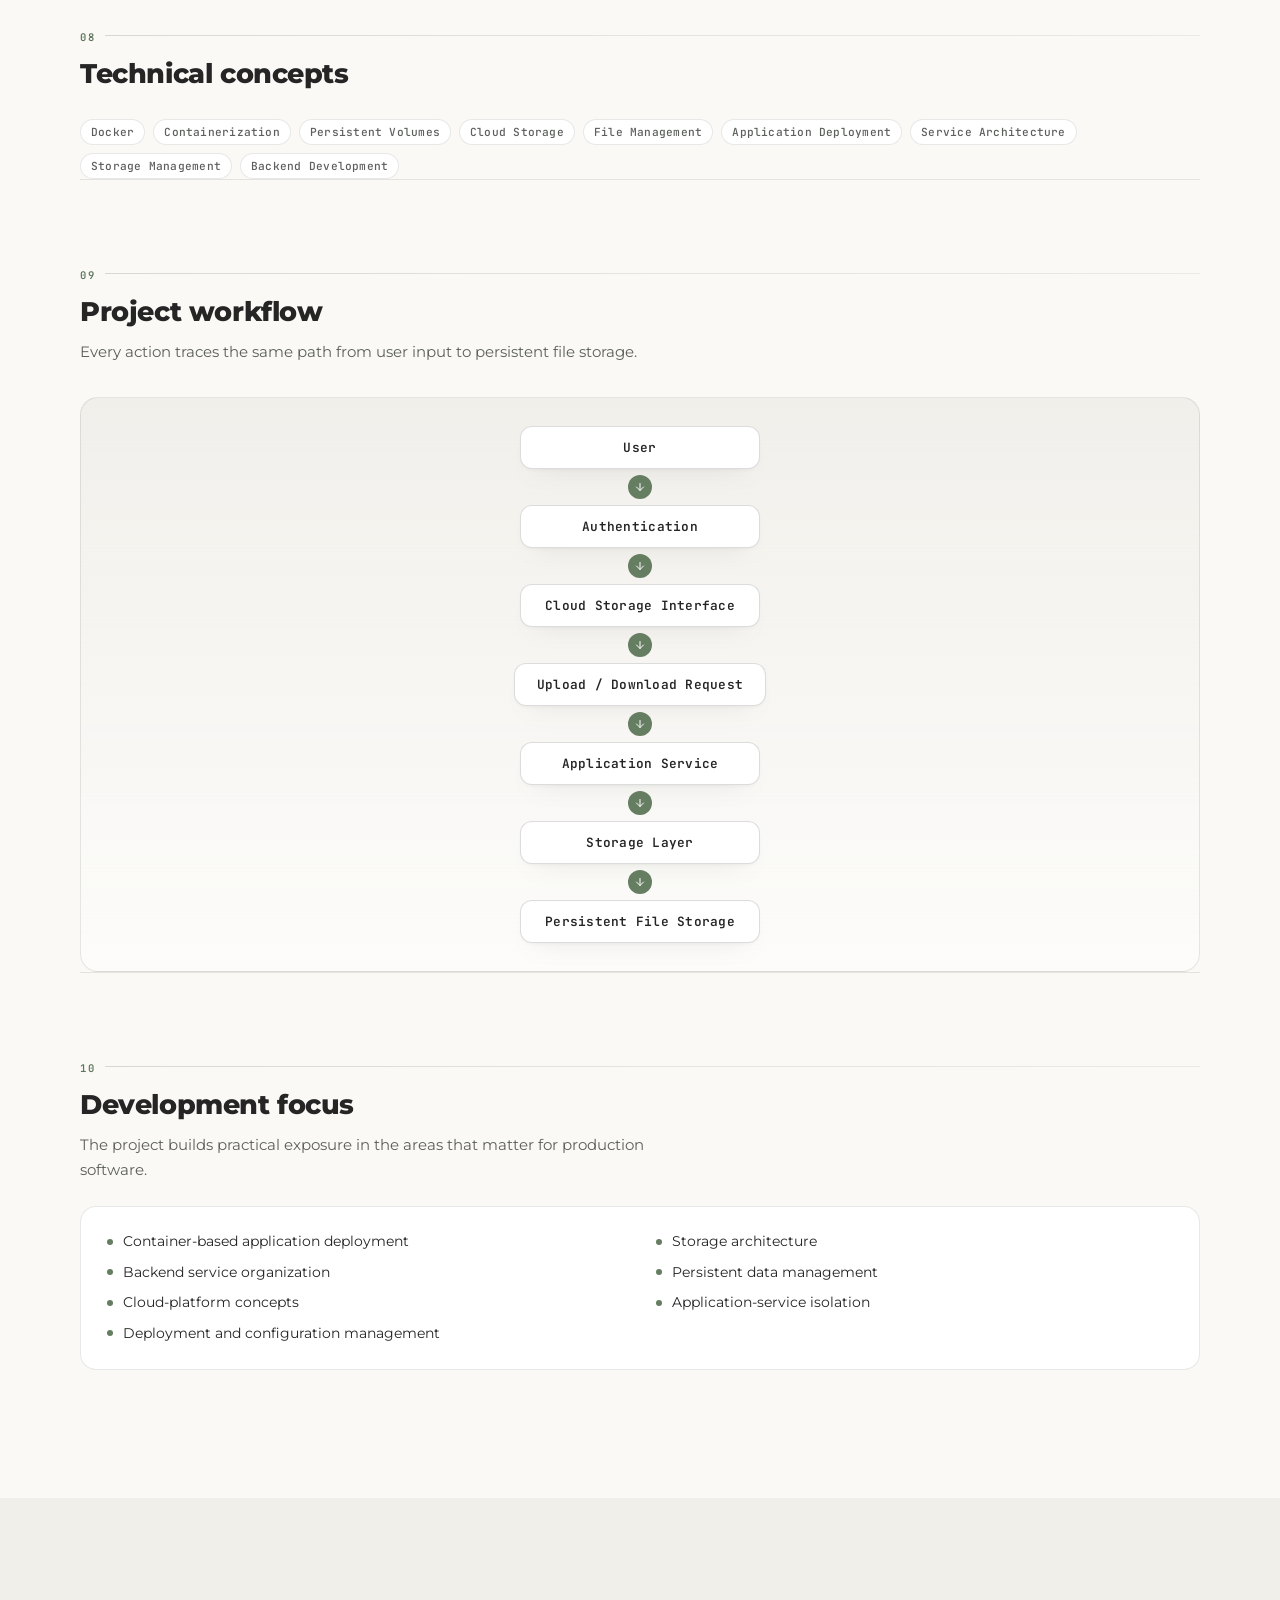
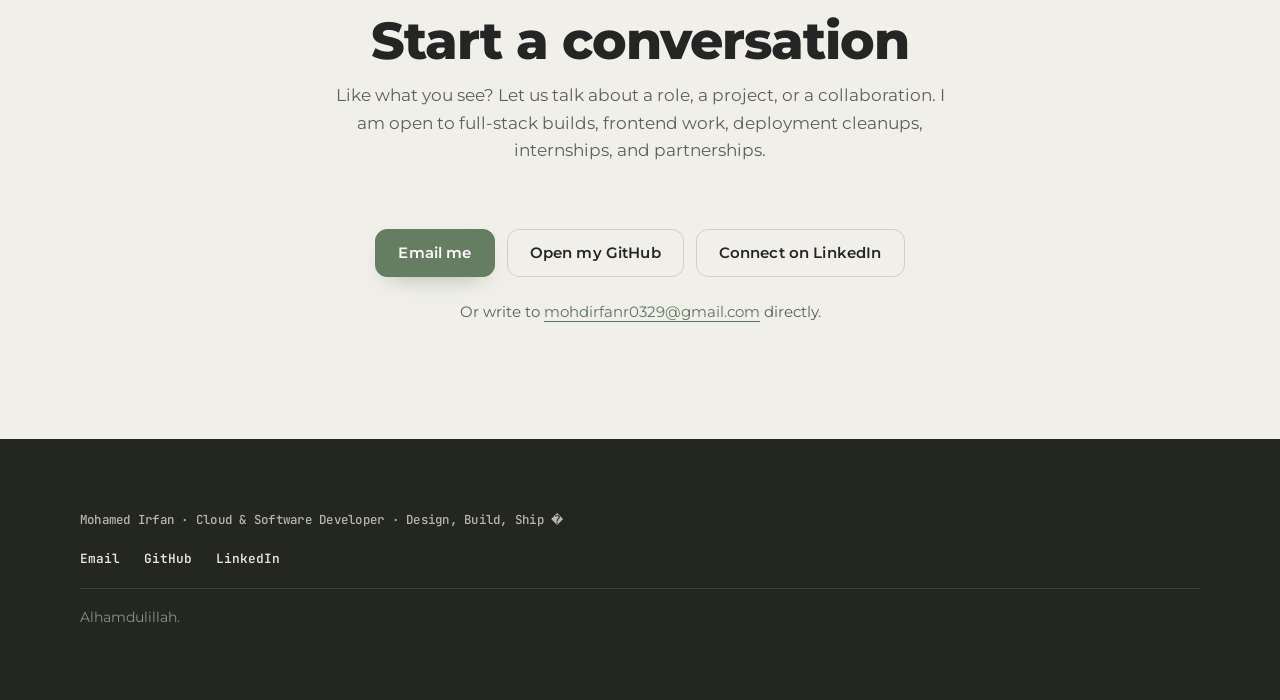
<file: personal-cloud.html>
<!DOCTYPE html>
<html lang="en">
<head>
  <script>document.documentElement.classList.add('js');</script>
  <meta charset="UTF-8" />
  <meta name="viewport" content="width=device-width, initial-scale=1" />
  <meta name="color-scheme" content="light" />
  <meta name="theme-color" content="#FAF9F6" />
  <title>Personal Cloud | Mohamed Irfan</title>
  <meta name="description" content="Personal Cloud: a self-hosted, Dockerized cloud storage platform. Architecture, workflow, and the technical concepts behind it." />

  <link rel="icon" href="assets/avatar.png" />
  <link rel="preconnect" href="https://fonts.googleapis.com" />
  <link rel="preconnect" href="https://fonts.gstatic.com" crossorigin="" />
  <link rel="stylesheet" href="https://fonts.googleapis.com/css2?family=Crimson+Text:ital,wght@1,400&family=JetBrains+Mono:wght@400;500;600&family=Montserrat:wght@400;500;600;700;800&display=swap" />

  <link rel="stylesheet" href="styles.css" />
</head>
<body data-cursor="dark">
  <a class="skip-link" href="#main">Skip to main content</a>

  <!-- ============================== NAVIGATION ============================== -->
  <nav class="site-nav" id="siteNav">
    <div class="container nav-inner">
      <button class="logo-btn" aria-label="Mohamed Irfan home" onclick="window.location.href='index.html'">
        <span class="logo-mark" aria-hidden="true">Mohamed Irfan</span>
      </button>
      <ul class="nav-links" aria-label="Site sections">
        <li><a href="index.html#work" class="is-current">Work</a></li>
        <li><a href="index.html#services">Services</a></li>
        <li><a href="index.html#approach">Approach</a></li>
        <li><a href="index.html#about">About</a></li>
        <li><a href="experience.html">Experience</a></li>
        <li><a href="index.html#contact">Contact</a></li>
      </ul>
      <div class="nav-actions">
        <a href="mailto:mohdirfanr0329@gmail.com" class="icon-link" aria-label="Email Mohamed Irfan">
          <svg xmlns="http://www.w3.org/2000/svg" width="20" height="20" viewBox="0 0 24 24" fill="none" stroke="currentColor" stroke-width="2" stroke-linecap="round" stroke-linejoin="round" aria-hidden="true" focusable="false"><rect width="20" height="16" x="2" y="4" rx="2"></rect><path d="m22 7-8.97 5.7a1.94 1.94 0 0 1-2.06 0L2 7"></path></svg>
          <span class="icon-link-label">Email</span>
        </a>
        <a href="https://github.com/Rizirfan" target="_blank" rel="noopener noreferrer" class="icon-link" aria-label="Visit Mohamed Irfan's GitHub profile">
          <svg xmlns="http://www.w3.org/2000/svg" width="20" height="20" viewBox="0 0 24 24" fill="none" stroke="currentColor" stroke-width="2" stroke-linecap="round" stroke-linejoin="round" aria-hidden="true" focusable="false"><path d="M9 19c-5 1.5-5-2.5-7-3m14 6v-3.87a3.37 3.37 0 0 0-.94-2.61c3.14-.35 6.44-1.54 6.44-7A5.44 5.44 0 0 0 20 4.77 5.07 5.07 0 0 0 19.91 1S18.73.65 16 2.48a13.38 13.38 0 0 0-7 0C6.27.65 5.09 1 5.09 1A5.07 5.07 0 0 0 5 4.77a5.44 5.44 0 0 0-1.5 3.78c0 5.42 3.3 6.61 6.44 7A3.37 3.37 0 0 0 9 18.13V22"></path></svg>
          <span class="icon-link-label">GitHub</span>
        </a>
        <a href="https://www.linkedin.com/in/mohamed-irfan-rizwan-49558632b/" target="_blank" rel="noopener noreferrer" class="icon-link" aria-label="Visit Mohamed Irfan's LinkedIn profile">
          <svg xmlns="http://www.w3.org/2000/svg" width="20" height="20" viewBox="0 0 24 24" fill="currentColor" aria-hidden="true" focusable="false"><path d="M4.98 3.5C4.98 4.88 3.87 6 2.5 6S0 4.88 0 3.5 1.12 1 2.5 1s2.48 1.12 2.48 2.5zM.5 8h4V24h-4V8zm7.5 0h3.8v2.2c.5-1 1.8-2.2 4-2.2 4.3 0 5.2 2.8 5.2 6.5V24h-4v-8.5c0-2-.3-4.5-2.7-4.5-2.7 0-3.1 2.1-3.1 4.3V24h-4V8z"/></svg>
          <span class="icon-link-label">LinkedIn</span>
        </a>
      </div>
    </div>
  </nav>

  <main id="main">
    <!-- ============================== PAGE HEADER ============================== -->
    <section class="page-hero">
      <div class="container">
        <p class="hero-eyebrow reveal">Project · Cloud Platform</p>
        <h1 class="page-title reveal">Personal Cloud</h1>
        <p class="page-intro reveal">A self-hosted cloud storage platform, packaged and deployed with Docker, so files live in infrastructure you control instead of a third-party account you do not.</p>
        <div class="tag-row reveal">
          <span class="tag">Docker</span>
          <span class="tag">Containerization</span>
          <span class="tag">Cloud Storage</span>
          <span class="tag">Python</span>
          <span class="tag">Backend</span>
        </div>
        <div class="badge-row reveal">
          <span class="badge badge-accent"><svg viewBox="0 0 24 24" fill="none" stroke="currentColor" stroke-width="2" stroke-linecap="round" stroke-linejoin="round" aria-hidden="true"><path d="M15 22v-4a4.8 4.8 0 0 0-1-3.5c3 0 6-2 6-5.5.08-1.25-.27-2.48-1-3.5.28-1.15.28-2.35 0-3.5 0 0-1 0-3 1.5-2.64-.5-5.36-.5-8 0C6 2 5 2 5 2c-.3 1.15-.3 2.35 0 3.5A5.403 5.403 0 0 0 4 9c0 3.5 3 5.5 6 5.5-.39.49-.68 1.05-.85 1.65-.17.6-.22 1.23-.15 1.85v4"></path><path d="M9 18c-4.51 2-5-2-7-2"></path></svg>Open source</span>
          <span class="badge">Runnable with Docker</span>
          <span class="badge">Self-hosted</span>
        </div>
        <div class="cta-row reveal">
          <a href="https://github.com/Rizirfan/personal-cloud" target="_blank" rel="noopener noreferrer" class="btn btn-primary">View on GitHub</a>
          <a href="index.html#work" class="btn btn-ghost">Back to all work</a>
        </div>
      </div>
    </section>

    <!-- ============================== PROJECT BODY ============================== -->
    <section class="case-body">
      <div class="container">

        <div class="project-block">
          <header class="block-head reveal">
            <h2>Overview</h2>
          </header>
          <p class="long-lede reveal">Personal Cloud is a self-hosted cloud storage platform designed to provide users with a private and centralized environment for storing, managing, and accessing their files.</p>
          <div class="prose">
            <p class="reveal">The primary objective is a cloud-storage solution deployed and managed independently using Docker containerization. Instead of depending entirely on third-party providers, the platform gives users a controlled environment where storage services are hosted and managed by the person or organization that runs it.</p>
          </div>
        </div>

        <!-- ============================== SCREENSHOTS ============================== -->
        <div class="project-block">
          <header class="block-head reveal">
            <h2>Screenshots</h2>
          </header>
          <div class="shot-grid one">
            <a class="shot reveal" href="assets/Personal Cloud/1781503589450.jpg" data-zoom="" data-zoom-caption="Personal Cloud" data-zoom-alt="Personal Cloud application screenshot" aria-label="Open the full Personal Cloud screenshot">
              <img src="assets/Personal Cloud/1781503589450.jpg" alt="Personal Cloud application screenshot" loading="lazy" decoding="async">
            </a>
          </div>
        </div>

        <div class="project-block">
          <header class="block-head reveal">
            <h2>Problem statement</h2>
          </header>
          <div class="callout reveal">
            <h3>The gap</h3>
            <p>Traditional cloud-storage platforms provide convenient file storage, but users have limited control over the underlying infrastructure, deployment environment, and data-management architecture. Personal Cloud addresses this with a self-managed storage environment where the application and its supporting services run as isolated containers.</p>
          </div>
        </div>

        <div class="project-block">
          <header class="block-head reveal">
            <h2>Objectives</h2>
          </header>
          <div class="feature-block reveal">
            <ul class="dlist c2">
              <li>Provide centralized personal file storage.</li>
              <li>Enable access to files through a unified platform.</li>
              <li>Containerize the application for simplified deployment.</li>
              <li>Separate application services from the host system.</li>
              <li>Provide a scalable foundation for more cloud-storage features.</li>
              <li>Improve portability between development and deployment environments.</li>
              <li>Establish a foundation for secure, self-managed data storage.</li>
            </ul>
          </div>
        </div>

        <div class="project-block">
          <header class="block-head reveal">
            <h2>Core features</h2>
          </header>
          <div class="grid-2 stagger">
            <div class="feature-block reveal">
              <h3>File management</h3>
              <p>The platform is built around the common cloud-storage operations.</p>
              <ul class="dlist">
                <li>Upload files</li>
                <li>Download files</li>
                <li>Store files</li>
                <li>Organize files</li>
                <li>Access stored files</li>
                <li>Manage stored data</li>
              </ul>
            </div>
            <div class="feature-block reveal">
              <h3>Dockerized deployment</h3>
              <p>Docker packages the application and its dependencies into containers, which delivers:</p>
              <ul class="dlist">
                <li>Consistent deployment environments</li>
                <li>Easier installation</li>
                <li>Service isolation</li>
                <li>Portability between hosts</li>
                <li>Simplified configuration</li>
                <li>Easier application maintenance</li>
              </ul>
            </div>
          </div>
        </div>

        <div class="project-block">
          <header class="block-head reveal">
            <h2>Get started</h2>
            <p>Personal Cloud is open source and runnable in minutes with Docker. Clone the repository and follow the README.</p>
          </header>
          <div class="quickstart reveal">
            <div class="quickstep"><b>1</b> git clone https://github.com/Rizirfan/personal-cloud</div>
            <div class="quickstep"><b>2</b> cd personal-cloud</div>
            <div class="quickstep"><b>3</b> docker compose up</div>
          </div>
          <pre class="code-card reveal">docker compose up -d
docker ps
# app container  ->  storage service container  ->  persistent volume</pre>
          <div class="notice reveal">
            <svg xmlns="http://www.w3.org/2000/svg" viewBox="0 0 24 24" fill="none" stroke="currentColor" stroke-width="2" stroke-linecap="round" stroke-linejoin="round" aria-hidden="true" focusable="false"><path d="M10.8 15.9 3.7 21v-6.6a8.2 8.2 0 1 1 7.1 1.5Z"></path><path d="m9.4 14.5 6-6"></path><path d="M9.4 14.5c-1.4 3.5-2.4 5-4 6.5"></path><path d="M6 17.5 4 20"></path><path d="M20 4c0 3-1.5 5-4.5 7-2 1.3-3 1.6-5 2"></path></svg>
            <p><b>Made to be used.</b> Fork it, run it, adapt it. The exact ports, environment variables, and compose services are documented in the README, so anyone can self-host their own private cloud.</p>
          </div>
        </div>

        <div class="project-block">
          <header class="block-head reveal">
            <h2>Architecture</h2>
            <p>Requests flow from the user down through the application into persistent storage, with each layer containerized.</p>
          </header>
          <div class="flow reveal">
            <span class="flow-node">User</span>
            <span class="flow-arrow" aria-hidden="true"><svg viewBox="0 0 24 24" fill="none" stroke="currentColor" stroke-width="2" stroke-linecap="round" stroke-linejoin="round"><path d="M12 5v14"></path><path d="m19 12-7 7-7-7"></path></svg></span>
            <span class="flow-node">Web / Application</span>
            <span class="flow-arrow" aria-hidden="true"><svg viewBox="0 0 24 24" fill="none" stroke="currentColor" stroke-width="2" stroke-linecap="round" stroke-linejoin="round"><path d="M12 5v14"></path><path d="m19 12-7 7-7-7"></path></svg></span>
            <span class="flow-node">Application Container</span>
            <span class="flow-arrow" aria-hidden="true"><svg viewBox="0 0 24 24" fill="none" stroke="currentColor" stroke-width="2" stroke-linecap="round" stroke-linejoin="round"><path d="M12 5v14"></path><path d="m19 12-7 7-7-7"></path></svg></span>
            <span class="flow-node">Storage Service Container</span>
            <span class="flow-arrow" aria-hidden="true"><svg viewBox="0 0 24 24" fill="none" stroke="currentColor" stroke-width="2" stroke-linecap="round" stroke-linejoin="round"><path d="M12 5v14"></path><path d="m19 12-7 7-7-7"></path></svg></span>
            <span class="flow-node">Persistent Storage</span>
            <span class="flow-arrow" aria-hidden="true"><svg viewBox="0 0 24 24" fill="none" stroke="currentColor" stroke-width="2" stroke-linecap="round" stroke-linejoin="round"><path d="M12 5v14"></path><path d="m19 12-7 7-7-7"></path></svg></span>
            <span class="flow-node">User Files</span>
          </div>

          <p class="prose">
            <span class="reveal" style="display:block;margin-top:28px;">The system is organized as independent services. Persistent Docker volumes keep stored data alive even when application containers are recreated.</span>
          </p>
          <pre class="code-card reveal">Docker Host
├── Application Container
│     └── Cloud Storage Application
├── Database Container
│     └── User / Application Metadata
└── Storage Volume
      └── Uploaded Files</pre>
        </div>

        <div class="project-block">
          <header class="block-head reveal">
            <h2>Technical concepts</h2>
          </header>
          <div class="tag-row reveal">
            <span class="tag">Docker</span>
            <span class="tag">Containerization</span>
            <span class="tag">Persistent Volumes</span>
            <span class="tag">Cloud Storage</span>
            <span class="tag">File Management</span>
            <span class="tag">Application Deployment</span>
            <span class="tag">Service Architecture</span>
            <span class="tag">Storage Management</span>
            <span class="tag">Backend Development</span>
          </div>
        </div>

        <div class="project-block">
          <header class="block-head reveal">
            <h2>Project workflow</h2>
            <p>Every action traces the same path from user input to persistent file storage.</p>
          </header>
          <div class="flow reveal">
            <span class="flow-node">User</span>
            <span class="flow-arrow" aria-hidden="true"><svg viewBox="0 0 24 24" fill="none" stroke="currentColor" stroke-width="2" stroke-linecap="round" stroke-linejoin="round"><path d="M12 5v14"></path><path d="m19 12-7 7-7-7"></path></svg></span>
            <span class="flow-node">Authentication</span>
            <span class="flow-arrow" aria-hidden="true"><svg viewBox="0 0 24 24" fill="none" stroke="currentColor" stroke-width="2" stroke-linecap="round" stroke-linejoin="round"><path d="M12 5v14"></path><path d="m19 12-7 7-7-7"></path></svg></span>
            <span class="flow-node">Cloud Storage Interface</span>
            <span class="flow-arrow" aria-hidden="true"><svg viewBox="0 0 24 24" fill="none" stroke="currentColor" stroke-width="2" stroke-linecap="round" stroke-linejoin="round"><path d="M12 5v14"></path><path d="m19 12-7 7-7-7"></path></svg></span>
            <span class="flow-node">Upload / Download Request</span>
            <span class="flow-arrow" aria-hidden="true"><svg viewBox="0 0 24 24" fill="none" stroke="currentColor" stroke-width="2" stroke-linecap="round" stroke-linejoin="round"><path d="M12 5v14"></path><path d="m19 12-7 7-7-7"></path></svg></span>
            <span class="flow-node">Application Service</span>
            <span class="flow-arrow" aria-hidden="true"><svg viewBox="0 0 24 24" fill="none" stroke="currentColor" stroke-width="2" stroke-linecap="round" stroke-linejoin="round"><path d="M12 5v14"></path><path d="m19 12-7 7-7-7"></path></svg></span>
            <span class="flow-node">Storage Layer</span>
            <span class="flow-arrow" aria-hidden="true"><svg viewBox="0 0 24 24" fill="none" stroke="currentColor" stroke-width="2" stroke-linecap="round" stroke-linejoin="round"><path d="M12 5v14"></path><path d="m19 12-7 7-7-7"></path></svg></span>
            <span class="flow-node">Persistent File Storage</span>
          </div>
        </div>

        <div class="project-block">
          <header class="block-head reveal">
            <h2>Development focus</h2>
            <p>The project builds practical exposure in the areas that matter for production software.</p>
          </header>
          <div class="feature-block reveal">
            <ul class="dlist c2">
              <li>Container-based application deployment</li>
              <li>Storage architecture</li>
              <li>Backend service organization</li>
              <li>Persistent data management</li>
              <li>Cloud-platform concepts</li>
              <li>Application-service isolation</li>
              <li>Deployment and configuration management</li>
            </ul>
          </div>
        </div>

      </div>
    </section>
  </main>

  <!-- ============================== CONTACT ============================== -->
  <section id="contact" class="contact">
    <div class="container">
      <header class="section-head reveal">
        <h2>Start a conversation</h2>
        <p>Like what you see? Let us talk about a role, a project, or a collaboration. I am open to full-stack builds, frontend work, deployment cleanups, internships, and partnerships.</p>
      </header>
      <div class="cta-row reveal">
        <a href="mailto:mohdirfanr0329@gmail.com" class="btn btn-primary">Email me</a>
        <a href="https://github.com/Rizirfan" target="_blank" rel="noopener noreferrer" class="btn btn-ghost">Open my GitHub</a>
        <a href="https://www.linkedin.com/in/mohamed-irfan-rizwan-49558632b/" target="_blank" rel="noopener noreferrer" class="btn btn-ghost">Connect on LinkedIn</a>
      </div>
      <p class="contact-plain reveal">Or write to <a href="mailto:mohdirfanr0329@gmail.com">mohdirfanr0329@gmail.com</a> directly.</p>
    </div>
  </section>

  <footer class="site-footer" data-cursor="light">
    <div class="container footer-inner">
      <p class="footer-name">Mohamed Irfan · Cloud &amp; Software Developer · Design, Build, Ship �</p>
      <ul class="footer-links">
        <li><a href="mailto:mohdirfanr0329@gmail.com">Email</a></li>
        <li><a href="https://github.com/Rizirfan" target="_blank" rel="noopener noreferrer">GitHub</a></li>
        <li><a href="https://www.linkedin.com/in/mohamed-irfan-rizwan-49558632b/" target="_blank" rel="noopener noreferrer">LinkedIn</a></li>
      </ul>
      <p class="footer-note">Alhamdulillah.</p>
    </div>
  </footer>

  <script src="script.js" defer></script>

  <div class="cursor-dot" aria-hidden="true"></div>
  <div class="cursor-ring" aria-hidden="true"></div>
</body>
</html>
</file>
<file: styles.css>
/* ==========================================================================
   Rizirfan Portfolio - Lightsome Editorial Theme
   Design: light editorial portfolio in the spirit of adamhickey.com.
   Accent: sage green, with terracotta and slate for section theming.
   ========================================================================== */

:root {
  color-scheme: light;

  /* Palette */
  --bg: #FAF9F6;
  --bg-soft: #F1EFEA;
  --card: #FFFFFF;
  --ink: #252525;
  --muted: #5C5F5C;
  --faint: #8A8D8A;
  --line: rgba(37, 37, 37, 0.1);
  --line-strong: rgba(37, 37, 37, 0.16);

  --sage: #657D60;
  --sage-deep: #5D7559;
  --sage-tint: rgba(101, 125, 96, 0.1);
  --terracotta: #C0714E;
  --terracotta-tint: rgba(192, 113, 78, 0.12);
  --slate: #56718C;

  /* Type */
  --sans: 'Montserrat', system-ui, -apple-system, sans-serif;
  --mono: 'JetBrains Mono', ui-monospace, monospace;
  --serif: 'Crimson Text', Georgia, serif;

  /* Layout */
  --container-max: 1200px;
  --nav-h: 76px;
  /* Shared hero column rhythm so the tooling block lines up under the text */
  --hero-cols: minmax(0, 0.88fr) minmax(0, 1.12fr);
  --hero-gap: clamp(40px, 5vw, 80px);
}

/* ---------------------------------- Reset --------------------------------- */

*,
*::before,
*::after {
  box-sizing: border-box;
  margin: 0;
  padding: 0;
}

html {
  scroll-behavior: smooth;
}

img,
svg {
  display: block;
  max-width: 100%;
}

figure {
  margin: 0;
}

ul,
ol {
  list-style: none;
}

button {
  font: inherit;
  color: inherit;
  background: none;
  border: 0;
  cursor: pointer;
}

a {
  color: inherit;
}

::selection {
  background: var(--sage);
  color: #FFFBFF;
}

body {
  font-family: var(--sans);
  font-size: 1rem;
  line-height: 1.5;
  color: var(--ink);
  background: var(--bg);
  -webkit-font-smoothing: antialiased;
  text-rendering: optimizeLegibility;
}

.container {
  width: 100%;
  max-width: var(--container-max);
  margin-inline: auto;
  padding-inline: clamp(20px, 4vw, 40px);
}

/* Anchor targets clear the sticky nav on deep links. Scroll-margin is not
   inherited, so it must land on the sections themselves. */
#work,
#services,
#approach,
#about,
#contact {
  scroll-margin-top: calc(var(--nav-h) + 20px);
}

:focus-visible {
  outline: 2px solid var(--sage);
  outline-offset: 3px;
  border-radius: 4px;
}

.site-footer :focus-visible,
.site-footer a:focus-visible {
  outline-color: #C7D8BD;
}

/* ------------------------------- Skip link ------------------------------- */

.skip-link {
  position: fixed;
  top: -60px;
  left: 16px;
  z-index: 300;
  padding: 10px 16px;
  background: var(--ink);
  color: var(--bg);
  font: 600 0.78rem var(--mono);
  border-radius: 10px;
  transition: top 0.2s ease;
}

.skip-link:focus {
  top: 12px;
}

/* ---------------------------------- Nav ----------------------------------- */

.site-nav {
  position: sticky;
  top: 0;
  z-index: 60;
  background: rgba(250, 249, 246, 0.82);
  -webkit-backdrop-filter: blur(14px);
  backdrop-filter: blur(14px);
  border-bottom: 1px solid rgba(37, 37, 37, 0.06);
  transition: box-shadow 0.3s ease, background 0.3s ease;
}

.site-nav.is-scrolled {
  background: rgba(250, 249, 246, 0.95);
  box-shadow: 0 10px 30px -22px rgba(37, 37, 37, 0.35);
}

.nav-inner {
  display: flex;
  align-items: center;
  justify-content: space-between;
  gap: 24px;
  height: var(--nav-h);
}

.logo-btn {
  flex: none;
  padding: 8px 2px;
  border-radius: 10px;
  transition: color 0.25s ease;
}

.logo-btn:hover {
  color: var(--sage-deep);
}

.logo-mark {
  font-family: var(--sans);
  font-weight: 800;
  font-size: 1.06rem;
  letter-spacing: -0.02em;
  white-space: nowrap;
}

.nav-links {
  display: flex;
  align-items: center;
  gap: clamp(18px, 3vw, 34px);
}

.nav-links a {
  position: relative;
  font: 500 0.86rem var(--mono);
  color: var(--muted);
  text-decoration: none;
  letter-spacing: 0.01em;
  padding: 6px 2px;
  transition: color 0.2s ease;
}

.nav-links a::after {
  content: '';
  position: absolute;
  left: 0;
  bottom: 0;
  width: 100%;
  height: 1.5px;
  background: var(--sage);
  transform: scaleX(0);
  transform-origin: left;
  transition: transform 0.3s cubic-bezier(0.22, 1, 0.36, 1);
}

.nav-links a:hover {
  color: var(--ink);
}

.nav-links a:hover::after {
  transform: scaleX(1);
}

.nav-actions {
  display: flex;
  align-items: center;
  gap: 10px;
}

.icon-link {
  display: inline-flex;
  align-items: center;
  gap: 8px;
  padding: 9px 12px;
  border-radius: 11px;
  font: 500 0.78rem var(--mono);
  color: var(--muted);
  text-decoration: none;
  border: 1px solid transparent;
  transition: color 0.2s ease, border-color 0.2s ease, background 0.2s ease;
}

.icon-link:hover {
  color: var(--ink);
  border-color: var(--line-strong);
  background: var(--card);
}

/* --------------------------------- Buttons -------------------------------- */

.cta-row {
  display: flex;
  flex-wrap: wrap;
  align-items: center;
  gap: 12px;
}

.btn {
  display: inline-flex;
  align-items: center;
  gap: 10px;
  padding: 14px 22px;
  border-radius: 12px;
  font: 600 0.92rem var(--sans);
  text-decoration: none;
  letter-spacing: 0.01em;
  transition: transform 0.22s ease, box-shadow 0.25s ease,
    background 0.22s ease, color 0.22s ease, border-color 0.22s ease;
}

.btn-primary {
  background: var(--sage);
  color: #FFFBFF;
  box-shadow: 0 10px 26px -14px rgba(101, 125, 96, 0.7);
  border: 1.5px solid var(--sage);
}

.btn-primary:hover {
  background: var(--sage-deep);
  border-color: var(--sage-deep);
  transform: translateY(-2px);
  box-shadow: 0 16px 32px -16px rgba(101, 125, 96, 0.8);
}

.btn-ghost {
  border: 1.5px solid var(--line-strong);
  color: var(--ink);
  background: transparent;
}

.btn-ghost:hover {
  border-color: var(--ink);
  background: var(--bg-soft);
  transform: translateY(-2px);
}

/* ---------------------------------- Hero ---------------------------------- */

.hero {
  padding: clamp(48px, 7vw, 96px) 0 0;
}

.hero-grid {
  display: grid;
  grid-template-columns: var(--hero-cols);
  gap: var(--hero-gap);
  align-items: center;
}

.hero-photo-frame {
  width: 100%;
}

.hero-photo-clip {
  position: relative;
  border-radius: 26px;
  overflow: hidden;
  border: 1px solid var(--line-strong);
  background: var(--bg-soft);
  box-shadow: 0 30px 70px -38px rgba(37, 37, 37, 0.5),
    0 8px 20px -12px rgba(37, 37, 37, 0.14);
}

.hero-photo-clip::after {
  content: '';
  position: absolute;
  inset: 0;
  border-radius: inherit;
  box-shadow: inset 0 0 0 1px rgba(37, 37, 37, 0.04);
  pointer-events: none;
}

.hero-portrait {
  width: 100%;
  aspect-ratio: 1 / 1;
  object-fit: cover;
  filter: saturate(0.9) contrast(1.02);
}

.hero-caption {
  display: flex;
  justify-content: space-between;
  align-items: baseline;
  gap: 14px;
  margin-top: 16px;
}

.hero-caption-name {
  font: 600 0.82rem var(--mono);
  letter-spacing: 0.04em;
}

.hero-caption-where {
  font-family: var(--serif);
  font-style: italic;
  font-size: 0.95rem;
  color: var(--muted);
  white-space: nowrap;
}

.hero-eyebrow {
  display: flex;
  align-items: center;
  gap: 12px;
  font: 600 0.74rem var(--mono);
  letter-spacing: 0.16em;
  text-transform: uppercase;
  color: var(--sage-deep);
}

.hero-eyebrow::before {
  content: '';
  width: 26px;
  height: 1.5px;
  background: currentColor;
}

.hero-title {
  margin: 18px 0 22px;
  font-size: clamp(40px, 5.6vw, 76px);
  font-weight: 800;
  letter-spacing: -0.025em;
  line-height: 1.04;
  max-width: 13ch;
}

.hero-title .hti {
  display: inline-block;
  white-space: nowrap;
}

.hero-invite {
  max-width: 52ch;
  font-size: 1.06rem;
  line-height: 1.7;
  color: var(--muted);
  margin-bottom: 30px;
}

/* Hero headline entrance (arrow timeline set by JS) */

.hero-title.pre-shift .hti {
  opacity: 0;
  transform: translateY(0.5em);
  transition: opacity 0.65s ease var(--hti-d, 0ms),
    transform 0.65s cubic-bezier(0.22, 1, 0.36, 1) var(--hti-d, 0ms);
}

.hero-title.is-in .hti {
  opacity: 1;
  transform: none;
}

/* ------------------------------ Hero proof ------------------------------- */

.hero-proof {
  margin-top: clamp(64px, 8vw, 100px);
  padding-top: clamp(28px, 4vw, 44px);
  border-top: 1px solid var(--line);
}

.proof-row {
  display: grid;
  grid-template-columns: repeat(3, 1fr);
  gap: clamp(16px, 2vw, 24px);
}

.proof-step {
  display: flex;
  gap: 18px;
  align-items: flex-start;
  padding: clamp(22px, 2.5vw, 30px);
  background: var(--card);
  border: 1px solid var(--line);
  border-radius: 18px;
  box-shadow: 0 12px 30px -26px rgba(37, 37, 37, 0.5),
    0 2px 8px -6px rgba(37, 37, 37, 0.12);
  transition: transform 0.25s ease, box-shadow 0.3s ease, border-color 0.25s ease;
}

.proof-step:hover {
  transform: translateY(-3px);
  border-color: var(--line-strong);
  box-shadow: 0 24px 48px -28px rgba(37, 37, 37, 0.55),
    0 4px 12px -6px rgba(37, 37, 37, 0.16);
}

.proof-node {
  flex: none;
  width: 48px;
  height: 48px;
  border-radius: 50%;
  border: 1px solid var(--line-strong);
  background: var(--bg-soft);
  display: grid;
  place-items: center;
}

.proof-icon {
  width: 22px;
  height: 22px;
  fill: none;
  stroke: var(--sage);
  stroke-width: 2;
  stroke-linecap: round;
  stroke-linejoin: round;
}

.proof-years {
  font: 600 0.72rem var(--mono);
  letter-spacing: 0.14em;
  text-transform: uppercase;
  color: var(--sage-deep);
}

.proof-title {
  font-size: 1.02rem;
  font-weight: 700;
  letter-spacing: -0.01em;
  margin: 8px 0 6px;
}

.proof-note {
  font-size: 0.9rem;
  line-height: 1.55;
  color: var(--muted);
}

/* -------------------------------- Tooling --------------------------------- */

.tooling-block {
  margin-top: clamp(64px, 9vw, 104px);
}

.tooling-label {
  font: 600 0.72rem var(--mono);
  letter-spacing: 0.14em;
  text-transform: uppercase;
  color: var(--muted);
  display: inline-block;
  margin-right: 18px;
  vertical-align: baseline;
}

.tooling-strip {
  display: inline;
}

.tooling-cell {
  display: inline;
  font: 500 0.82rem var(--mono);
  color: var(--ink);
  white-space: nowrap;
}

.tooling-cell + .tooling-cell::before {
  content: '\00B7';
  color: var(--faint);
  margin: 0 10px;
}

/* --------------------------------- Reveals -------------------------------- */

.reveal {
  transition: opacity 0.7s ease, transform 0.7s cubic-bezier(0.22, 1, 0.36, 1);
}

.reveal.pre-reveal {
  opacity: 0;
  transform: translateY(16px);
}

.stagger > .reveal:nth-child(1) { transition-delay: 0ms; }
.stagger > .reveal:nth-child(2) { transition-delay: 70ms; }
.stagger > .reveal:nth-child(3) { transition-delay: 140ms; }
.stagger > .reveal:nth-child(4) { transition-delay: 210ms; }
.stagger > .reveal:nth-child(5) { transition-delay: 280ms; }
.stagger > .reveal:nth-child(6) { transition-delay: 350ms; }
.stagger > .reveal:nth-child(7) { transition-delay: 420ms; }
.stagger > .reveal:nth-child(8) { transition-delay: 490ms; }

/* ------------------------- Section scaffolding ---------------------------- */

.case-studies,
.services,
.about,
.contact {
  padding: clamp(72px, 9vw, 128px) 0;
}

.case-studies {
  background:
    radial-gradient(1100px 520px at 6% -4%, rgba(101, 125, 96, 0.12), transparent 62%),
    radial-gradient(900px 480px at 96% 4%, rgba(192, 113, 78, 0.09), transparent 60%),
    radial-gradient(1200px 600px at 50% 108%, rgba(86, 113, 140, 0.08), transparent 60%),
    var(--bg-soft);
}

.section-head {
  max-width: 640px;
  margin-bottom: clamp(40px, 6vw, 64px);
}

.section-head h2,
.about > .container > h2 {
  font-size: clamp(30px, 4.4vw, 52px);
  font-weight: 800;
  letter-spacing: -0.02em;
  line-height: 1.06;
  margin-bottom: 14px;
}

.section-head p {
  font-size: 1.05rem;
  line-height: 1.65;
  color: var(--muted);
}

/* ------------------------------- Case list --------------------------------- */

.case-grid {
  display: grid;
  gap: clamp(20px, 3vw, 32px);
}

.case-card {
  display: grid;
  grid-template-columns: minmax(0, 1.05fr) minmax(0, 1fr);
  gap: clamp(24px, 3vw, 44px);
  align-items: stretch;
  padding: clamp(20px, 3vw, 32px);
  border: 1px solid rgba(255, 255, 255, 0.7);
  border-radius: 20px;
  background: linear-gradient(150deg, rgba(255, 255, 255, 0.82), rgba(255, 255, 255, 0.46));
  -webkit-backdrop-filter: blur(20px) saturate(150%);
  backdrop-filter: blur(20px) saturate(150%);
  box-shadow: 0 24px 70px -38px rgba(37, 37, 37, 0.35),
    inset 0 1px 0 rgba(255, 255, 255, 0.9);
  text-decoration: none;
  color: inherit;
}

.case-card:hover {
  box-shadow: 0 32px 80px -40px rgba(37, 37, 37, 0.4),
    inset 0 1px 0 rgba(255, 255, 255, 0.9);
}

.case-card .case-thumb {
  align-self: start;
  border-radius: 16px;
  box-shadow: none;
}

.case-text {
  display: flex;
  flex-direction: column;
  height: 100%;
}

.case-card .tag-row {
  margin-bottom: 22px;
}

.case-card p {
  margin: 12px 0 16px;
  font-size: 0.97rem;
  line-height: 1.65;
  color: var(--muted);
  max-width: 46ch;
}

.case-card .case-links,
.case-card .case-more {
  margin-top: auto;
  display: flex;
  align-items: center;
  justify-content: flex-end;
  width: 100%;
  gap: 10px;
  padding-top: 20px;
  border-top: 1px solid rgba(37, 37, 37, 0.08);
}

.case-index {
  display: inline-block;
  margin: 0 0 8px;
  font: 600 0.72rem var(--mono);
  letter-spacing: 0.14em;
  text-transform: uppercase;
  color: var(--sage-deep);
}

.case-feature {
  background: linear-gradient(150deg, rgba(255, 255, 255, 0.68), rgba(255, 255, 255, 0.3));
}

.case-more {
  display: inline-flex;
  align-items: center;
  gap: 8px;
  margin-top: 8px;
  font: 600 0.78rem var(--mono);
  letter-spacing: 0.06em;
  text-transform: uppercase;
  color: var(--sage-deep);
}

.case-more svg {
  width: 15px;
  height: 15px;
  transition: transform 0.25s ease;
}

.case-card:hover .case-more svg {
  transform: translateX(4px);
}

.case-title-link {
  display: block;
  color: inherit;
  text-decoration: none;
}

.case-title-link:hover h3 {
  color: var(--sage-deep);
}

.case-links {
  display: flex;
  flex-wrap: wrap;
  align-items: center;
  gap: 10px;
  margin: 6px 2px 0;
  font: 600 0.76rem var(--mono);
  letter-spacing: 0.04em;
  text-transform: uppercase;
}

.case-links a {
  display: inline-flex;
  align-items: center;
  gap: 6px;
  color: var(--sage-deep);
  text-decoration: none;
}

.case-links a:hover {
  text-decoration: underline;
}

.case-links a svg {
  width: 13px;
  height: 13px;
}

.case-links .sep {
  color: var(--faint);
}

.case-thumb {
  position: relative;
  display: block;
  border-radius: 20px;
  border: 1px solid var(--line);
  overflow: hidden;
  background: var(--card);
  box-shadow: 0 18px 44px -30px rgba(37, 37, 37, 0.45),
    0 4px 12px -8px rgba(37, 37, 37, 0.14);
  transform: perspective(900px) rotateX(var(--rx, 0deg)) rotateY(var(--ry, 0deg));
  transition: transform 0.18s ease-out, box-shadow 0.3s ease;
  will-change: transform;
}

.case-card:hover .case-thumb {
  box-shadow: 0 30px 60px -34px rgba(37, 37, 37, 0.55),
    0 8px 18px -10px rgba(37, 37, 37, 0.18);
}

.case-thumb img {
  display: block;
  width: 100%;
  height: auto;
  transition: transform 0.6s cubic-bezier(0.22, 1, 0.36, 1);
  user-select: none;
}

.case-card:hover .case-thumb img {
  transform: scale(1.04);
}

.case-card h3 {
  margin: 0 0 0;
  font-size: clamp(1.22rem, 2.3vw, 1.7rem);
  font-weight: 800;
  letter-spacing: -0.02em;
  line-height: 1.2;
  max-width: none;
}

.tag-row {
  display: flex;
  flex-wrap: wrap;
  gap: 8px;
}

.tag {
  font: 500 0.7rem var(--mono);
  letter-spacing: 0.02em;
  color: var(--muted);
  border: 1px solid var(--line);
  padding: 5px 10px;
  border-radius: 999px;
  background: var(--card);
}

/* ------------------------------- Engagements ------------------------------ */

.engagement-grid {
  display: grid;
  grid-template-columns: repeat(2, 1fr);
  gap: clamp(18px, 2.5vw, 26px);
  align-items: start;
}

.engagement-card {
  position: relative;
  display: block;
  padding: 26px;
  border: 1px solid var(--line);
  border-radius: 22px;
  background: var(--card);
  text-decoration: none;
  color: inherit;
  box-shadow: 0 10px 30px -28px rgba(37, 37, 37, 0.4);
  transition: opacity 0.7s ease, transform 0.25s ease,
    box-shadow 0.3s ease, border-color 0.25s ease;
}

.engagement-card:hover {
  transform: translateY(-4px);
  border-color: var(--line-strong);
  box-shadow: 0 26px 54px -30px rgba(37, 37, 37, 0.5);
}

.engagement-figure {
  margin: 6px 0 20px;
  border: 1px solid var(--line);
  border-radius: 16px;
  overflow: hidden;
  background: var(--bg-soft);
}

.engagement-figure svg {
  width: 100%;
  height: auto;
}

.engagement-card h3 {
  font-size: 1.16rem;
  font-weight: 700;
  letter-spacing: -0.01em;
  margin-bottom: 12px;
}

.engagement-points {
  display: grid;
  gap: 9px;
  font-size: 0.92rem;
  line-height: 1.5;
  color: var(--muted);
}

.engagement-points li {
  position: relative;
  padding-left: 18px;
}

.engagement-points li::before {
  content: '';
  position: absolute;
  left: 2px;
  top: 0.62em;
  width: 5px;
  height: 5px;
  border-radius: 50%;
  background: var(--sage);
}

.engagement-go {
  display: inline-flex;
  align-items: center;
  gap: 8px;
  margin-top: 20px;
  font: 600 0.82rem var(--mono);
  color: var(--sage-deep);
  letter-spacing: 0.02em;
}

.engagement-go svg {
  width: 16px;
  height: 16px;
  transition: transform 0.22s ease;
}

.engagement-card:hover .engagement-go svg {
  transform: translateX(4px);
}

/* -------------------------------- Approach -------------------------------- */
/* A long pinned runway. The left column parades a 3-step story while the
   right column holds a sticky stage whose scene scrubs between frames. */

.story {
  --story-bg: var(--bg-soft);
  --story-accent: var(--sage);
  background: var(--story-bg);
  color: var(--ink);
  padding: clamp(72px, 9vw, 128px) 0 clamp(40px, 6vw, 72px);
  transition: background-color 0.6s ease;
}

.story[data-active='0'],
.story[data-active='intro'] {
  --story-bg: var(--bg-soft);
  --story-accent: var(--sage);
}

.story[data-active='1'] {
  --story-bg: #E9EBE4;
  --story-accent: var(--slate);
}

.story[data-active='2'] {
  --story-bg: #F3E8DF;
  --story-accent: var(--terracotta);
}

.story-head {
  max-width: 780px;
  margin-bottom: clamp(40px, 6vw, 72px);
}

.story-lead {
  font-size: clamp(30px, 4.4vw, 54px);
  font-weight: 800;
  letter-spacing: -0.02em;
  line-height: 1.08;
}

.story-track {
  position: relative;
  display: grid;
  grid-template-columns: minmax(0, 1.04fr) minmax(0, 0.96fr);
  gap: clamp(28px, 5vw, 72px);
  height: 260vh;
}

.story-steps,
.story-sticky {
  position: sticky;
  top: var(--nav-h);
  height: 100vh;
  height: calc(100dvh - var(--nav-h));
  align-self: start;
}

.story-steps {
  display: flex;
  align-items: center;
  overflow: hidden;
}

.story-text-stage {
  position: relative;
  width: 100%;
  will-change: transform;
}

.story-step {
  opacity: 0.16;
  transition: opacity 0.5s ease;
  padding: 10px 0;
}

.story-step.is-active {
  opacity: 1;
}

.story-num {
  font: 600 0.8rem var(--mono);
  letter-spacing: 0.16em;
  color: var(--story-accent);
}

.story-step h3 {
  font-size: clamp(19px, 2.3vw, 28px);
  font-weight: 700;
  letter-spacing: -0.015em;
  line-height: 1.18;
  margin: 12px 0 14px;
  max-width: 26ch;
}

.story-step p {
  font-size: 0.98rem;
  line-height: 1.68;
  color: var(--muted);
  max-width: 44ch;
}

.story-lead-in .ktw {
  display: inline-block;
  white-space: nowrap;
}

.story-lead-in .kti {
  display: inline-block;
  opacity: 0.2;
  transform: translateY(7px);
  transition: opacity 0.5s ease var(--kti-d, 0ms),
    transform 0.5s cubic-bezier(0.22, 1, 0.36, 1) var(--kti-d, 0ms);
}

.story-step.is-active .kti {
  opacity: 1;
  transform: none;
}

.story-step-frame {
  display: none;
}

/* Pinned stage art */

.story-sticky {
  position: sticky;
  display: grid;
  place-items: center;
}

.story-stage {
  position: relative;
  width: min(100%, 520px);
  aspect-ratio: 1 / 1;
  background: var(--card);
  border: 1px solid var(--line-strong);
  border-radius: 28px;
  overflow: hidden;
  display: grid;
  place-items: center;
  box-shadow: 0 24px 60px -30px rgba(37, 37, 37, 0.4),
    0 5px 16px -10px rgba(37, 37, 37, 0.16);
}

.story-scene {
  width: 100%;
  height: 100%;
}

.story-scene .sc-frame {
  transform-origin: center;
  will-change: opacity, transform;
}

/* Progress rail */

.story-progress {
  position: absolute;
  left: 16px;
  top: 50%;
  transform: translateY(-50%);
  z-index: 5;
  display: grid;
  gap: 26px;
}

.story-progress li {
  display: flex;
  align-items: center;
  gap: 14px;
  padding: 6px 0 6px 10px;
}

.story-progress-num {
  width: 40px;
  height: 40px;
  border-radius: 50%;
  border: 1.5px solid var(--line-strong);
  background: var(--card);
  color: var(--muted);
  font: 600 0.72rem var(--mono);
  display: grid;
  place-items: center;
  transition: color 0.25s ease, border-color 0.25s ease, transform 0.25s ease;
}

.story-progress li.is-active .story-progress-num,
.story-progress-num:hover {
  color: var(--story-accent);
  border-color: var(--story-accent);
}

.story-progress li.is-active .story-progress-num {
  transform: scale(1.08);
}

.story-progress-track {
  position: relative;
  width: 1px;
  height: 54px;
  background: var(--line-strong);
  overflow: hidden;
}

.story-progress-track::after {
  content: '';
  position: absolute;
  inset: 0;
  background: var(--story-accent);
  transform: scaleY(var(--prog, 0));
  transform-origin: top;
  transition: transform 0.2s linear;
}

/* --------------------------------- About ---------------------------------- */

.about-lede {
  font-family: var(--serif);
  font-style: italic;
  font-size: clamp(21px, 3vw, 30px);
  line-height: 1.4;
  color: var(--ink);
  max-width: 34ch;
  margin-bottom: clamp(44px, 7vw, 72px);
}

.about-beats {
  display: grid;
  gap: clamp(48px, 7vw, 88px);
  max-width: 880px;
}

.about-beat-row {
  display: grid;
  grid-template-columns: minmax(0, 1.05fr) minmax(0, 0.95fr);
  gap: clamp(24px, 4vw, 48px);
  align-items: center;
}

.about-media {
  position: relative;
  display: block;
  border-radius: 18px;
  overflow: hidden;
  border: 1px solid var(--line);
  box-shadow: 0 18px 44px -30px rgba(37, 37, 37, 0.45),
    0 4px 12px -8px rgba(37, 37, 37, 0.14);
}

.about-media img {
  width: 100%;
  aspect-ratio: 4 / 3;
  object-fit: cover;
  filter: saturate(0.92);
  user-select: none;
}

.about-media-zoom {
  position: absolute;
  right: 14px;
  bottom: 14px;
  width: 40px;
  height: 40px;
  border-radius: 12px;
  background: rgba(250, 249, 246, 0.9);
  border: 1px solid var(--line-strong);
  color: var(--ink);
  display: grid;
  place-items: center;
  -webkit-backdrop-filter: blur(6px);
  backdrop-filter: blur(6px);
  opacity: 0;
  transform: translateY(6px);
  transition: opacity 0.25s ease, transform 0.25s ease;
}

.about-media-zoom svg {
  width: 18px;
  height: 18px;
}

.about-media:hover .about-media-zoom,
.about-media:focus-visible .about-media-zoom {
  opacity: 1;
  transform: none;
}

.about-beat-text p {
  font-size: 0.98rem;
  line-height: 1.72;
  color: var(--muted);
}

.about-beat {
  display: block;
  font: 600 0.8rem var(--mono);
  letter-spacing: 0.06em;
  text-transform: uppercase;
  color: var(--ink);
  margin-bottom: 10px;
}

.about-close {
  font-family: var(--serif);
  font-style: italic;
  font-size: clamp(18px, 2.4vw, 24px);
  line-height: 1.5;
  color: var(--ink);
  max-width: 30ch;
  margin-top: clamp(32px, 5vw, 48px);
}

/* -------------------------------- Contact --------------------------------- */

.contact {
  background: var(--bg-soft);
  text-align: center;
}

.contact .section-head {
  margin-inline: auto;
}

.contact .cta-row {
  justify-content: center;
}

.contact-plain {
  margin-top: 24px;
  font-size: 0.95rem;
  color: var(--muted);
}

.contact-plain a {
  color: var(--sage-deep);
  text-decoration: none;
  border-bottom: 1px solid currentColor;
}

.contact-plain a:hover {
  color: var(--ink);
}

/* -------------------------------- Footer ---------------------------------- */

.site-footer {
  background: #23271F;
  color: #E8E4D8;
  padding: clamp(44px, 6vw, 72px) 0;
}

.footer-inner {
  display: grid;
  gap: 18px;
}

.footer-name {
  font: 500 0.78rem var(--mono);
  letter-spacing: 0.02em;
  color: #B7B7AB;
}

.footer-links {
  display: flex;
  flex-wrap: wrap;
  gap: 24px;
}

.footer-links a {
  font: 600 0.8rem var(--mono);
  color: #E8E4D8;
  text-decoration: none;
  transition: color 0.2s ease;
}

.footer-links a:hover {
  color: #C2D4B6;
}

.footer-note {
  font-size: 0.86rem;
  color: #8C8F84;
  border-top: 1px solid rgba(255, 255, 255, 0.12);
  padding-top: 18px;
}

/* ------------------------------ Custom cursor ------------------------------ */

.cursor-dot,
.cursor-ring {
  display: none;
  position: fixed;
  z-index: 220;
  pointer-events: none;
}

@media (pointer: fine) and (prefers-reduced-motion: no-preference) {
  .cursor-dot,
  .cursor-ring {
    display: block;
  }

  body {
    cursor: none;
  }

  body a,
  body button {
    cursor: none;
  }

  .cursor-dot {
    top: 0;
    left: 0;
    width: 6px;
    height: 6px;
    border-radius: 50%;
    background: var(--sage);
  }

  .cursor-ring {
    top: 0;
    left: 0;
    width: 34px;
    height: 34px;
    border-radius: 50%;
    border: 1.5px solid rgba(37, 37, 37, 0.35);
    transition: width 0.25s ease, height 0.25s ease,
      background 0.25s ease, border-color 0.25s ease;
  }

  .cursor-ring.is-hover {
    width: 52px;
    height: 52px;
    background: rgba(101, 125, 96, 0.12);
    border-color: var(--sage);
  }

  .cursor-dot.is-light {
    background: #E8E4D8;
  }

  .cursor-ring.is-light {
    border-color: rgba(255, 255, 255, 0.45);
  }

  .cursor-ring.is-light.is-hover {
    background: rgba(232, 228, 216, 0.14);
    border-color: #E8E4D8;
  }
}

/* -------------------------------- Lightbox --------------------------------- */

.ah-lightbox {
  position: fixed;
  inset: 0;
  z-index: 300;
  display: grid;
  place-items: center;
  background: rgba(20, 20, 18, 0.92);
  opacity: 0;
  visibility: hidden;
  transition: opacity 0.3s ease, visibility 0.3s ease;
}

.ah-lightbox.is-open {
  opacity: 1;
  visibility: visible;
}

.ah-lightbox-figure {
  position: relative;
  max-width: calc(100vw - 40px);
  max-height: calc(100vh - 80px);
  display: grid;
  justify-items: center;
}

.ah-lightbox-figure img {
  max-width: calc(100vw - 80px);
  max-height: calc(100vh - 180px);
  object-fit: contain;
  border-radius: 14px;
  box-shadow: 0 40px 120px -30px rgba(0, 0, 0, 0.8);
  user-select: none;
  -webkit-user-select: none;
  touch-action: none;
  cursor: grab;
  transform-origin: center;
}

.ah-lightbox-figure img.is-dragging {
  cursor: grabbing;
}

.ah-lightbox-caption {
  margin-top: 14px;
  font: 600 0.8rem var(--mono);
  letter-spacing: 0.04em;
  color: rgba(255, 255, 255, 0.72);
  text-align: center;
}

.ah-lightbox-close {
  position: fixed;
  top: 18px;
  right: 20px;
  width: 44px;
  height: 44px;
  border-radius: 12px;
  background: rgba(255, 255, 255, 0.1);
  border: 1px solid rgba(255, 255, 255, 0.22);
  color: #fff;
  display: grid;
  place-items: center;
  transition: background 0.2s ease;
}

.ah-lightbox-close:hover {
  background: rgba(255, 255, 255, 0.22);
}

.ah-lightbox-close svg {
  width: 20px;
  height: 20px;
}

.ah-lightbox-hint {
  position: fixed;
  bottom: 20px;
  left: 50%;
  transform: translateX(-50%);
  white-space: nowrap;
  font: 500 0.7rem var(--mono);
  letter-spacing: 0.12em;
  text-transform: uppercase;
  color: rgba(255, 255, 255, 0.5);
  pointer-events: none;
}

/* ------------------------------ Responsive -------------------------------- */

@media (max-width: 1024px) {
  .story-stage {
    width: min(100%, 440px);
  }
}

@media (max-width: 900px) {
  /* Story becomes a plain stacked section on smaller screens */
  .story {
    padding-bottom: clamp(48px, 7vw, 72px);
  }

  .story-track {
    display: block;
    height: auto;
  }

  .story-steps,
  .story-sticky {
    position: static;
    height: auto;
  }

  .story-steps {
    display: block;
    overflow: visible;
  }

  .story-text-stage {
    transform: none !important;
  }

  .story-step {
    opacity: 1;
    padding: 20px 0;
  }

  .story-step p {
    max-width: 46ch;
  }

  .story-step-frame {
    display: block;
    margin-top: 14px;
    padding: 14px;
    border: 1px solid var(--line);
    border-radius: 14px;
    background: var(--card);
    width: fit-content;
  }

  .story-step-frame svg {
    width: 100%;
    max-width: 340px;
  }

  .story-sticky {
    display: none;
  }

  .proof-row {
    grid-template-columns: 1fr;
    gap: 14px;
  }

  .about-beat-row {
    grid-template-columns: 1fr;
  }

  .about-media {
    max-width: 560px;
  }
}

@media (max-width: 820px) {
  .hero-grid {
    grid-template-columns: 1fr;
    gap: 40px;
  }

  .hero-photo-frame {
    width: min(100%, 320px);
    margin-inline: auto;
  }

  .hero-title {
    font-size: clamp(38px, 11vw, 56px);
  }
}

@media (max-width: 760px) {
  .engagement-grid {
    grid-template-columns: 1fr;
  }

  .case-card {
    grid-template-columns: 1fr;
  }

  .nav-links {
    display: none;
  }

  .icon-link-label {
    display: none;
  }

  .icon-link {
    padding: 9px;
  }

  .nav-actions {
    gap: 6px;
  }
}

@media (max-width: 520px) {
  .hero-caption {
    flex-direction: column;
    gap: 2px;
  }

  .hero-caption-where {
    white-space: normal;
  }

  .cta-row .btn {
    flex: 1 1 auto;
    justify-content: center;
  }

  .ah-lightbox-hint {
    display: none;
  }

  .engagement-card {
    padding: 22px;
  }
}

/* --------------------------- Reduced motion ------------------------------- */

@media (prefers-reduced-motion: reduce) {
  html {
    scroll-behavior: auto;
  }

  *,
  *::before,
  *::after {
    transition-duration: 0.01ms !important;
    animation-duration: 0.01ms !important;
    animation-iteration-count: 1 !important;
  }

  .reveal,
  .reveal.pre-reveal,
  .hero-title .hti {
    opacity: 1 !important;
    transform: none !important;
  }

  .story-track {
    display: block;
    height: auto;
  }

  .story-steps,
  .story-sticky {
    position: static;
    height: auto;
    align-self: auto;
  }

  .story-steps {
    display: block;
    overflow: visible;
  }

  .story-text-stage {
    transform: none !important;
  }

  .story-step {
    opacity: 1;
    padding: 20px 0;
  }

  .story-step-frame {
    display: block;
    margin-top: 14px;
    padding: 14px;
    border: 1px solid var(--line);
    border-radius: 14px;
    background: var(--card);
    width: fit-content;
  }

  .story-step-frame svg {
    width: 100%;
    max-width: 340px;
  }

  .story-sticky {
    display: none;
  }

  .story-scene .sc-frame {
    display: none;
  }

  .cursor-dot,
  .cursor-ring {
    display: none !important;
  }

  .case-thumb {
    transform: none !important;
  }

  .about-media-zoom {
    opacity: 1;
    transform: none;
  }
}

/* ==========================================================================
   Experience page
   ========================================================================== */

.page-hero {
  padding: clamp(72px, 10vw, 128px) 0 clamp(40px, 5vw, 64px);
}

.page-title {
  margin-top: 18px;
  font-size: clamp(34px, 5vw, 62px);
  font-weight: 800;
  letter-spacing: -0.025em;
  line-height: 1.06;
  max-width: 16ch;
}

.page-intro {
  margin-top: 20px;
  max-width: 54ch;
  font-size: 1.08rem;
  line-height: 1.7;
  color: var(--muted);
}

.page-hero .tag-row {
  margin-top: clamp(22px, 3vw, 30px);
}

.page-hero .badge-row {
  margin-top: clamp(22px, 3vw, 30px);
  padding-top: clamp(16px, 2.5vw, 22px);
  border-top: 1px dashed var(--line-strong);
}

.page-hero .cta-row {
  margin-top: clamp(22px, 3vw, 30px);
  padding-top: clamp(18px, 2.5vw, 24px);
  border-top: 1px solid var(--line);
}

.exp-section {
  padding: clamp(32px, 5vw, 64px) 0 clamp(72px, 9vw, 128px);
  background:
    radial-gradient(1100px 560px at 8% 8%, rgba(101, 125, 96, 0.1), transparent 62%),
    radial-gradient(900px 480px at 94% 30%, rgba(192, 113, 78, 0.08), transparent 60%),
    radial-gradient(1200px 620px at 50% 110%, rgba(86, 113, 140, 0.07), transparent 60%);
}

.edu-section {
  background:
    radial-gradient(1000px 520px at 90% 10%, rgba(101, 125, 96, 0.12), transparent 60%),
    radial-gradient(900px 500px at 6% 80%, rgba(192, 113, 78, 0.08), transparent 60%),
    var(--bg-soft);
  padding: clamp(72px, 9vw, 128px) 0;
}

.cert-section {
  padding: clamp(72px, 9vw, 128px) 0;
  background:
    radial-gradient(1100px 560px at 12% 15%, rgba(101, 125, 96, 0.08), transparent 62%),
    radial-gradient(900px 480px at 88% 60%, rgba(192, 113, 78, 0.07), transparent 60%),
    radial-gradient(1200px 620px at 50% 115%, rgba(86, 113, 140, 0.06), transparent 60%);
}

/* Experience cards */

.exp-list {
  display: grid;
  gap: clamp(18px, 2.5vw, 28px);
}

.exp-card {
  padding: clamp(24px, 3vw, 34px);
  border: 1px solid rgba(255, 255, 255, 0.7);
  border-radius: 20px;
  background: linear-gradient(150deg, rgba(255, 255, 255, 0.78), rgba(255, 255, 255, 0.42));
  -webkit-backdrop-filter: blur(18px) saturate(150%);
  backdrop-filter: blur(18px) saturate(150%);
  box-shadow: 0 18px 45px -32px rgba(37, 37, 37, 0.35),
    inset 0 1px 0 rgba(255, 255, 255, 0.9);
}

.exp-top {
  display: flex;
  align-items: flex-start;
  gap: 16px;
  margin-bottom: 14px;
}

.exp-logo {
  flex: none;
  width: 52px;
  height: 52px;
  border-radius: 14px;
  display: grid;
  place-items: center;
  font: 700 0.88rem var(--mono);
  letter-spacing: 0.04em;
  color: var(--sage-deep);
  background: var(--bg-soft);
  border: 1px solid var(--line-strong);
}

.exp-meta {
  display: flex;
  flex-direction: column;
  gap: 4px;
  min-width: 0;
}

.exp-role {
  font-size: 1.22rem;
  font-weight: 800;
  letter-spacing: -0.015em;
}

.exp-org {
  font: 600 0.82rem var(--mono);
  color: var(--sage-deep);
  letter-spacing: 0.02em;
}

.exp-dot {
  color: var(--faint);
}

.exp-location {
  font: 500 0.78rem var(--mono);
  color: var(--faint);
}

.exp-dates {
  margin-left: auto;
  font: 500 0.78rem var(--mono);
  color: var(--muted);
  white-space: nowrap;
}

.exp-desc {
  font-size: 0.98rem;
  line-height: 1.7;
  color: var(--muted);
  max-width: 62ch;
}

.exp-points {
  margin-top: 16px;
  display: grid;
  gap: 9px;
}

.exp-points li {
  position: relative;
  padding-left: 20px;
  font-size: 0.94rem;
  line-height: 1.55;
  color: var(--ink);
}

.exp-points li::before {
  content: '';
  position: absolute;
  left: 2px;
  top: 0.58em;
  width: 6px;
  height: 6px;
  border-radius: 50%;
  background: var(--sage);
}

.exp-card .tag-row {
  margin-top: 18px;
}

.exp-subhead {
  margin-top: 20px;
  margin-bottom: 10px;
  font: 600 0.72rem var(--mono);
  letter-spacing: 0.14em;
  text-transform: uppercase;
  color: var(--sage-deep);
}

.exp-projects {
  display: grid;
  grid-template-columns: repeat(2, 1fr);
  gap: 12px;
  margin-top: 2px;
}

.exp-project {
  padding: 16px;
  border: 1px solid rgba(255, 255, 255, 0.65);
  border-radius: 14px;
  background: rgba(255, 255, 255, 0.55);
  -webkit-backdrop-filter: blur(10px) saturate(140%);
  backdrop-filter: blur(10px) saturate(140%);
}

.exp-project h4 {
  font-family: var(--sans);
  font-size: 0.98rem;
  font-weight: 700;
  letter-spacing: -0.01em;
  margin-bottom: 6px;
}

.exp-project p {
  font-size: 0.86rem;
  line-height: 1.6;
  color: var(--muted);
}

/* Education cards */

.edu-list {
  display: grid;
  gap: 18px;
  max-width: 860px;
}

.edu-card {
  padding: clamp(24px, 3vw, 32px);
  border: 1px solid rgba(255, 255, 255, 0.7);
  border-radius: 20px;
  background: linear-gradient(150deg, rgba(255, 255, 255, 0.78), rgba(255, 255, 255, 0.42));
  -webkit-backdrop-filter: blur(18px) saturate(150%);
  backdrop-filter: blur(18px) saturate(150%);
  box-shadow: 0 18px 45px -32px rgba(37, 37, 37, 0.35),
    inset 0 1px 0 rgba(255, 255, 255, 0.9);
}

.edu-degree {
  display: block;
  font-size: 1.18rem;
  font-weight: 800;
  letter-spacing: -0.015em;
}

.edu-school {
  display: block;
  margin-top: 6px;
  font: 600 0.84rem var(--mono);
  color: var(--sage-deep);
  letter-spacing: 0.02em;
}

.edu-dates {
  display: inline-block;
  margin-top: 10px;
  font: 500 0.78rem var(--mono);
  color: var(--muted);
}

.edu-desc {
  margin-top: 14px;
  font-size: 0.96rem;
  line-height: 1.7;
  color: var(--muted);
  max-width: 62ch;
}

/* Certification cards */

.cert-grid {
  display: grid;
  grid-template-columns: repeat(3, 1fr);
  gap: clamp(16px, 2vw, 24px);
}

.cert-card {
  display: block;
  padding: clamp(22px, 2.5vw, 28px);
  border: 1px solid rgba(255, 255, 255, 0.7);
  border-radius: 18px;
  text-decoration: none;
  color: inherit;
  background: linear-gradient(150deg, rgba(255, 255, 255, 0.78), rgba(255, 255, 255, 0.42));
  -webkit-backdrop-filter: blur(18px) saturate(150%);
  backdrop-filter: blur(18px) saturate(150%);
  box-shadow: 0 16px 40px -30px rgba(37, 37, 37, 0.35),
    inset 0 1px 0 rgba(255, 255, 255, 0.9);
  transition: transform 0.25s ease, box-shadow 0.3s ease, border-color 0.25s ease;
}

.cert-card:hover {
  transform: translateY(-3px);
  border-color: rgba(255, 255, 255, 0.85);
  box-shadow: 0 28px 56px -30px rgba(37, 37, 37, 0.5),
    inset 0 1px 0 rgba(255, 255, 255, 0.9);
}

.cert-issuer {
  font: 600 0.72rem var(--mono);
  letter-spacing: 0.14em;
  text-transform: uppercase;
  color: var(--sage-deep);
}

.cert-card h3 {
  margin: 12px 0 8px;
  font-size: 1.08rem;
  font-weight: 700;
  letter-spacing: -0.01em;
  line-height: 1.4;
}

.cert-date {
  font: 500 0.76rem var(--mono);
  color: var(--muted);
}

.cert-id {
  display: block;
  margin-top: 10px;
  font: 500 0.76rem var(--mono);
  color: var(--faint);
}

.cert-card .engagement-go {
  margin-top: 16px;
}

/* Nav current page marker */

.nav-links .is-current {
  color: var(--sage-deep);
}

.nav-links .is-current::after {
  transform: scaleX(1);
}

@media (max-width: 820px) {
  .cert-grid {
    grid-template-columns: 1fr;
  }

  .exp-dates {
    margin-left: 0;
  }

  .exp-top {
    flex-wrap: wrap;
  }

  .exp-projects {
    grid-template-columns: 1fr;
  }
}

/* ============================== Project pages ============================== */

.case-body {
  counter-reset: case-section;
  padding: clamp(8px, 2vw, 20px) 0 clamp(88px, 10vw, 132px);
}

.project-block {
  position: relative;
  padding-top: clamp(56px, 7vw, 88px);
  border-top: 1px solid var(--line);
}

.project-block:first-of-type {
  padding-top: clamp(24px, 3vw, 40px);
  border-top: 0;
}

.project-block > .block-head {
  position: relative;
  padding-top: 24px;
  margin-bottom: clamp(16px, 2.5vw, 24px);
}

.project-block > .block-head::before {
  counter-increment: case-section;
  content: counter(case-section, decimal-leading-zero);
  position: absolute;
  top: 0;
  left: 0;
  z-index: 1;
  font: 600 0.66rem var(--mono);
  letter-spacing: 0.16em;
  color: var(--sage-deep);
  background: var(--bg);
  padding-right: 10px;
}

.project-block > .block-head::after {
  content: '';
  position: absolute;
  top: 5px;
  left: 0;
  right: 0;
  height: 1px;
  background: linear-gradient(90deg, var(--line-strong), var(--line), rgba(101, 125, 96, 0.12));
}

.block-head h2 {
  font-size: clamp(1.4rem, 2.4vw, 1.7rem);
  font-weight: 800;
  letter-spacing: -0.015em;
  margin-bottom: 8px;
}

.block-head p {
  font-size: 0.95rem;
  line-height: 1.6;
  color: var(--muted);
  max-width: 62ch;
}

.long-lede {
  margin-top: clamp(16px, 2.5vw, 24px);
  font: italic 400 clamp(1.15rem, 2.2vw, 1.4rem) var(--serif);
  line-height: 1.55;
  color: var(--sage-deep);
  max-width: 60ch;
  border-left: 3px solid var(--sage);
  padding-left: clamp(16px, 2.5vw, 22px);
}

.prose p {
  margin-top: 16px;
  font-size: 1rem;
  line-height: 1.7;
  color: var(--ink);
  max-width: 66ch;
}

.aero-bg::before {
  content: '';
  position: absolute;
  inset: 0;
  z-index: 0;
  background-image: url('assets/roland_berger_ins_958_cargo_drones_it_image_caption_none.png');
  background-size: cover;
  background-repeat: no-repeat;
  background-position: right center;
  opacity: 0.07;
  pointer-events: none;
}

.aero-bg > * {
  position: relative;
  z-index: 1;
}

.callout {
  margin-top: clamp(20px, 3vw, 32px);
  padding: clamp(20px, 3vw, 28px);
  border: 1px solid var(--line);
  border-left: 3px solid var(--sage);
  border-radius: 0 16px 16px 0;
  background: var(--bg-soft);
  max-width: 66ch;
}

.callout h3 {
  font: 600 0.72rem var(--mono);
  letter-spacing: 0.14em;
  text-transform: uppercase;
  color: var(--sage-deep);
  margin-bottom: 10px;
}

.callout p {
  font-size: 0.98rem;
  line-height: 1.7;
  color: var(--ink);
}

.grid-2 {
  display: grid;
  grid-template-columns: repeat(2, 1fr);
  gap: clamp(16px, 2.5vw, 24px);
  margin-top: clamp(16px, 2.5vw, 24px);
}

.feature-block {
  padding: clamp(18px, 2.5vw, 24px);
  border: 1px solid var(--line);
  border-radius: 16px;
  background: var(--card);
}

.feature-block h3 {
  font-size: 1.02rem;
  font-weight: 700;
  letter-spacing: -0.01em;
  margin-bottom: 10px;
}

.feature-block p {
  font-size: 0.9rem;
  line-height: 1.65;
  color: var(--muted);
  margin-bottom: 10px;
}

.dlist {
  list-style: none;
  display: grid;
  gap: 9px;
}

.dlist li {
  position: relative;
  padding-left: 18px;
  font-size: 0.9rem;
  line-height: 1.5;
  color: var(--ink);
}

.dlist li::before {
  content: '';
  position: absolute;
  left: 2px;
  top: 0.52em;
  width: 6px;
  height: 6px;
  border-radius: 50%;
  background: var(--sage);
}

.dlist.c2 {
  grid-template-columns: repeat(2, 1fr);
  column-gap: 28px;
}

.chip-flow {
  display: flex;
  flex-wrap: wrap;
  align-items: center;
  gap: 10px;
  margin-top: 12px;
}

.chip-flow .chip {
  font: 500 0.78rem var(--mono);
  letter-spacing: 0.02em;
  padding: 7px 12px;
  border: 1px solid var(--line);
  border-radius: 999px;
  background: var(--bg-soft);
  color: var(--ink);
  white-space: nowrap;
}

.chip-flow .step {
  color: var(--sage-deep);
  font-family: var(--mono);
  font-weight: 600;
}

.phase-pills {
  display: flex;
  flex-wrap: wrap;
  gap: 10px;
  margin-top: 14px;
}

.phase-pill {
  font: 600 0.78rem var(--mono);
  padding: 9px 14px;
  border: 1px solid var(--line);
  border-radius: 999px;
  background: var(--card);
  color: var(--ink);
}

.phase-pill b {
  color: var(--sage-deep);
  margin-right: 2px;
}

.flow {
  display: flex;
  flex-direction: column;
  align-items: center;
  gap: 6px;
  margin-top: clamp(20px, 3vw, 32px);
  padding: clamp(18px, 3vw, 28px);
  border: 1px solid var(--line);
  border-radius: 18px;
  background: linear-gradient(180deg, var(--bg-soft), rgba(255, 255, 255, 0.5));
}

.flow-node {
  padding: 12px 22px;
  border: 1px solid var(--line-strong);
  border-radius: 12px;
  background: var(--card);
  box-shadow: 0 12px 26px -20px rgba(37, 37, 37, 0.5),
    0 2px 6px -4px rgba(37, 37, 37, 0.12);
  font: 600 0.8rem var(--mono);
  letter-spacing: 0.02em;
  color: var(--ink);
  text-align: center;
  min-width: 240px;
  max-width: 100%;
}

.flow-arrow {
  width: 24px;
  height: 24px;
  border-radius: 50%;
  background: var(--sage);
  color: #fff;
  display: grid;
  place-items: center;
}

.flow-arrow svg {
  width: 12px;
  height: 12px;
}

.code-card {
  margin-top: clamp(16px, 2.5vw, 24px);
  padding: clamp(18px, 2.5vw, 24px);
  border: 1px solid var(--line);
  border-radius: 16px;
  background: linear-gradient(180deg, var(--card), var(--bg-soft));
  box-shadow: 0 14px 30px -26px rgba(37, 37, 37, 0.5),
    inset 0 1px 0 rgba(255, 255, 255, 0.8);
  overflow-x: auto;
  font: 400 0.78rem / 1.6 var(--mono);
  color: var(--ink);
  white-space: pre;
}

.badge-row {
  display: flex;
  flex-wrap: wrap;
  gap: 10px;
  margin-top: clamp(20px, 3vw, 28px);
}

.badge {
  display: inline-flex;
  align-items: center;
  gap: 8px;
  font: 600 0.72rem var(--mono);
  letter-spacing: 0.12em;
  text-transform: uppercase;
  color: var(--sage-deep);
  border: 1px solid var(--line-strong);
  background: var(--bg-soft);
  border-radius: 999px;
  padding: 8px 14px;
}

.badge svg {
  width: 14px;
  height: 14px;
}

.badge-accent {
  background: var(--sage);
  border-color: var(--sage);
  color: #fff;
}

.badge-accent svg {
  color: #fff;
}

.notice {
  display: flex;
  gap: 14px;
  align-items: flex-start;
  margin-top: clamp(20px, 3vw, 32px);
  padding: clamp(18px, 3vw, 24px);
  border: 1px solid var(--line);
  border-radius: 16px;
  background: rgba(255, 255, 255, 0.6);
  max-width: 66ch;
}

.notice svg {
  flex: none;
  width: 18px;
  height: 18px;
  color: var(--sage-deep);
  margin-top: 2px;
}

.notice p {
  font-size: 0.95rem;
  line-height: 1.6;
  color: var(--muted);
}

.notice b {
  color: var(--ink);
  font-weight: 700;
}

.quickstart {
  margin-top: clamp(16px, 2.5vw, 24px);
  display: grid;
  gap: 10px;
}

.quickstep {
  display: flex;
  gap: 12px;
  align-items: center;
  padding: 12px 16px;
  border: 1px solid var(--line);
  border-radius: 12px;
  background: var(--bg-soft);
  font: 500 0.82rem var(--mono);
  color: var(--ink);
  overflow-x: auto;
}

.quickstep b {
  color: var(--sage-deep);
  font-weight: 600;
}

@media (max-width: 820px) {
  .grid-2 {
    grid-template-columns: 1fr;
  }

  .dlist.c2 {
    grid-template-columns: 1fr;
  }

  .flow-node {
    min-width: 0;
    width: 100%;
  }
}

/* ============================== Screenshot galleries ============================== */

.shot-grid {
  display: grid;
  grid-template-columns: repeat(3, minmax(0, 1fr));
  align-items: start;
  gap: clamp(14px, 2vw, 20px);
  margin-top: clamp(16px, 2.5vw, 24px);
}

.shot-grid.two {
  grid-template-columns: repeat(2, minmax(0, 1fr));
}

.shot-grid.one {
  grid-template-columns: 1fr;
  max-width: 1000px;
}

.shot {
  display: block;
  border: 1px solid var(--line);
  border-radius: 16px;
  overflow: hidden;
  background: var(--bg-soft);
  line-height: 0;
}

.shot img {
  width: 100%;
  height: auto;
  display: block;
  transition: transform 0.5s cubic-bezier(0.22, 1, 0.36, 1);
}

.shot:hover img {
  transform: scale(1.03);
}

.exp-project .shot {
  margin-top: 14px;
  border-radius: 12px;
  padding: 14px;
  background: var(--bg-soft);
}

.exp-project .shot.tall img {
  width: auto;
  max-width: 100%;
  max-height: 400px;
  margin: 0 auto;
}

@media (max-width: 820px) {
  .shot-grid,
  .shot-grid.two {
    grid-template-columns: 1fr;
  }
}
</file>
